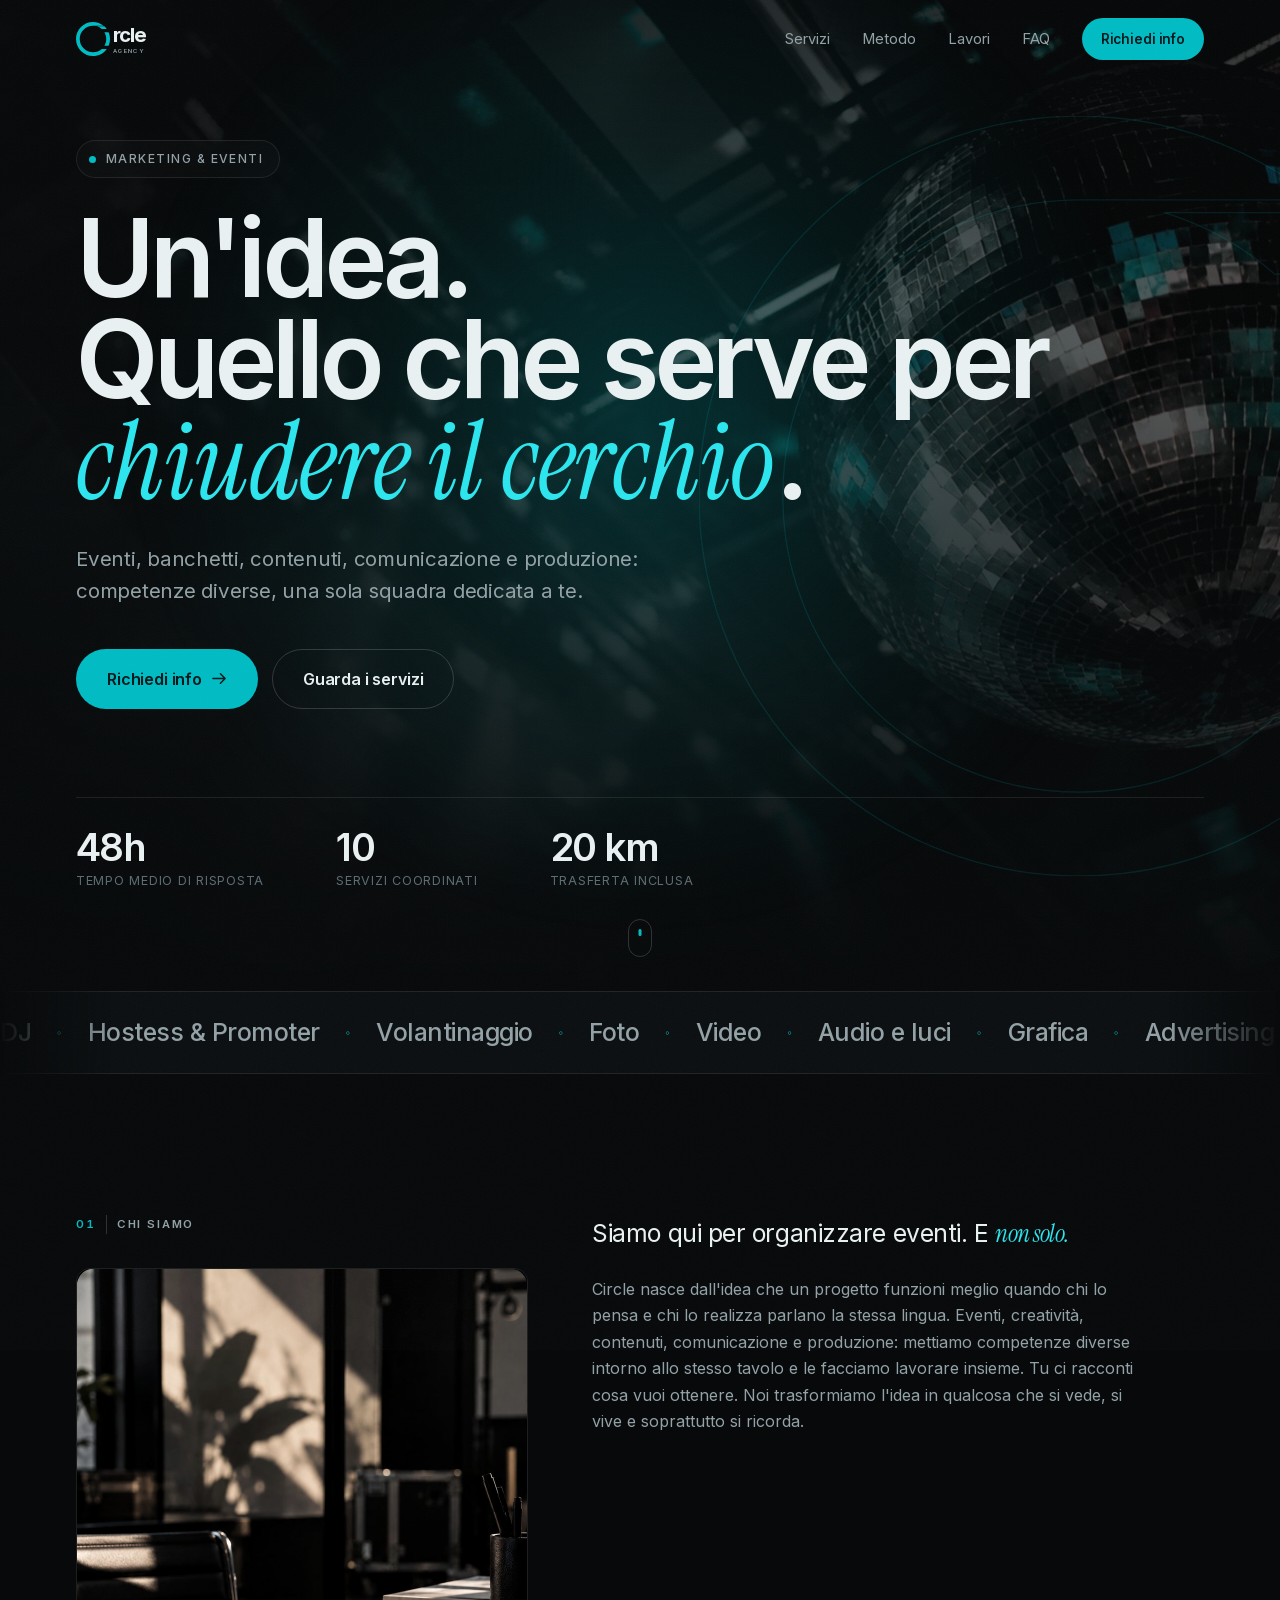
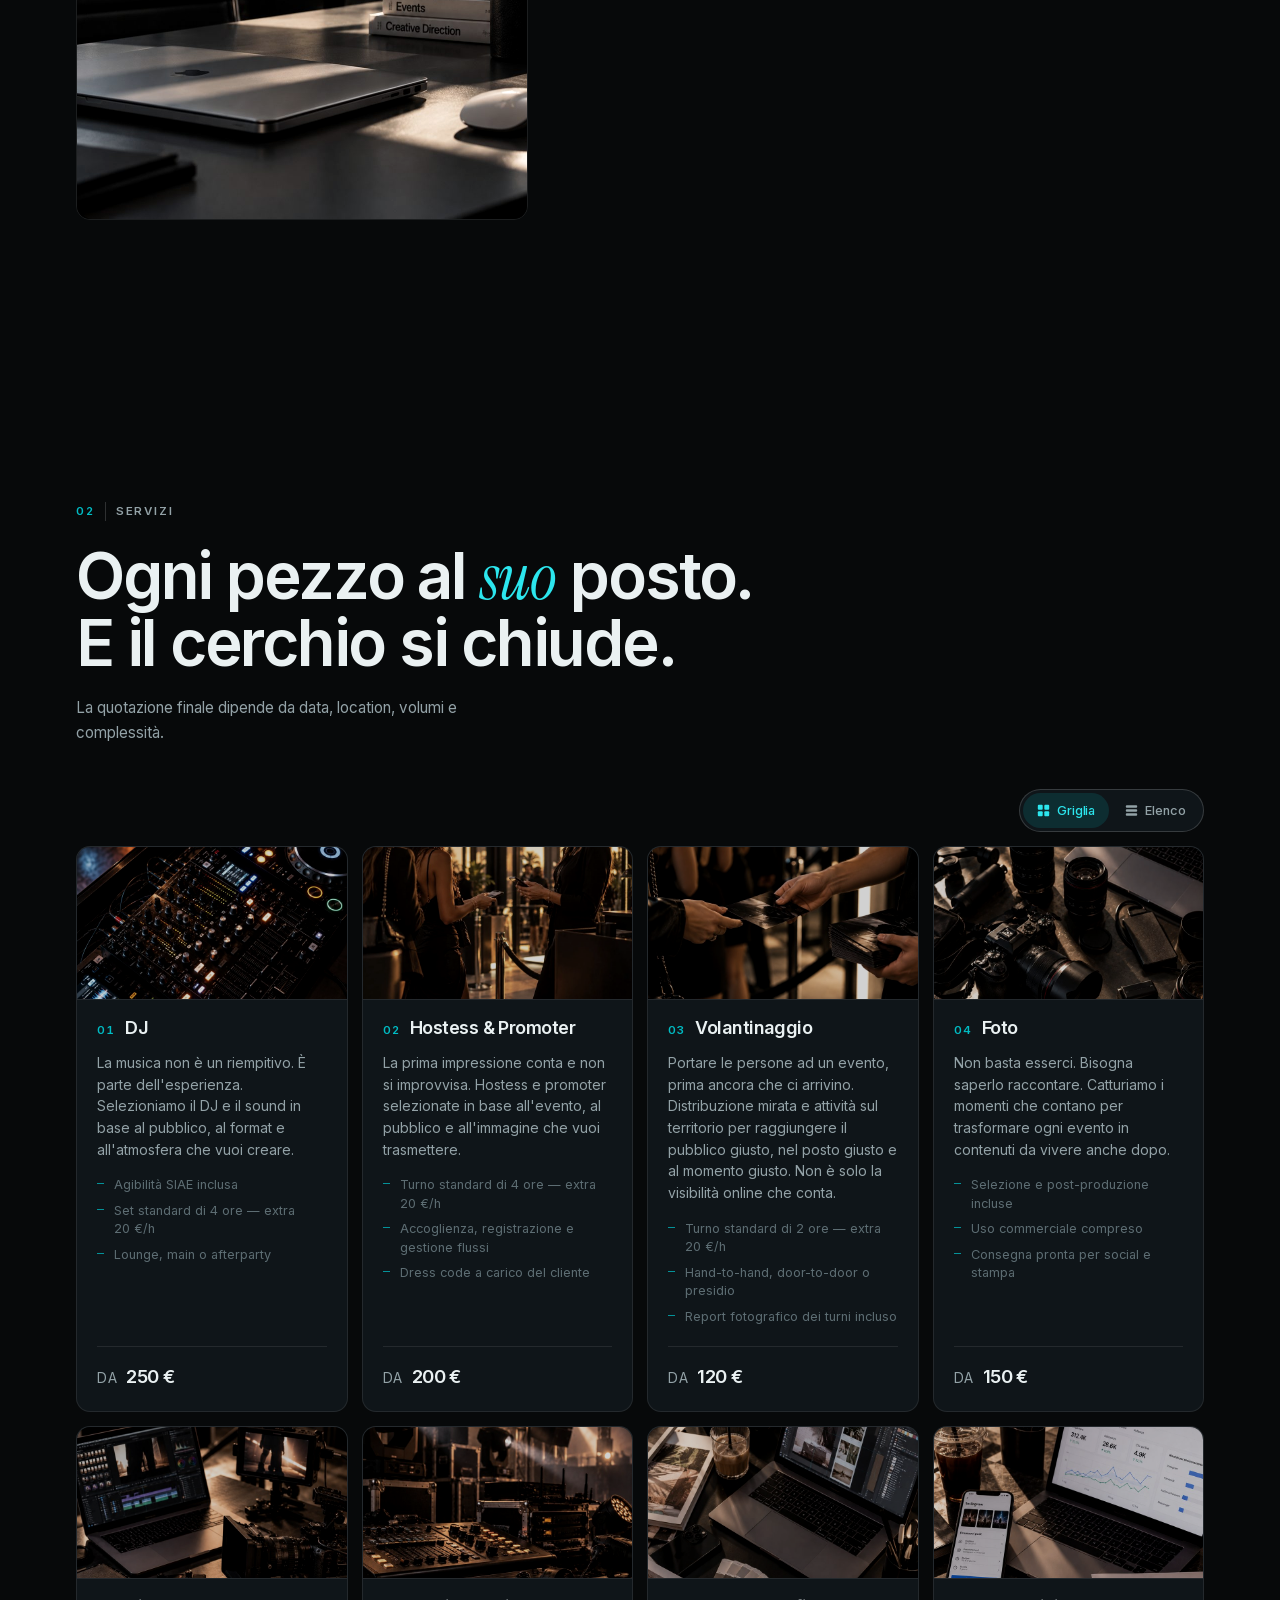
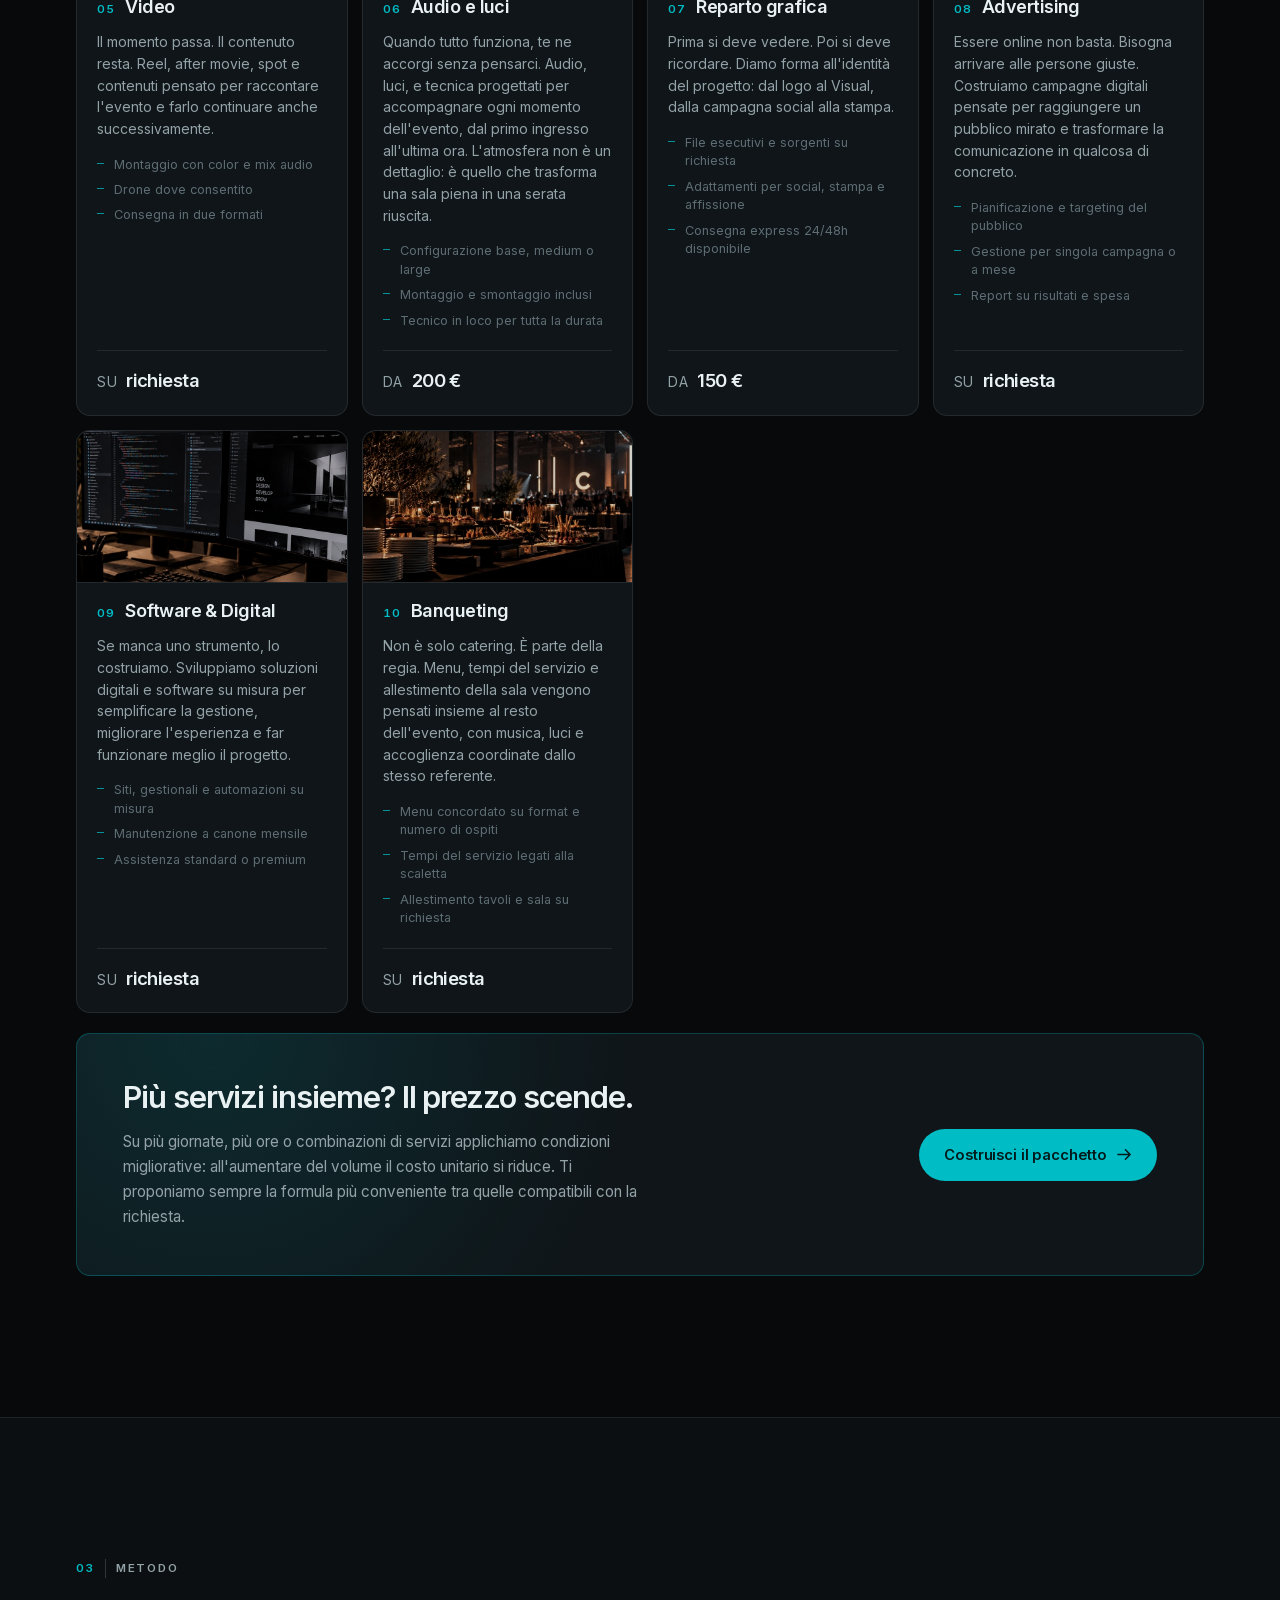
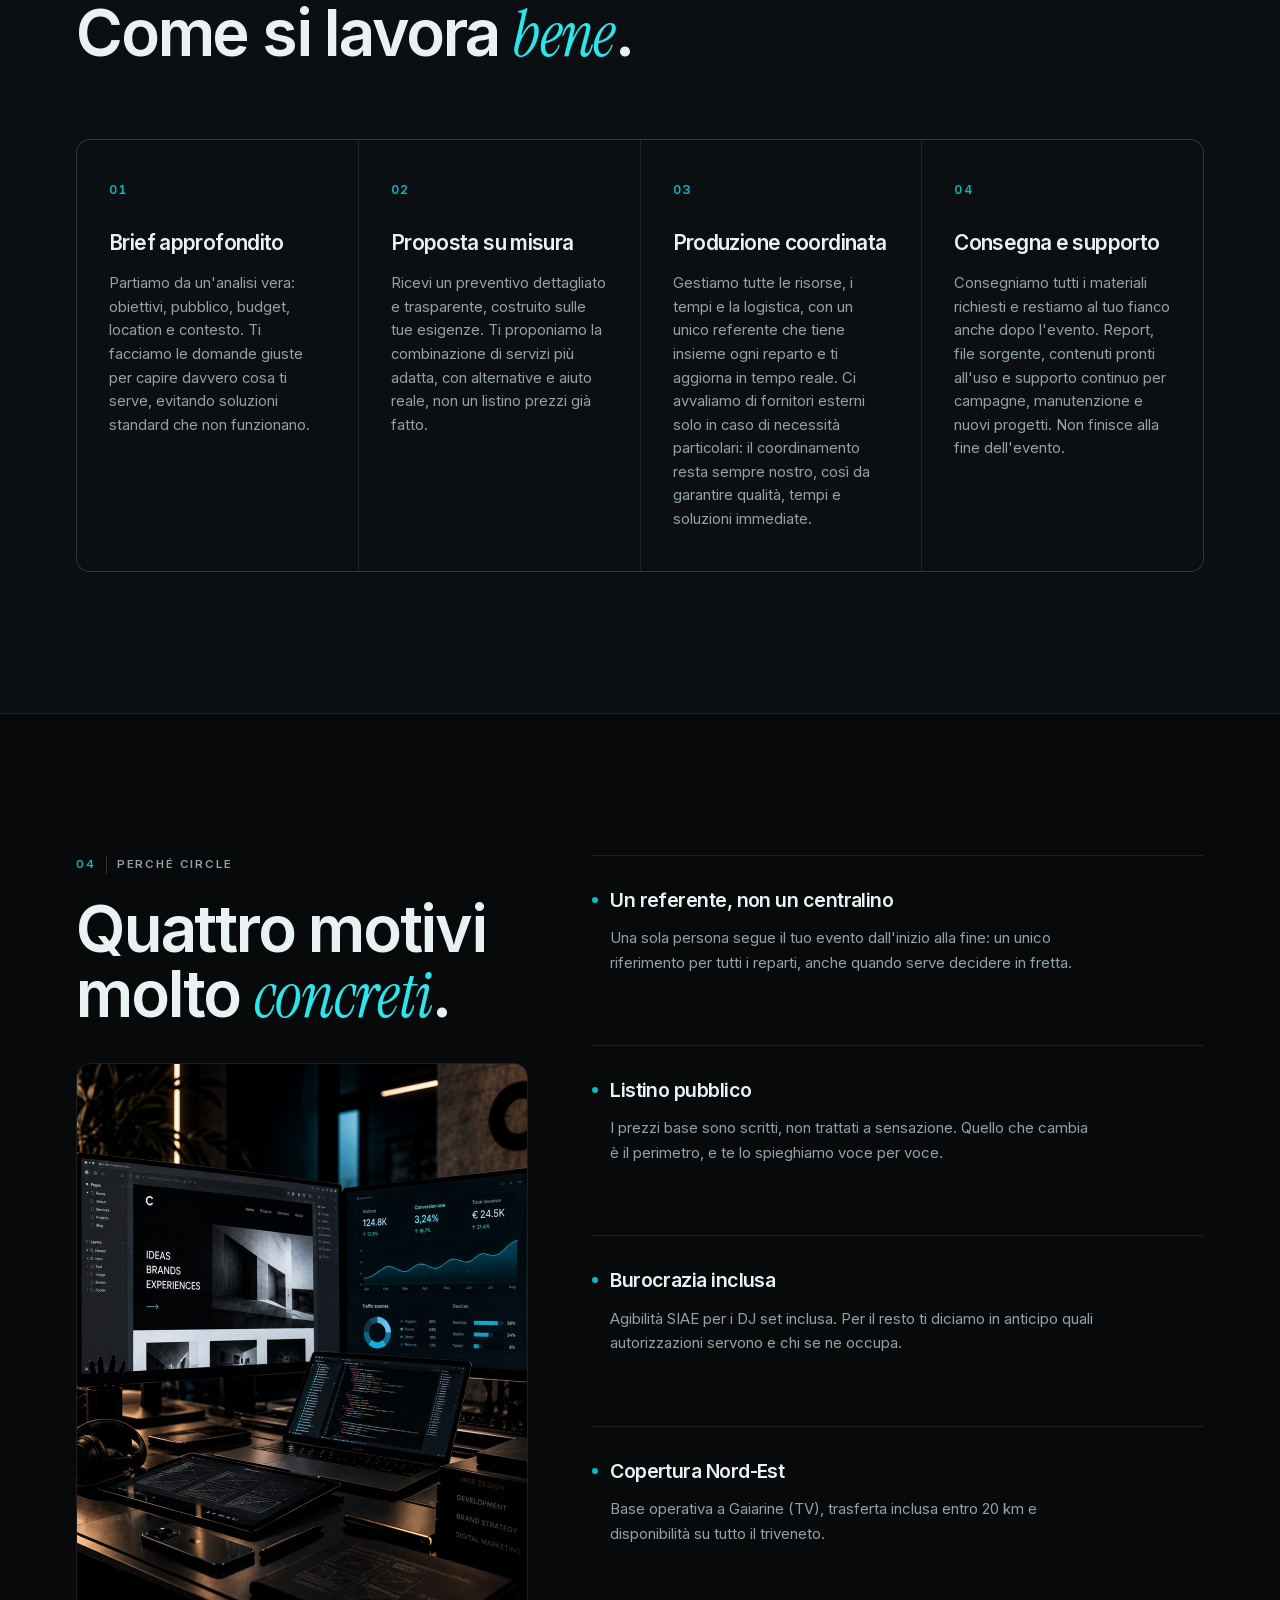
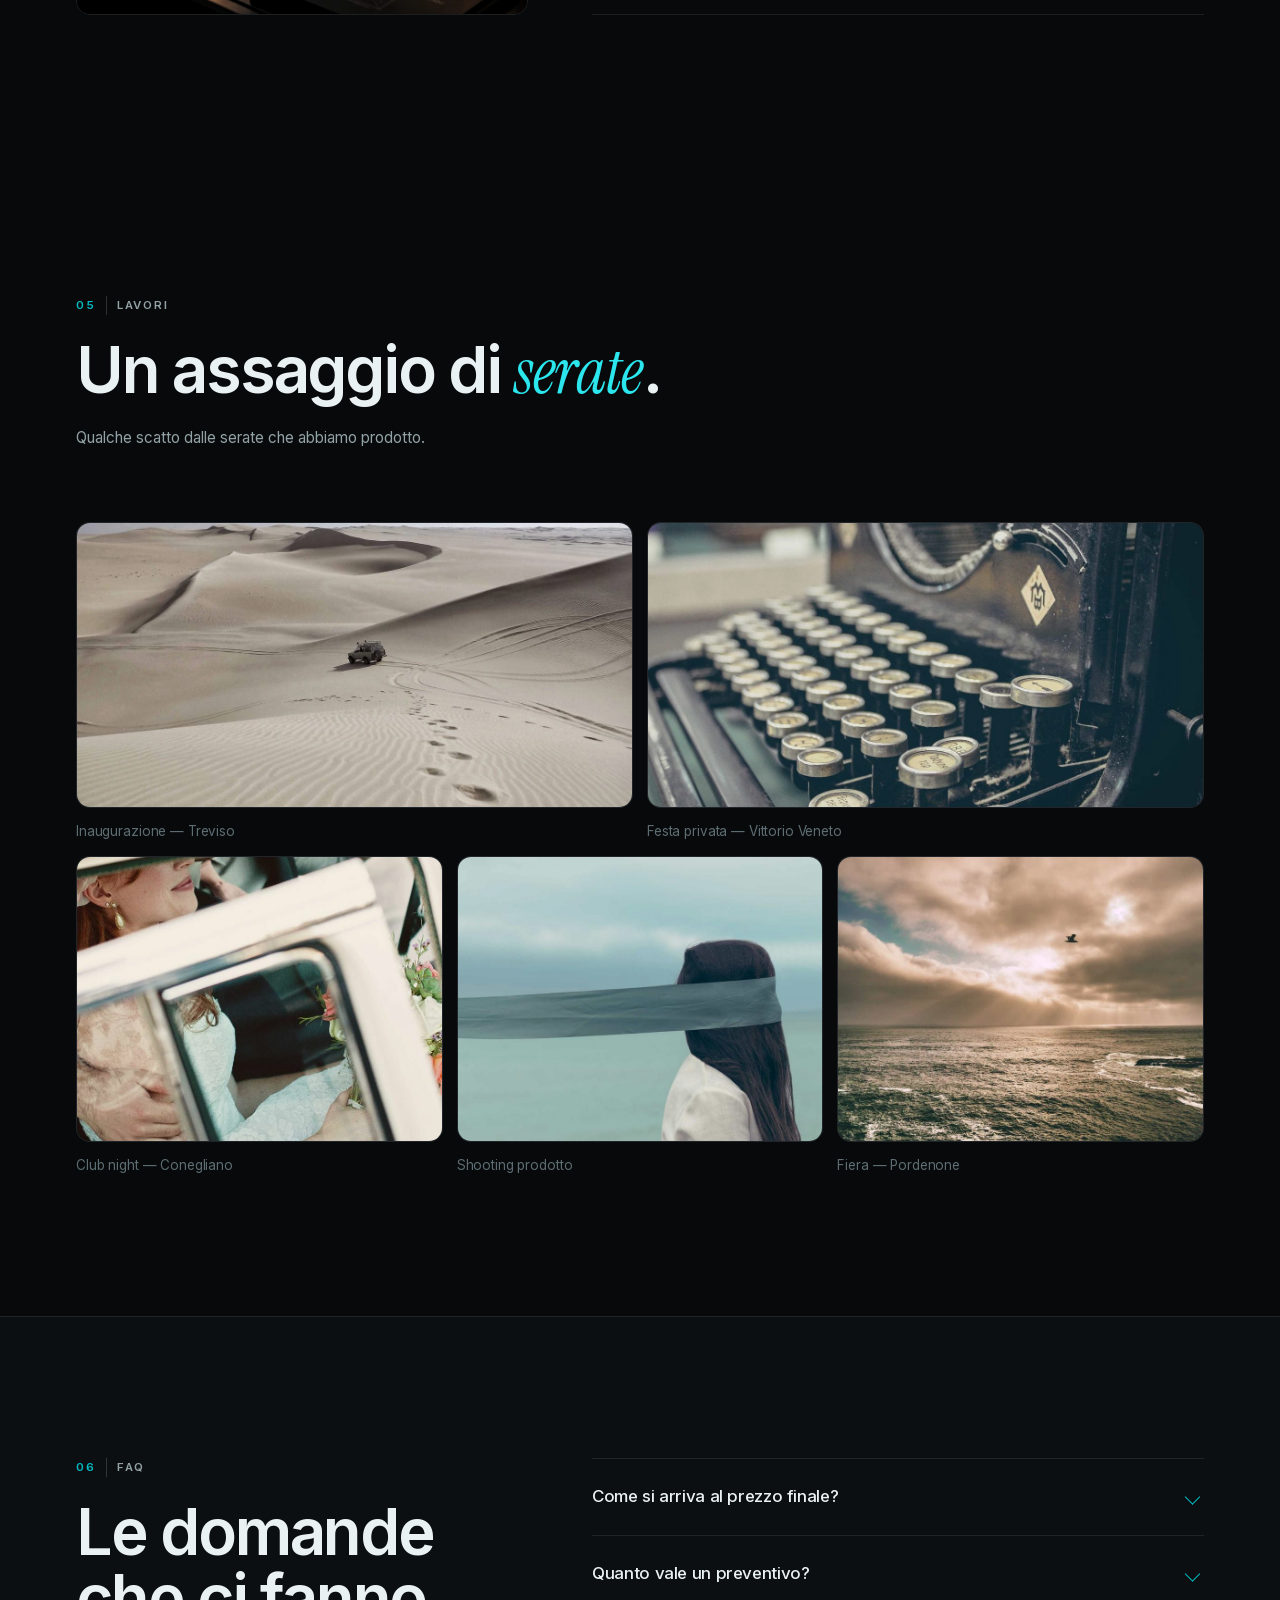
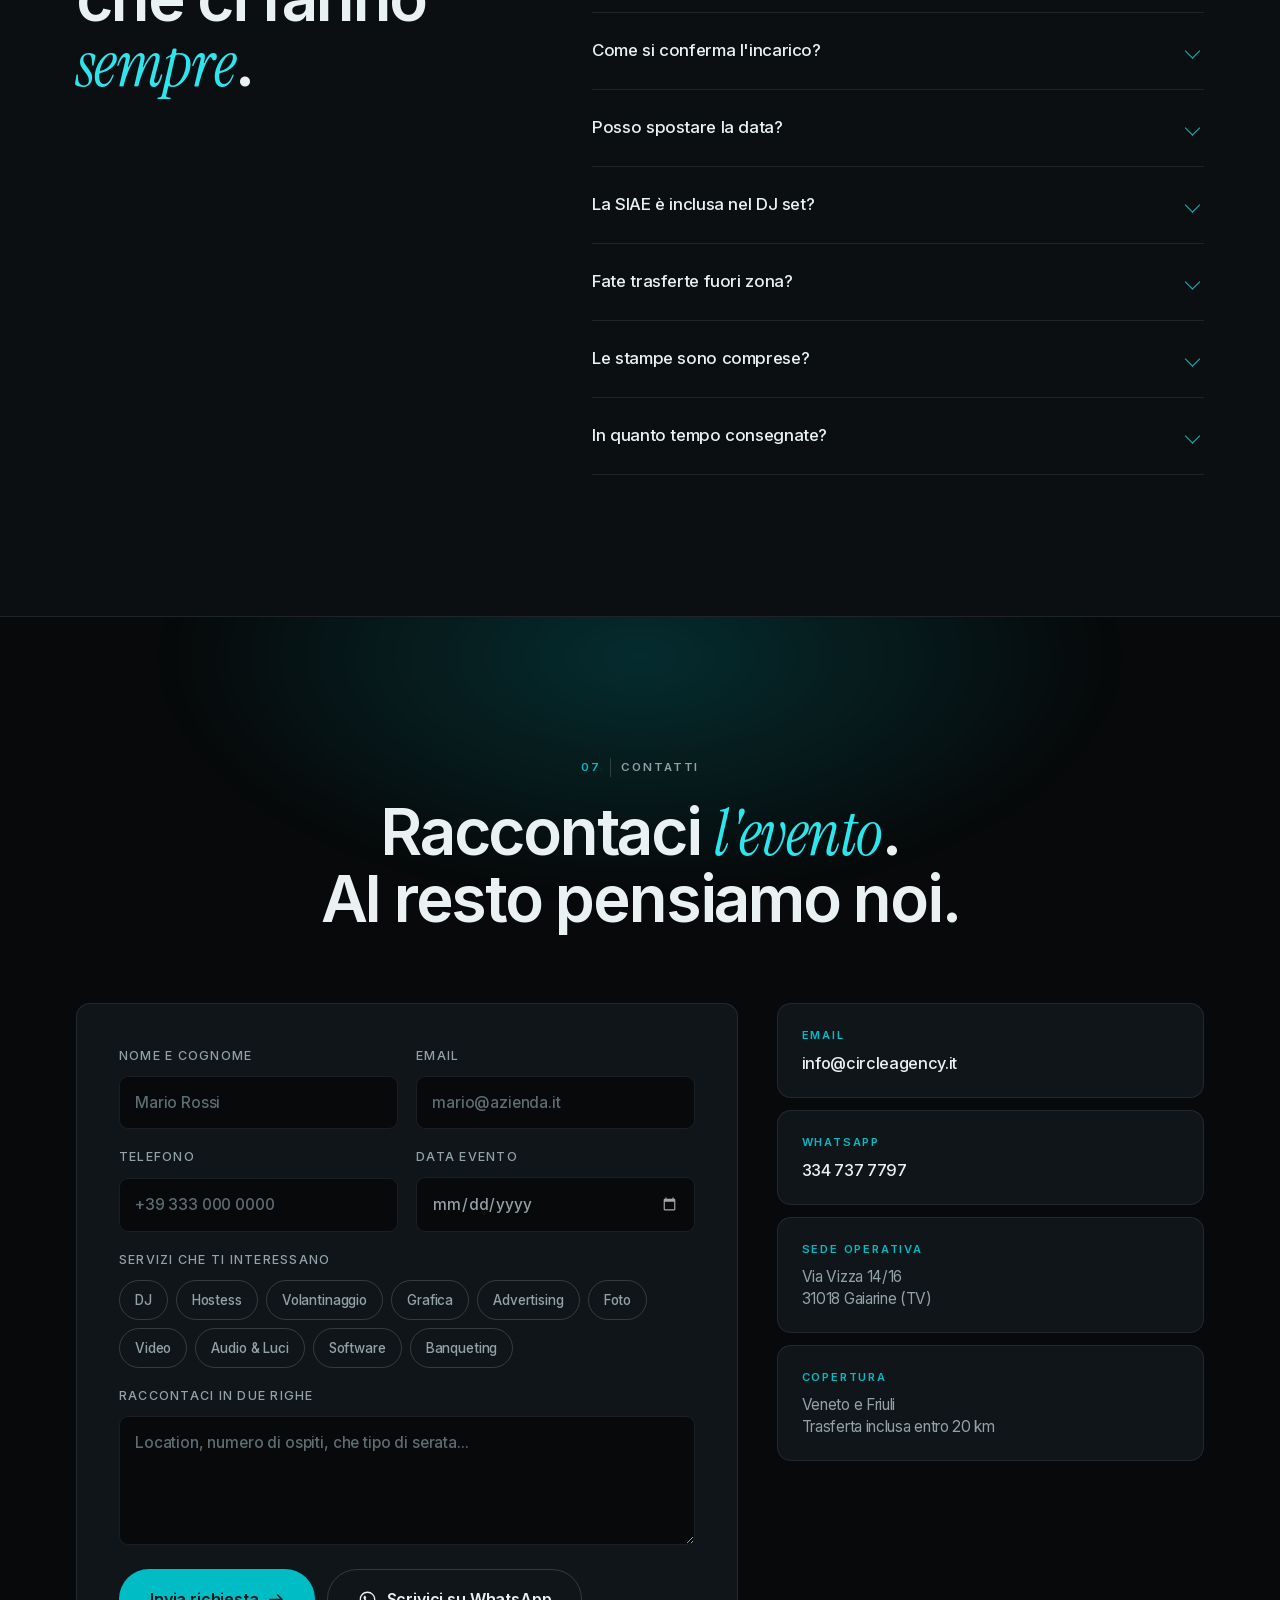
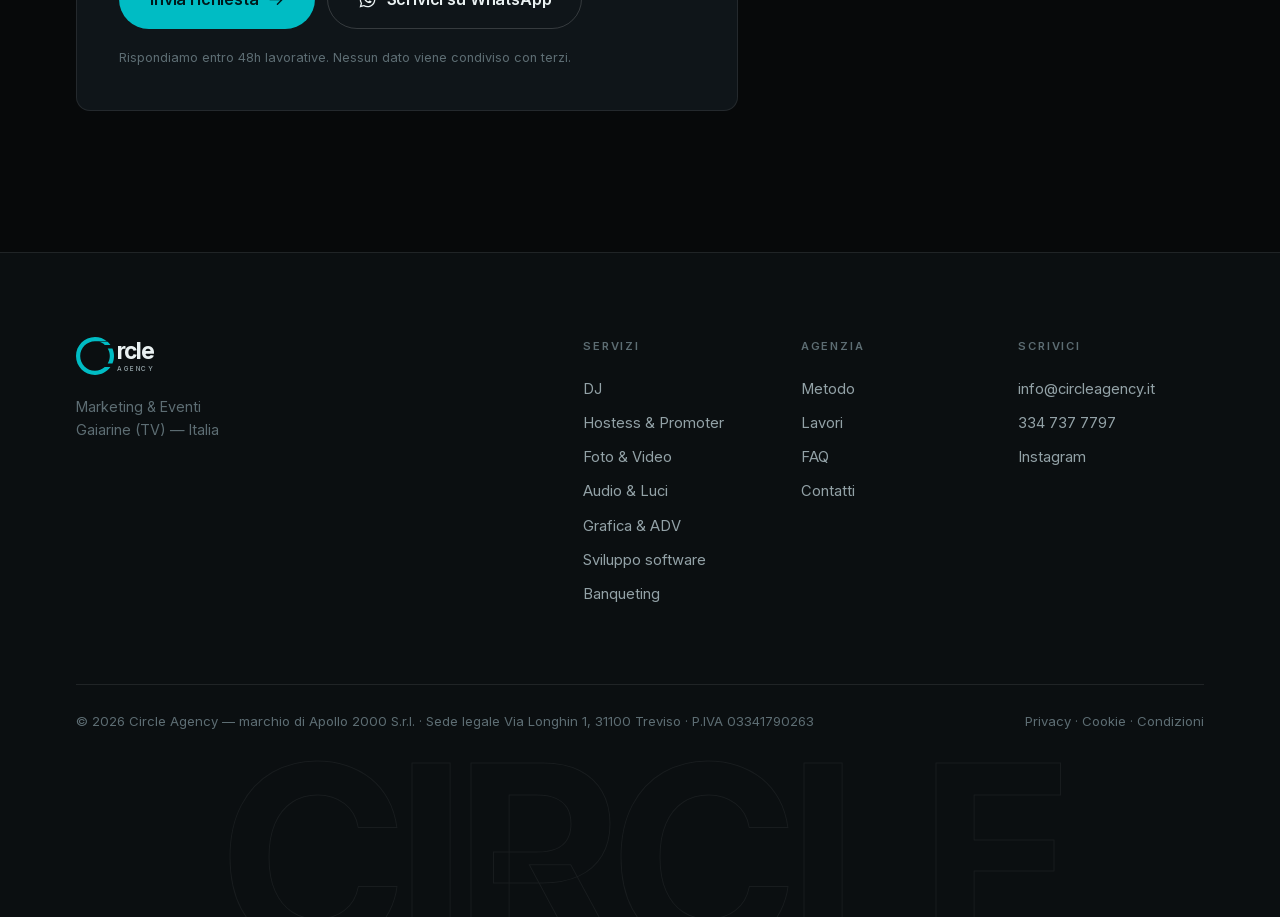
<file: index.html>
<!DOCTYPE html>
<html lang="it"><head>
<meta charset="utf-8">
<meta name="viewport" content="width=device-width, initial-scale=1">
<title>Circle Agency — Marketing &amp; Eventi | Gaiarine (TV)</title>
<meta name="description" content="Eventi e banchetti, DJ, hostess, foto e video, audio e luci, grafica, advertising e software. Dieci servizi, un solo interlocutore. Agenzia marketing ed eventi a Gaiarine (TV).">
<meta name="theme-color" content="#07090a">

<!-- Open Graph -->
<meta property="og:type" content="website">
<meta property="og:title" content="Circle Agency — Marketing &amp; Eventi">
<meta property="og:description" content="Dieci servizi, un solo interlocutore. Dal brief alla consegna.">
<meta property="og:locale" content="it_IT">

<link rel="icon" href="assets/img/favicon.svg?v=8afbf0cc" type="image/svg+xml">
<link rel="icon" href="favicon.ico" sizes="32x32">
<link rel="apple-touch-icon" href="assets/img/apple-touch-icon.png?v=f240e10c">
<link rel="stylesheet" href="assets/css/style.css?v=bd4421fc">
</head>
<body>

<div class="grain" aria-hidden="true"></div>

<!-- ═══════════════════ NAV ═══════════════════ -->
<header class="nav" id="nav">
  <div class="nav__inner">
    <a href="#top" class="logo" aria-label="Circle Agency — home">
      <svg class="logo__mark" viewBox="0 0 1186.29 1186.18" fill="currentColor" aria-hidden="true">
        <path d="M 963.69 130.88 C 862.22 49.18 733.56 0.00 593.09 0.00 C 265.53 0.00 0.00 265.53 0.00 593.09 C 0.00 920.66 265.53 1186.18 593.09 1186.18 C 791.48 1186.18 966.65 1088.42 1074.36 938.86 L 899.04 938.86 C 817.48 1011.09 710.60 1055.33 593.09 1055.33 C 337.81 1055.33 130.88 848.38 130.88 593.12 C 130.88 337.86 337.84 130.91 593.09 130.91 Z"></path>
        <path d="M 726.12 150.71 C 790.60 170.24 849.23 203.33 898.52 246.83 L 1073.95 246.83 C 1048.57 211.68 1019.35 179.55 987.11 150.71 L 726.14 150.71 Z"></path>
        <path d="M 989.75 356.67 C 1031.13 425.91 1055.33 506.59 1055.33 593.09 C 1055.33 679.60 1031.22 759.87 990.03 829.02 L 1137.38 829.02 C 1168.80 756.71 1186.29 676.96 1186.29 593.09 C 1186.29 509.03 1168.66 429.12 1137.11 356.67 Z"></path>
      </svg>
      <!-- la "i" di Circle è il segmento ciano del marchio, come nel logo
           originale: qui va scritto solo "rcle". Il nome completo per gli
           screen reader è nell'aria-label del link. -->
      <span class="logo__type">
        <b>rcle</b>
        <i>Agency</i>
      </span>
    </a>

    <nav class="nav__links" id="navlinks">
      <a href="#servizi">Servizi</a>
      <a href="#metodo">Metodo</a>
      <a href="#lavori">Lavori</a>
      <a href="#faq">FAQ</a>
      <a href="#contatti" class="btn btn--sm">Richiedi info</a>
    </nav>

    <button class="burger" id="burger" aria-label="Apri menu" aria-expanded="false" aria-controls="navlinks">
      <span></span><span></span>
    </button>
  </div>
</header>

<main id="top">

<!-- ═══════════════════ HERO ═══════════════════ -->
<section class="hero">
  <!-- Sfondo hero. Consigliata una foto orizzontale scura e non troppo
       "affollata" al centro: sopra ci va il titolo. -->
  <div class="hero__bg" aria-hidden="true">
    <img src="assets/img/foto/hero.jpg?v=cfb0a75b" alt="" width="1920" height="1080" fetchpriority="high">
  </div>
  <div class="hero__glow" aria-hidden="true"></div>
  <svg class="hero__ring" viewBox="0 0 1186.29 1186.18" aria-hidden="true">
    <path d="M 963.69 130.88 C 862.22 49.18 733.56 0.00 593.09 0.00 C 265.53 0.00 0.00 265.53 0.00 593.09 C 0.00 920.66 265.53 1186.18 593.09 1186.18 C 791.48 1186.18 966.65 1088.42 1074.36 938.86 L 899.04 938.86 C 817.48 1011.09 710.60 1055.33 593.09 1055.33 C 337.81 1055.33 130.88 848.38 130.88 593.12 C 130.88 337.86 337.84 130.91 593.09 130.91 Z"></path>
    <path d="M 726.12 150.71 C 790.60 170.24 849.23 203.33 898.52 246.83 L 1073.95 246.83 C 1048.57 211.68 1019.35 179.55 987.11 150.71 L 726.14 150.71 Z"></path>
    <path d="M 989.75 356.67 C 1031.13 425.91 1055.33 506.59 1055.33 593.09 C 1055.33 679.60 1031.22 759.87 990.03 829.02 L 1137.38 829.02 C 1168.80 756.71 1186.29 676.96 1186.29 593.09 C 1186.29 509.03 1168.66 429.12 1137.11 356.67 Z"></path>
  </svg>

  <div class="wrap hero__inner">
    <p class="eyebrow reveal"><span class="dot"></span> Marketing &amp; Eventi</p>

    <h1 class="hero__h1 reveal" data-delay="1">Un'idea.<br>
Quello che serve
per <em>chiudere il cerchio</em>.</h1>

    <p class="hero__sub reveal" data-delay="2">Eventi, banchetti, contenuti, comunicazione e produzione:
competenze diverse, una sola squadra dedicata a te.</p>

    <div class="hero__cta reveal" data-delay="3">
      <a href="#contatti" class="btn btn--lg">Richiedi info
        <svg viewBox="0 0 16 16" aria-hidden="true"><path d="M1 8h13M9 3l5 5-5 5" fill="none" stroke="currentColor" stroke-width="1.6" stroke-linecap="round" stroke-linejoin="round"></path></svg>
      </a>
      <a href="#servizi" class="btn btn--ghost btn--lg">Guarda i servizi</a>
    </div>

    <ul class="hero__facts reveal" data-delay="4">
      <li><b>48h</b><span>tempo medio di risposta</span></li>
      <li><b>10</b><span>servizi coordinati</span></li>
      <li><b>20&nbsp;km</b><span>trasferta inclusa</span></li>
    </ul>
  </div>

  <a href="#servizi" class="scrollcue" aria-hidden="true"><span></span></a>
</section>

<!-- ═══════════════════ MARQUEE ═══════════════════ -->
<div class="marquee" aria-hidden="true">
  <div class="marquee__track">
    <!-- duplicated once for a seamless loop -->
    <span>DJ</span><i>◦</i><span>Hostess &amp; Promoter</span><i>◦</i><span>Volantinaggio</span><i>◦</i><span>Foto</span><i>◦</i><span>Video</span><i>◦</i><span>Audio e luci</span><i>◦</i><span>Grafica</span><i>◦</i><span>Advertising</span><i>◦</i><span>Software &amp; Digital</span><i>◦</i><span>Banqueting</span><i>◦</i>
    <span>DJ</span><i>◦</i><span>Hostess &amp; Promoter</span><i>◦</i><span>Volantinaggio</span><i>◦</i><span>Foto</span><i>◦</i><span>Video</span><i>◦</i><span>Audio e luci</span><i>◦</i><span>Grafica</span><i>◦</i><span>Advertising</span><i>◦</i><span>Software &amp; Digital</span><i>◦</i><span>Banqueting</span><i>◦</i>
  </div>
</div>

<!-- ═══════════════════ INTRO ═══════════════════ -->
<section class="section intro">
  <div class="wrap grid-2">
    <div>
      <p class="label reveal"><span class="num">01</span> Chi siamo</p>
      <figure class="media reveal" data-delay="1">
        <img src="assets/img/foto/agenzia-01.jpg?v=ff464a91" alt="Il team Circle al lavoro durante un evento" width="900" height="1100" loading="lazy">
      </figure>
    </div>
    <div>
      <p class="lead reveal">Siamo qui per organizzare eventi. E <em>non solo.</em></p>
      <p class="body reveal" data-delay="1">Circle nasce dall'idea che un progetto funzioni meglio quando chi lo pensa e chi lo realizza parlano la stessa lingua.

Eventi, creatività, contenuti, comunicazione e produzione: mettiamo competenze diverse intorno allo stesso tavolo e le facciamo lavorare insieme.

Tu ci racconti cosa vuoi ottenere.
Noi trasformiamo l'idea in qualcosa che si vede, si vive e soprattutto si ricorda.</p>
    </div>
  </div>
</section>

<!-- ═══════════════════ SERVIZI ═══════════════════ -->
<section class="section" id="servizi">
  <div class="wrap">
    <header class="sechead">
      <p class="label reveal"><span class="num">02</span> Servizi</p>
      <h2 class="h2 reveal">Ogni pezzo al <em>suo</em> posto.<br>E il cerchio si chiude.</h2>
      <p class="sechead__note reveal" data-delay="1">
        La quotazione finale dipende da data, location, volumi e complessità.
      </p>
    </header>

    <div class="viewbar" role="group" aria-label="Come mostrare i servizi">
      <button type="button" class="viewbtn" data-view="grid" aria-pressed="true">
        <svg viewBox="0 0 16 16" aria-hidden="true"><rect x="1" y="1" width="6" height="6" rx="1.2"/><rect x="9" y="1" width="6" height="6" rx="1.2"/><rect x="1" y="9" width="6" height="6" rx="1.2"/><rect x="9" y="9" width="6" height="6" rx="1.2"/></svg>
        Griglia
      </button>
      <button type="button" class="viewbtn" data-view="list" aria-pressed="false">
        <svg viewBox="0 0 16 16" aria-hidden="true"><rect x="1" y="1.5" width="14" height="3.2" rx="1.2"/><rect x="1" y="6.4" width="14" height="3.2" rx="1.2"/><rect x="1" y="11.3" width="14" height="3.2" rx="1.2"/></svg>
        Elenco
      </button>
    </div>

    <div class="cards">

      <article class="card reveal" tabindex="0">
        <figure class="card__media">
          <img src="assets/img/foto/servizio-dj.jpg?v=fc2a8923" alt="DJ al mixer durante un evento" width="800" height="500" loading="lazy">
        </figure>
        <div class="card__top"><span class="card__idx">01</span><h3>DJ</h3></div>
        <p>La musica non è un riempitivo.
È parte dell'esperienza.

Selezioniamo il DJ e il sound in base al pubblico, al format e all'atmosfera che vuoi creare.</p>
        <ul class="card__list">
          <li>Agibilità SIAE inclusa</li>
          <li>Set standard di 4 ore — extra 20 €/h</li>
          <li>Lounge, main o afterparty</li>
        </ul>
        <p class="card__price">da <b>250&nbsp;€</b></p>
      </article>

      <article class="card reveal" data-delay="1" tabindex="0">
        <figure class="card__media">
          <img src="assets/img/foto/servizio-hostess.jpg?v=65a18d6c" alt="Hostess che controlla gli accrediti all’ingresso di un evento" width="800" height="500" loading="lazy">
        </figure>
        <div class="card__top"><span class="card__idx">02</span><h3>Hostess &amp; Promoter</h3></div>
        <p>La prima impressione conta e non si improvvisa.

Hostess e promoter selezionate in base all'evento, al pubblico e all'immagine che vuoi trasmettere.</p>
        <ul class="card__list">
          <li>Turno standard di 4 ore — extra 20 €/h</li>
          <li>Accoglienza, registrazione e gestione flussi</li>
          <li>Dress code a carico del cliente</li>
        </ul>
        <p class="card__price">da <b>200&nbsp;€</b></p>
      </article>

      <article class="card reveal" data-delay="2" tabindex="0">
        <figure class="card__media">
          <img src="assets/img/foto/servizio-volantinaggio.jpg?v=66a691e3" alt="Distribuzione volantini in strada" width="800" height="500" loading="lazy">
        </figure>
        <div class="card__top"><span class="card__idx">03</span><h3>Volantinaggio</h3></div>
        <p>Portare le persone ad un evento, prima ancora che ci arrivino.

Distribuzione mirata e attività sul territorio per raggiungere il pubblico giusto, nel posto giusto e al momento giusto. Non è solo la visibilità online che conta.</p>
        <ul class="card__list">
          <li>Turno standard di 2 ore — extra 20 €/h</li>
          <li>Hand-to-hand, door-to-door o presidio</li>
          <li>Report fotografico dei turni incluso</li>
        </ul>
        <p class="card__price">da <b>120&nbsp;€</b></p>
      </article>

      <article class="card reveal" tabindex="0">
        <figure class="card__media">
          <img src="assets/img/foto/servizio-fotografia.jpg?v=5d85b609" alt="Fotografo durante uno shooting" width="800" height="500" loading="lazy">
        </figure>
        <div class="card__top"><span class="card__idx">04</span><h3>Foto</h3></div>
        <p>Non basta esserci. Bisogna saperlo raccontare.
Catturiamo i momenti che contano per trasformare ogni evento in contenuti da vivere anche dopo.</p>
        <ul class="card__list">
          <li>Selezione e post-produzione incluse</li>
          <li>Uso commerciale compreso</li>
          <li>Consegna pronta per social e stampa</li>
        </ul>
        <p class="card__price">da <b>150&nbsp;€</b></p>
      </article>

      <article class="card reveal" data-delay="1" tabindex="0">
        <figure class="card__media">
          <img src="assets/img/foto/servizio-video.jpg?v=7481a067" alt="Videomaker che riprende un evento" width="800" height="500" loading="lazy">
        </figure>
        <div class="card__top"><span class="card__idx">05</span><h3>Video</h3></div>
        <p>Il momento passa. Il contenuto resta.
Reel, after movie, spot e contenuti pensato per raccontare l'evento e farlo continuare anche successivamente.</p>
        <ul class="card__list">
          <li>Montaggio con color e mix audio</li>
          <li>Drone dove consentito</li>
          <li>Consegna in due formati</li>
        </ul>
        <p class="card__price">su <b>richiesta</b></p>
      </article>

      <article class="card reveal" data-delay="2" tabindex="0">
        <figure class="card__media">
          <img src="assets/img/foto/servizio-audio-luci.jpg?v=b265c9bd" alt="Impianto audio e luci su un palco" width="800" height="500" loading="lazy">
        </figure>
        <div class="card__top"><span class="card__idx">06</span><h3>Audio e luci</h3></div>
        <p>Quando tutto funziona, te ne accorgi senza pensarci.
Audio, luci, e tecnica progettati per accompagnare ogni momento dell'evento, dal primo ingresso all'ultima ora. L'atmosfera non è un dettaglio: è quello che trasforma una sala piena in una serata riuscita.</p>
        <ul class="card__list">
          <li>Configurazione base, medium o large</li>
          <li>Montaggio e smontaggio inclusi</li>
          <li>Tecnico in loco per tutta la durata</li>
        </ul>
        <p class="card__price">da <b>200&nbsp;€</b></p>
      </article>

      <article class="card reveal" tabindex="0">
        <figure class="card__media">
          <img src="assets/img/foto/servizio-grafica.jpg?v=c06370bd" alt="Materiali grafici e stampati" width="800" height="500" loading="lazy">
        </figure>
        <div class="card__top"><span class="card__idx">07</span><h3>Reparto grafica</h3></div>
        <p>Prima si deve vedere. Poi si deve ricordare.
Diamo forma all'identità del progetto: dal logo al Visual, dalla campagna social alla stampa.</p>
        <ul class="card__list">
          <li>File esecutivi e sorgenti su richiesta</li>
          <li>Adattamenti per social, stampa e affissione</li>
          <li>Consegna express 24/48h disponibile</li>
        </ul>
        <p class="card__price">da <b>150&nbsp;€</b></p>
      </article>

      <article class="card reveal" data-delay="1" tabindex="0">
        <figure class="card__media">
          <img src="assets/img/foto/servizio-advertising.jpg?v=e93d076b" alt="Campagna pubblicitaria digitale" width="800" height="500" loading="lazy">
        </figure>
        <div class="card__top"><span class="card__idx">08</span><h3>Advertising</h3></div>
        <p>Essere online non basta. Bisogna arrivare alle persone giuste.
Costruiamo campagne digitali pensate per raggiungere un pubblico mirato e trasformare la comunicazione in qualcosa di concreto.</p>
        <ul class="card__list">
          <li>Pianificazione e targeting del pubblico</li>
          <li>Gestione per singola campagna o a mese</li>
          <li>Report su risultati e spesa</li>
        </ul>
        <p class="card__price">su <b>richiesta</b></p>
      </article>

      <article class="card reveal" data-delay="2" tabindex="0">
        <figure class="card__media">
          <img src="assets/img/foto/servizio-software.jpg?v=bced6322" alt="Interfaccia di un sito realizzato da Circle" width="800" height="500" loading="lazy">
        </figure>
        <div class="card__top"><span class="card__idx">09</span><h3>Software &amp; Digital</h3></div>
        <p>Se manca uno strumento, lo costruiamo.
Sviluppiamo soluzioni digitali e software su misura per semplificare la gestione, migliorare l'esperienza e far funzionare meglio il progetto.</p>
        <ul class="card__list">
          <li>Siti, gestionali e automazioni su misura</li>
          <li>Manutenzione a canone mensile</li>
          <li>Assistenza standard o premium</li>
        </ul>
        <p class="card__price">su <b>richiesta</b></p>
      </article>
      <article class="card reveal" tabindex="0">
        <figure class="card__media">
          <img src="assets/img/foto/servizio-banqueting.jpg?v=c2aca06f" alt="Buffet allestito in una sala eventi con il logo Circle" width="800" height="500" loading="lazy">
        </figure>
        <div class="card__top"><span class="card__idx">10</span><h3>Banqueting</h3></div>
        <p>Non è solo catering. È parte della regia.
Menu, tempi del servizio e allestimento della sala vengono pensati insieme al resto dell'evento, con musica, luci e accoglienza coordinate dallo stesso referente.</p>
        <ul class="card__list">
          <li>Menu concordato su format e numero di ospiti</li>
          <li>Tempi del servizio legati alla scaletta</li>
          <li>Allestimento tavoli e sala su richiesta</li>
        </ul>
        <p class="card__price">su <b>richiesta</b></p>
      </article>

    </div>

    <div class="bundle reveal">
      <div>
        <h3>Più servizi insieme? Il prezzo scende.</h3>
        <p>Su più giornate, più ore o combinazioni di servizi applichiamo
           condizioni migliorative: all'aumentare del volume il costo unitario si
           riduce. Ti proponiamo sempre la formula più conveniente tra quelle
           compatibili con la richiesta.</p>
      </div>
      <a href="#contatti" class="btn">Costruisci il pacchetto
        <svg viewBox="0 0 16 16" aria-hidden="true"><path d="M1 8h13M9 3l5 5-5 5" fill="none" stroke="currentColor" stroke-width="1.6" stroke-linecap="round" stroke-linejoin="round"></path></svg>
      </a>
    </div>
  </div>
</section>

<!-- ═══════════════════ METODO ═══════════════════ -->
<section class="section section--alt" id="metodo">
  <div class="wrap">
    <header class="sechead">
      <p class="label reveal"><span class="num">03</span> Metodo</p>
      <h2 class="h2 reveal">Come si lavora <em>bene</em>.</h2>
    </header>

    <ol class="steps">
      <li class="step reveal">
        <span class="step__n">01</span>
        <h3>Brief approfondito</h3>
        <p>Partiamo da un'analisi vera: obiettivi, pubblico, budget, location e contesto. Ti facciamo le domande giuste per capire davvero cosa ti serve, evitando soluzioni standard che non funzionano.</p>
      </li>
      <li class="step reveal" data-delay="1">
        <span class="step__n">02</span>
        <h3>Proposta su misura</h3>
        <p>Ricevi un preventivo dettagliato e trasparente, costruito sulle tue esigenze. Ti proponiamo la combinazione di servizi più adatta, con alternative e aiuto reale, non un listino prezzi già fatto.</p>
      </li>
      <li class="step reveal" data-delay="2">
        <span class="step__n">03</span>
        <h3>Produzione coordinata</h3>
        <p>Gestiamo tutte le risorse, i tempi e la logistica, con un unico referente che tiene insieme ogni reparto e ti aggiorna in tempo reale. Ci avvaliamo di fornitori esterni solo in caso di necessità particolari: il coordinamento resta sempre nostro, così da garantire qualità, tempi e soluzioni immediate.</p>
      </li>
      <li class="step reveal" data-delay="3">
        <span class="step__n">04</span>
        <h3>Consegna e supporto</h3>
        <p>Consegniamo tutti i materiali richiesti e restiamo al tuo fianco anche dopo l'evento. Report, file sorgente, contenuti pronti all'uso e supporto continuo per campagne, manutenzione e nuovi progetti. Non finisce alla fine dell'evento.</p>
      </li>
    </ol>
  </div>
</section>

<!-- ═══════════════════ PERCHÉ ═══════════════════ -->
<section class="section why">
  <div class="wrap grid-2">
    <div>
      <p class="label reveal"><span class="num">04</span> Perché Circle</p>
      <h2 class="h2 reveal">Quattro motivi<br>molto <em>concreti</em>.</h2>
      <figure class="media reveal" data-delay="1">
        <img src="assets/img/foto/agenzia-02.jpg?v=697781a3" alt="Allestimento di un evento curato da Circle" width="900" height="1100" loading="lazy">
      </figure>
    </div>
    <ul class="why__list">
      <li class="reveal">
        <h3>Un referente, non un centralino</h3>
        <p>Una sola persona segue il tuo evento dall'inizio alla fine: un unico
           riferimento per tutti i reparti, anche quando serve decidere in fretta.</p>
      </li>
      <li class="reveal" data-delay="1">
        <h3>Listino pubblico</h3>
        <p>I prezzi base sono scritti, non trattati a sensazione. Quello che
           cambia è il perimetro, e te lo spieghiamo voce per voce.</p>
      </li>
      <li class="reveal" data-delay="2">
        <h3>Burocrazia inclusa</h3>
        <p>Agibilità SIAE per i DJ set inclusa. Per il resto ti diciamo in anticipo
           quali autorizzazioni servono e chi se ne occupa.</p>
      </li>
      <li class="reveal" data-delay="3">
        <h3>Copertura Nord-Est</h3>
        <p>Base operativa a Gaiarine (TV), trasferta inclusa entro 20 km e
           disponibilità su tutto il triveneto.</p>
      </li>
    </ul>
  </div>
</section>

<!-- ═══════════════════ LAVORI ═══════════════════ -->
<section class="section" id="lavori">
  <div class="wrap">
    <header class="sechead">
      <p class="label reveal"><span class="num">05</span> Lavori</p>
      <h2 class="h2 reveal">Un assaggio di <em>serate</em>.</h2>
      <p class="sechead__note reveal" data-delay="1">
        Qualche scatto dalle serate che abbiamo prodotto.
      </p>
    </header>

    <!-- Foto in assets/img/foto/lavoro-*.jpg — sovrascrivi i file mantenendo
         i nomi. Le due larghe sono orizzontali, le tre strette quadrate. -->
    <div class="gallery">
      <figure class="shot shot--wide reveal">
        <img src="assets/img/foto/lavoro-01.jpg?v=7fbc2574" alt="Inaugurazione a Treviso" width="1200" height="800" loading="lazy">
        <figcaption>Inaugurazione — Treviso</figcaption>
      </figure>
      <figure class="shot shot--wide reveal" data-delay="1">
        <img src="assets/img/foto/lavoro-02.jpg?v=6202e1ab" alt="Festa privata a Vittorio Veneto" width="1200" height="800" loading="lazy">
        <figcaption>Festa privata — Vittorio Veneto</figcaption>
      </figure>
      <figure class="shot reveal">
        <img src="assets/img/foto/lavoro-03.jpg?v=45851698" alt="Club night a Conegliano" width="800" height="800" loading="lazy">
        <figcaption>Club night — Conegliano</figcaption>
      </figure>
      <figure class="shot reveal" data-delay="1">
        <img src="assets/img/foto/lavoro-04.jpg?v=79cbf0f6" alt="Shooting prodotto in studio" width="800" height="800" loading="lazy">
        <figcaption>Shooting prodotto</figcaption>
      </figure>
      <figure class="shot reveal" data-delay="2">
        <img src="assets/img/foto/lavoro-05.jpg?v=1c1a272b" alt="Stand fiera a Pordenone" width="800" height="800" loading="lazy">
        <figcaption>Fiera — Pordenone</figcaption>
      </figure>
    </div>
  </div>
</section>

<!-- ═══════════════════ FAQ ═══════════════════ -->
<section class="section section--alt" id="faq">
  <div class="wrap grid-2">
    <div>
      <p class="label reveal"><span class="num">06</span> FAQ</p>
      <h2 class="h2 reveal">Le domande<br>che ci fanno <em>sempre</em>.</h2>
    </div>

    <div class="faq">
      <details class="reveal">
        <summary>Come si arriva al prezzo finale?</summary>
        <p>I prezzi in pagina sono base, IVA esclusa. La quotazione definitiva
           arriva con l'offerta personalizzata e tiene conto di data, location,
           logistica, volumi e richieste specifiche.</p>
      </details>
      <details class="reveal">
        <summary>Quanto vale un preventivo?</summary>
        <p>15 giorni dalla data di emissione. La disponibilità di personale e
           mezzi è comunque soggetta a conferma fino alla formalizzazione
           dell'incarico.</p>
      </details>
      <details class="reveal">
        <summary>Come si conferma l'incarico?</summary>
        <p>Con l'accettazione scritta dell'offerta — va bene anche via email o
           WhatsApp — e il versamento dell'acconto concordato in fase di
           preventivo.</p>
      </details>
      <details class="reveal">
        <summary>Posso spostare la data?</summary>
        <p>Sì, compatibilmente con la disponibilità, con eventuale adeguamento di
           costi e risorse. I costi vivi già sostenuti (permessi, noleggi,
           transfer, fornitori terzi) restano a carico del cliente.</p>
      </details>
      <details class="reveal">
        <summary>La SIAE è inclusa nel DJ set?</summary>
        <p>L'agibilità SIAE è inclusa nel servizio DJ. Per gli altri adempimenti
           legati alla venue ti diciamo in fase di preventivo cosa serve e chi
           lo gestisce.</p>
      </details>
      <details class="reveal">
        <summary>Fate trasferte fuori zona?</summary>
        <p>La trasferta è inclusa entro 20 km dalla sede operativa. Oltre viene
           applicato un extra, sempre indicato in preventivo.</p>
      </details>
      <details class="reveal">
        <summary>Le stampe sono comprese?</summary>
        <p>No: per il volantinaggio la stampa dei materiali è a carico del
           cliente, così come i permessi per le aree vincolate. Su grafica,
           diritti font e stock non sono inclusi salvo diversa indicazione.</p>
      </details>
      <details class="reveal">
        <summary>In quanto tempo consegnate?</summary>
        <p>Le tempistiche partono da brief completo, materiali ricevuti e — dove
           previsto — acconto registrato. Per grafica e video esiste la consegna
           express 24/48h con maggiorazione.</p>
      </details>
    </div>
  </div>
</section>

<!-- ═══════════════════ CONTATTI ═══════════════════ -->
<section class="section cta" id="contatti">
  <div class="cta__glow" aria-hidden="true"></div>
  <div class="wrap">
    <header class="sechead sechead--center">
      <p class="label reveal"><span class="num">07</span> Contatti</p>
      <h2 class="h2 reveal">Raccontaci <em>l'evento</em>.<br>Al resto pensiamo noi.</h2>
    </header>

    <div class="contact">
      <form class="form reveal" id="form" novalidate="">
        <div class="row">
          <label>Nome e cognome
            <input type="text" name="nome" required="" autocomplete="name" placeholder="Mario Rossi">
          </label>
          <label>Email
            <input type="email" name="email" required="" autocomplete="email" placeholder="mario@azienda.it">
          </label>
        </div>
        <div class="row">
          <label>Telefono
            <input type="tel" name="tel" autocomplete="tel" placeholder="+39 333 000 0000">
          </label>
          <label>Data evento
            <input type="date" name="data">
          </label>
        </div>
        <label>Servizi che ti interessano
          <div class="chips" id="chips">
            <button type="button" data-v="DJ">DJ</button>
            <button type="button" data-v="Hostess &amp; Promoter">Hostess</button>
            <button type="button" data-v="Volantinaggio">Volantinaggio</button>
            <button type="button" data-v="Grafica">Grafica</button>
            <button type="button" data-v="Advertising">Advertising</button>
            <button type="button" data-v="Foto">Foto</button>
            <button type="button" data-v="Video">Video</button>
            <button type="button" data-v="Audio &amp; Luci">Audio &amp; Luci</button>
            <button type="button" data-v="Software">Software</button>
            <button type="button" data-v="Banqueting">Banqueting</button>
          </div>
        </label>
        <label>Raccontaci in due righe
          <textarea name="msg" rows="4" placeholder="Location, numero di ospiti, che tipo di serata..."></textarea>
        </label>

        <div class="form__actions">
          <button type="submit" class="btn btn--lg">Invia richiesta
            <svg viewBox="0 0 16 16" aria-hidden="true"><path d="M1 8h13M9 3l5 5-5 5" fill="none" stroke="currentColor" stroke-width="1.6" stroke-linecap="round" stroke-linejoin="round"></path></svg>
          </button>
          <a class="btn btn--wa btn--lg" id="waBtn" href="https://wa.me/393347377797" target="_blank" rel="noopener">
            <svg viewBox="0 0 24 24" aria-hidden="true" fill="currentColor"><path d="M12.04 2C6.58 2 2.13 6.45 2.13 11.91c0 1.75.46 3.45 1.32 4.95L2 22l5.25-1.38a9.9 9.9 0 0 0 4.79 1.22h.01c5.46 0 9.91-4.45 9.91-9.91 0-2.65-1.03-5.14-2.9-7.01A9.82 9.82 0 0 0 12.04 2Zm0 18.15h-.01a8.2 8.2 0 0 1-4.19-1.15l-.3-.18-3.12.82.83-3.04-.2-.31a8.19 8.19 0 0 1-1.26-4.38c0-4.54 3.7-8.23 8.25-8.23a8.2 8.2 0 0 1 8.24 8.24c0 4.54-3.7 8.23-8.24 8.23Zm4.52-6.16c-.25-.12-1.47-.72-1.69-.81-.23-.08-.39-.12-.56.13-.16.24-.64.8-.78.97-.15.16-.29.18-.54.06-.25-.13-1.05-.39-2-1.23-.74-.66-1.24-1.47-1.38-1.72-.15-.25-.02-.38.11-.5.11-.11.25-.29.37-.44.13-.15.17-.25.25-.42.09-.16.04-.31-.02-.43-.06-.12-.56-1.34-.76-1.84-.2-.48-.4-.42-.56-.42l-.47-.01c-.16 0-.43.06-.65.31-.23.25-.86.84-.86 2.05s.88 2.38 1 2.54c.13.17 1.74 2.65 4.2 3.72.59.25 1.05.4 1.4.52.59.18 1.13.16 1.55.1.47-.07 1.47-.6 1.67-1.18.21-.58.21-1.07.15-1.18-.06-.1-.23-.16-.48-.29Z"></path></svg>
            Scrivici su WhatsApp
          </a>
        </div>
        <p class="form__note">Rispondiamo entro 48h lavorative. Nessun dato viene
          condiviso con terzi.</p>
      </form>

      <aside class="contact__side reveal" data-delay="1">
        <a class="ccard" href="mailto:info@circleagency.it">
          <span class="ccard__k">Email</span>
          <span class="ccard__v">info@circleagency.it</span>
        </a>
        <a class="ccard" href="https://wa.me/393347377797" target="_blank" rel="noopener">
          <span class="ccard__k">WhatsApp</span>
          <span class="ccard__v">334 737 7797</span>
        </a>
        <div class="ccard ccard--static">
          <span class="ccard__k">Sede operativa</span>
          <span class="ccard__v">Via Vizza 14/16<br>31018 Gaiarine (TV)</span>
        </div>
        <div class="ccard ccard--static">
          <span class="ccard__k">Copertura</span>
          <span class="ccard__v">Veneto e Friuli<br>Trasferta inclusa entro 20 km</span>
        </div>
      </aside>
    </div>
  </div>
</section>

</main>

<!-- ═══════════════════ FOOTER ═══════════════════ -->
<footer class="foot">
  <div class="wrap">
    <div class="foot__top">
      <div>
        <a href="#top" class="logo logo--foot" aria-label="Circle Agency — torna su">
          <svg class="logo__mark" viewBox="0 0 1186.29 1186.18" fill="currentColor" aria-hidden="true">
            <path d="M 963.69 130.88 C 862.22 49.18 733.56 0.00 593.09 0.00 C 265.53 0.00 0.00 265.53 0.00 593.09 C 0.00 920.66 265.53 1186.18 593.09 1186.18 C 791.48 1186.18 966.65 1088.42 1074.36 938.86 L 899.04 938.86 C 817.48 1011.09 710.60 1055.33 593.09 1055.33 C 337.81 1055.33 130.88 848.38 130.88 593.12 C 130.88 337.86 337.84 130.91 593.09 130.91 Z"></path>
            <path d="M 726.12 150.71 C 790.60 170.24 849.23 203.33 898.52 246.83 L 1073.95 246.83 C 1048.57 211.68 1019.35 179.55 987.11 150.71 L 726.14 150.71 Z"></path>
            <path d="M 989.75 356.67 C 1031.13 425.91 1055.33 506.59 1055.33 593.09 C 1055.33 679.60 1031.22 759.87 990.03 829.02 L 1137.38 829.02 C 1168.80 756.71 1186.29 676.96 1186.29 593.09 C 1186.29 509.03 1168.66 429.12 1137.11 356.67 Z"></path>
          </svg>
          <span class="logo__type"><b>rcle</b><i>Agency</i></span>
        </a>
        <p class="foot__claim">Marketing &amp; Eventi<br>Gaiarine (TV) — Italia</p>
      </div>

      <nav class="foot__nav">
        <div>
          <h4>Servizi</h4>
          <a href="#servizi">DJ</a>
          <a href="#servizi">Hostess &amp; Promoter</a>
          <a href="#servizi">Foto &amp; Video</a>
          <a href="#servizi">Audio &amp; Luci</a>
          <a href="#servizi">Grafica &amp; ADV</a>
          <a href="#servizi">Sviluppo software</a>
          <a href="#servizi">Banqueting</a>
        </div>
        <div>
          <h4>Agenzia</h4>
          <a href="#metodo">Metodo</a>
          <a href="#lavori">Lavori</a>
          <a href="#faq">FAQ</a>
          <a href="#contatti">Contatti</a>
        </div>
        <div>
          <h4>Scrivici</h4>
          <a href="mailto:info@circleagency.it">info@circleagency.it</a>
          <a href="https://wa.me/393347377797" target="_blank" rel="noopener">334 737 7797</a>
          <a href="#">Instagram</a>
        </div>
      </nav>
    </div>

    <div class="foot__bar">
      <p>© <span id="year">2026</span> Circle Agency — marchio di Apollo 2000 S.r.l. · Sede legale Via Longhin&nbsp;1, 31100&nbsp;Treviso · P.IVA&nbsp;03341790263</p>
      <p><a href="privacy.html">Privacy</a> · <a href="privacy.html#cookie">Cookie</a> · <a href="condizioni.html">Condizioni</a></p>
    </div>
  </div>
  <div class="foot__word" aria-hidden="true">CIRCLE</div>
</footer>

<script src="assets/js/main.js?v=dc4258db"></script></body></html>
</file>
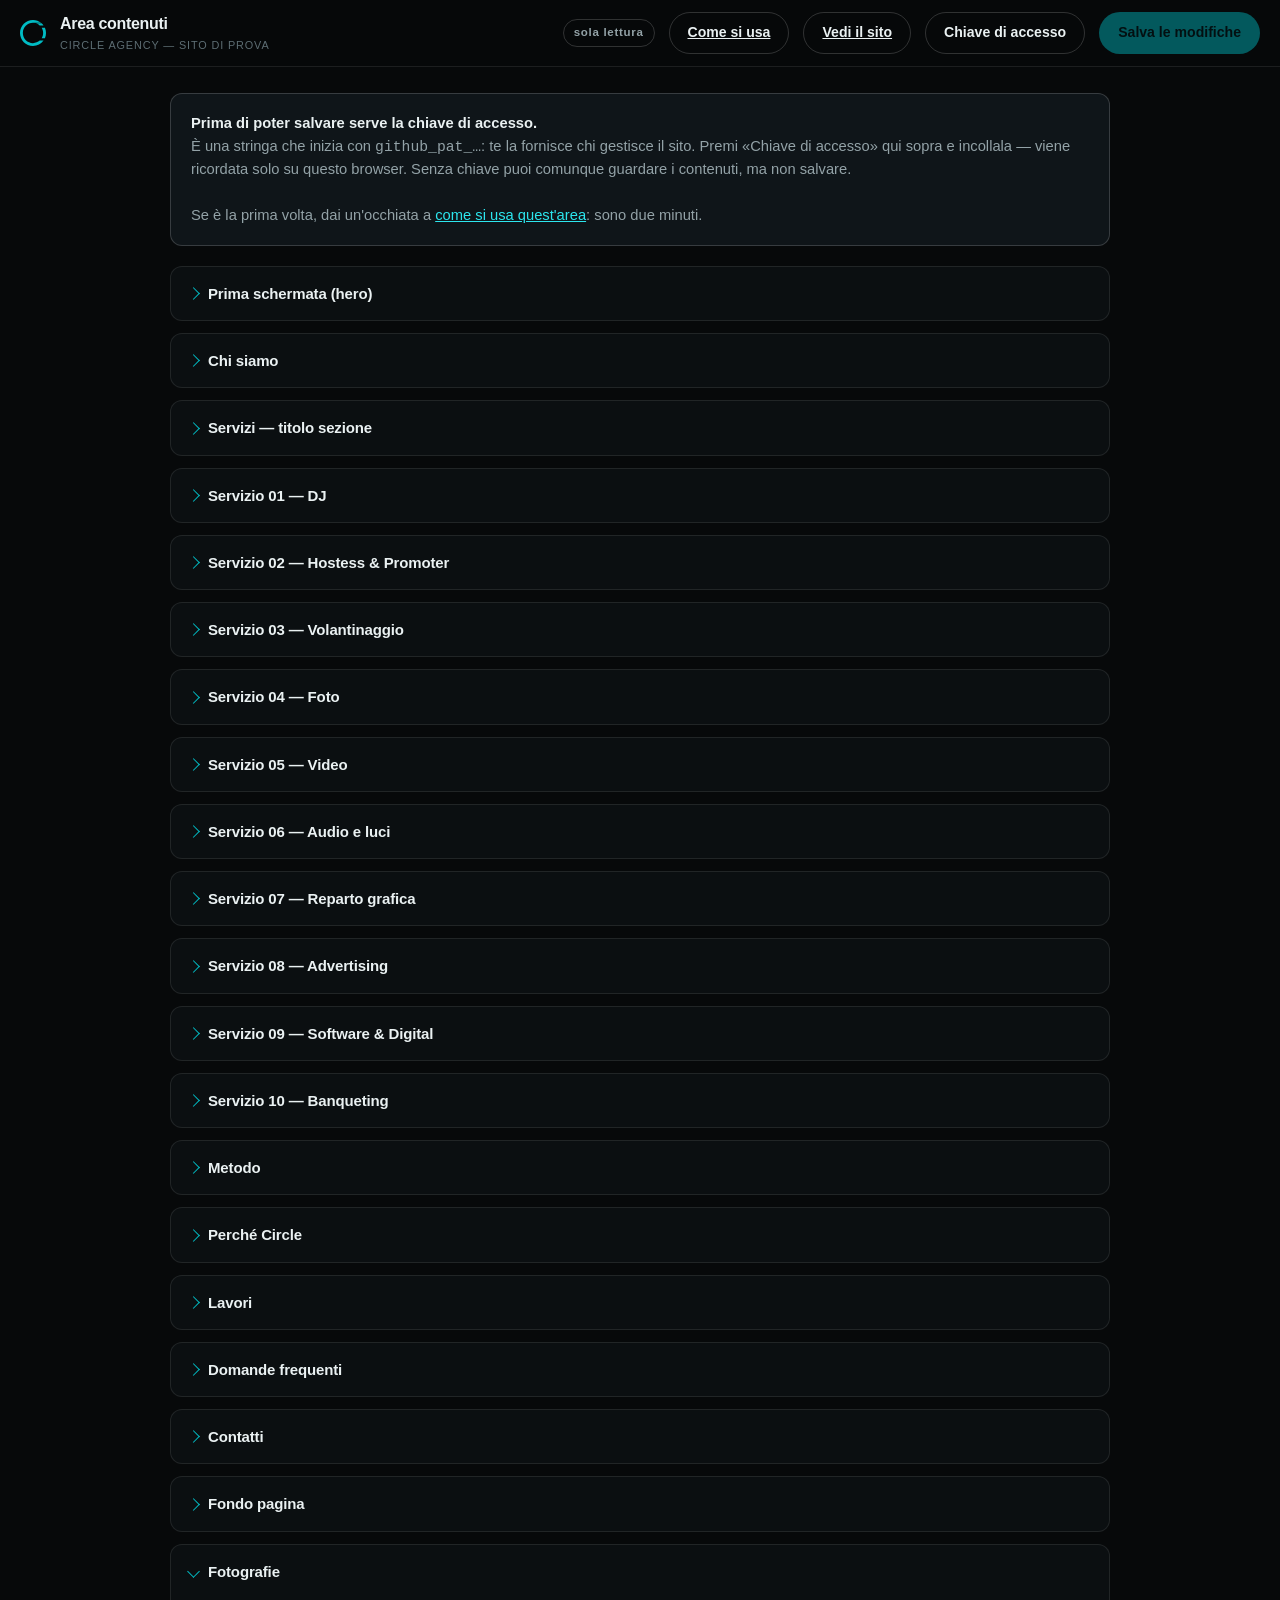
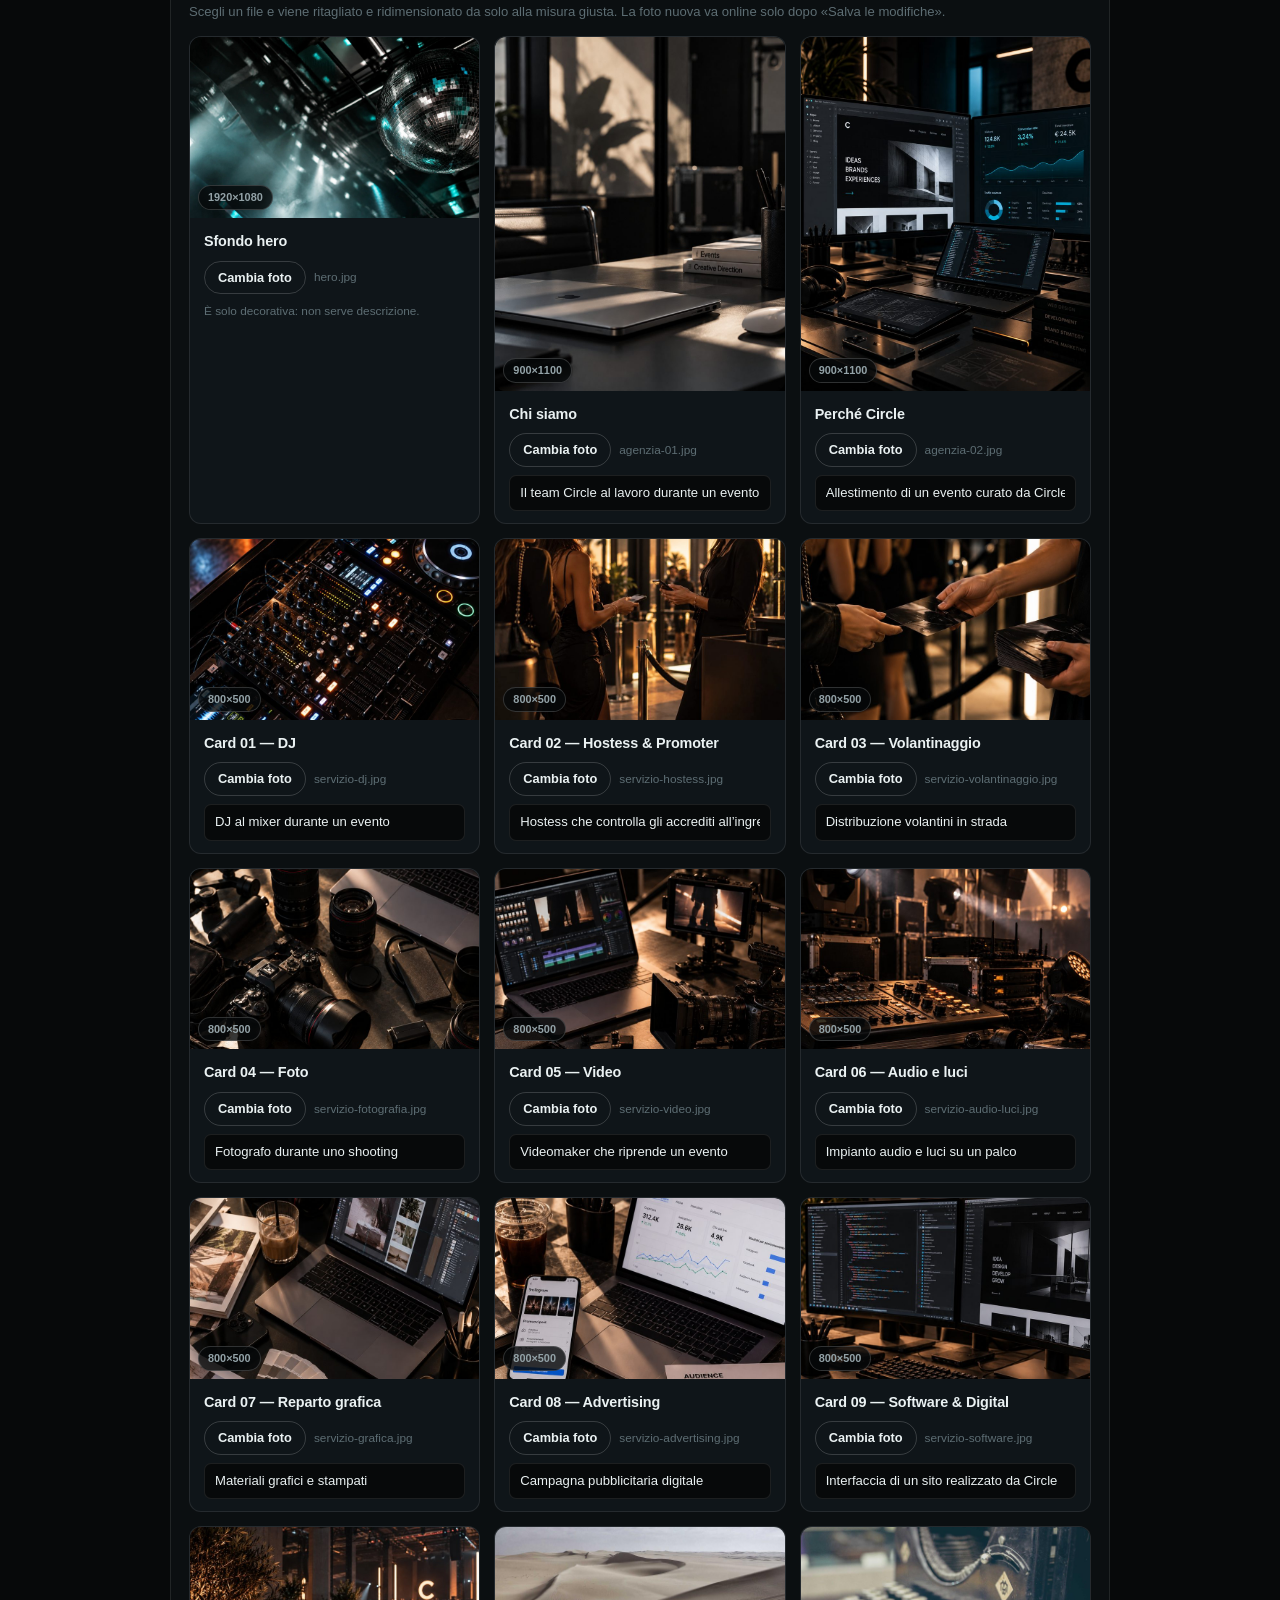
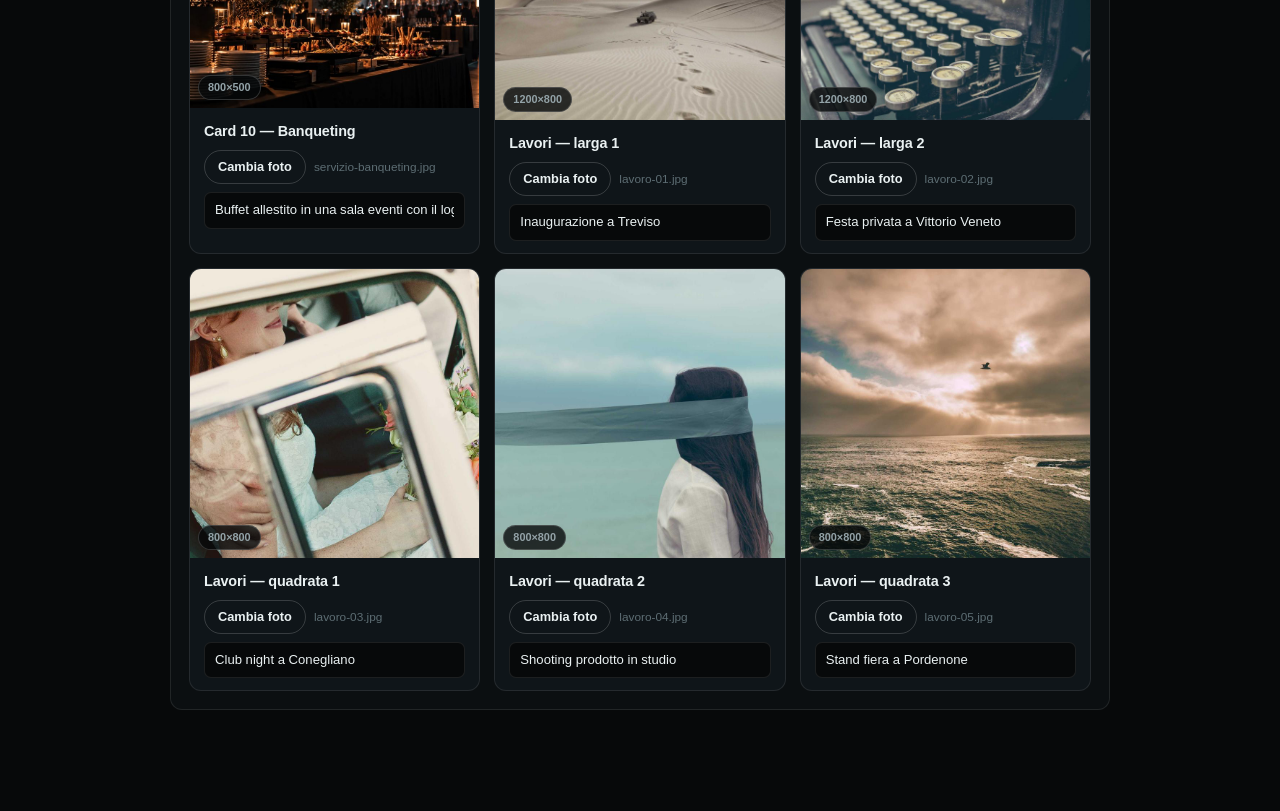
<file: admin.html>
<!DOCTYPE html>
<html lang="it">
<head>
<meta charset="utf-8">
<meta name="viewport" content="width=device-width, initial-scale=1">
<title>Area contenuti — Circle Agency</title>
<meta name="robots" content="noindex, nofollow">
<style>
/* ── stessa palette del sito ─────────────────────────── */
:root{
  --bg:#07090a; --bg2:#0b0f11; --surf:#0f1519; --surf2:#131b20;
  --line:rgba(255,255,255,.09); --line2:rgba(255,255,255,.17);
  --txt:#eaf1f2; --txt2:#93a2a7; --txt3:#5d6d73;
  --cy:#00bcc4; --cy2:#2ce6ee; --cydim:rgba(0,188,196,.14);
  --ok:#3ecf8e; --warn:#e0a83c; --err:#e0635a;
}
*{box-sizing:border-box;margin:0;padding:0}
body{
  background:var(--bg); color:var(--txt);
  font:15px/1.55 -apple-system,BlinkMacSystemFont,'Inter','Segoe UI',sans-serif;
  -webkit-font-smoothing:antialiased;
}
button,input,textarea{font:inherit;color:inherit}
a{color:var(--cy2)}

/* ── header fisso ────────────────────────────────────── */
header{
  position:sticky;top:0;z-index:50;
  display:flex;align-items:center;gap:14px;
  padding:12px 20px;
  background:rgba(7,9,10,.92);backdrop-filter:blur(12px);
  border-bottom:1px solid var(--line);
}
header svg{width:26px;height:26px;color:var(--cy);flex:none}
header h1{font-size:1rem;font-weight:600;letter-spacing:-.02em}
header h1 small{display:block;font-size:.68rem;font-weight:500;color:var(--txt3);letter-spacing:.08em;text-transform:uppercase}
.spacer{flex:1}
.chip{
  font-size:.72rem;font-weight:600;letter-spacing:.06em;
  padding:4px 10px;border-radius:100px;
  border:1px solid var(--line2);color:var(--txt2);white-space:nowrap;
}
.chip.dirty{border-color:var(--warn);color:var(--warn)}
.btn{
  display:inline-flex;align-items:center;gap:8px;
  padding:9px 18px;border-radius:100px;border:1px solid transparent;
  background:var(--cy);color:#00191b;font-weight:600;font-size:.88rem;
  cursor:pointer;transition:.2s;white-space:nowrap;
}
.btn:hover{background:var(--cy2)}
.btn:disabled{opacity:.45;cursor:not-allowed}
.btn.ghost{background:transparent;color:var(--txt);border-color:var(--line2)}
.btn.ghost:hover{border-color:var(--cy);background:rgba(255,255,255,.04)}

main{max-width:980px;margin:0 auto;padding:26px 20px 90px}

/* ── banner primo accesso / avvisi ───────────────────── */
.banner{
  padding:18px 20px;border-radius:12px;margin-bottom:20px;
  border:1px solid var(--line2);background:var(--surf);
  font-size:.92rem;color:var(--txt2);
}
.banner b{color:var(--txt)}
.banner.err{border-color:var(--err)}
.banner ol{margin:10px 0 0 20px;display:grid;gap:6px}

/* ── gruppi ──────────────────────────────────────────── */
details.group{
  border:1px solid var(--line);border-radius:12px;
  background:var(--bg2);margin-bottom:12px;overflow:hidden;
}
details.group summary{
  list-style:none;cursor:pointer;user-select:none;
  display:flex;align-items:center;gap:10px;
  padding:15px 18px;font-weight:600;letter-spacing:-.01em;
}
details.group summary::-webkit-details-marker{display:none}
details.group summary::before{
  content:'';width:8px;height:8px;flex:none;
  border-right:1.5px solid var(--cy);border-bottom:1.5px solid var(--cy);
  transform:rotate(-45deg);transition:.25s;
}
details.group[open] summary::before{transform:rotate(45deg)}
.gcount{margin-left:auto;font-size:.72rem;color:var(--txt3);font-weight:500}
.gcount.on{color:var(--warn)}
.gbody{padding:4px 18px 18px;display:grid;gap:14px}

/* ── campi ───────────────────────────────────────────── */
.field label{
  display:block;font-size:.72rem;font-weight:600;
  letter-spacing:.09em;text-transform:uppercase;color:var(--txt2);
  margin-bottom:6px;
}
.field label .mod{color:var(--warn)}
.field textarea,.field input[type=text]{
  width:100%;padding:10px 12px;border-radius:8px;
  background:var(--surf);border:1px solid var(--line);
  font-size:.95rem;resize:vertical;min-height:0;
}
.field textarea:focus,.field input:focus{outline:none;border-color:var(--cy);box-shadow:0 0 0 3px var(--cydim)}
.field .hint{font-size:.76rem;color:var(--txt3);margin-top:4px}
.field .hint code{background:var(--surf2);padding:1px 5px;border-radius:4px;font-size:.72rem}

/* ── immagini ────────────────────────────────────────── */
.imgs{display:grid;grid-template-columns:repeat(auto-fill,minmax(280px,1fr));gap:14px}
.slot{
  border:1px solid var(--line);border-radius:12px;overflow:hidden;
  background:var(--surf);display:flex;flex-direction:column;
}
.slot.changed{border-color:var(--warn)}
.slot .th{position:relative;aspect-ratio:8/5;background:var(--surf2)}
.slot .th img{width:100%;height:100%;object-fit:cover;display:block}
.slot .th .tag{
  position:absolute;left:8px;bottom:8px;
  font-size:.68rem;font-weight:600;padding:3px 9px;border-radius:100px;
  background:rgba(7,9,10,.8);border:1px solid var(--line2);color:var(--txt2);
}
.slot .sb{padding:12px 14px;display:grid;gap:8px}
.slot .sb b{font-size:.9rem;letter-spacing:-.01em}
.slot .sb .meta{font-size:.74rem;color:var(--txt3)}
.slot .sb input[type=text]{
  width:100%;padding:7px 10px;border-radius:7px;font-size:.82rem;
  background:var(--bg);border:1px solid var(--line);
}
.slot .sb .row{display:flex;gap:8px;align-items:center}
.slot .btn{padding:6px 13px;font-size:.8rem}

/* ── modale salvataggio ──────────────────────────────── */
dialog{
  border:1px solid var(--line2);border-radius:14px;
  background:var(--bg2);color:var(--txt);padding:26px;
  max-width:430px;width:92vw;
}
dialog::backdrop{background:rgba(0,0,0,.6);backdrop-filter:blur(3px)}
dialog h2{font-size:1.05rem;margin-bottom:14px;letter-spacing:-.02em}
dialog .steps{display:grid;gap:8px;font-size:.9rem;color:var(--txt2)}
dialog .steps li{list-style:none;display:flex;gap:9px;align-items:center}
dialog .steps li::before{content:'○';color:var(--txt3)}
dialog .steps li.doing::before{content:'◐';color:var(--cy)}
dialog .steps li.done::before{content:'●';color:var(--ok)}
dialog .steps li.fail::before{content:'✕';color:var(--err)}
dialog .out{margin-top:16px;font-size:.86rem}
dialog .out a{font-weight:600}
dialog .close{margin-top:18px}

.toast{
  position:fixed;left:50%;bottom:24px;transform:translateX(-50%);
  background:var(--surf2);border:1px solid var(--line2);
  padding:10px 20px;border-radius:100px;font-size:.88rem;
  opacity:0;pointer-events:none;transition:.3s;z-index:99;
}
.toast.show{opacity:1}
</style>
</head>
<body>

<header>
  <svg viewBox="0 0 1186.29 1186.18" fill="currentColor" aria-hidden="true">
    <path d="M 963.69 130.88 C 862.22 49.18 733.56 0 593.09 0 C 265.53 0 0 265.53 0 593.09 C 0 920.66 265.53 1186.18 593.09 1186.18 C 791.48 1186.18 966.65 1088.42 1074.36 938.86 L 899.04 938.86 C 817.48 1011.09 710.6 1055.33 593.09 1055.33 C 337.81 1055.33 130.88 848.38 130.88 593.12 C 130.88 337.86 337.84 130.91 593.09 130.91 Z"/>
    <path d="M 726.12 150.71 C 790.6 170.24 849.23 203.33 898.52 246.83 L 1073.95 246.83 C 1048.57 211.68 1019.35 179.55 987.11 150.71 L 726.14 150.71 Z"/>
    <path d="M 989.75 356.67 C 1031.13 425.91 1055.33 506.59 1055.33 593.09 C 1055.33 679.6 1031.22 759.87 990.03 829.02 L 1137.38 829.02 C 1168.8 756.71 1186.29 676.96 1186.29 593.09 C 1186.29 509.03 1168.66 429.12 1137.11 356.67 Z"/>
  </svg>
  <h1>Area contenuti<small>Circle Agency — sito di prova</small></h1>
  <div class="spacer"></div>
  <span class="chip" id="chip">caricamento…</span>
  <a class="btn ghost" href="guida.html">Come si usa</a>
  <a class="btn ghost" href="./" target="_blank" rel="noopener">Vedi il sito</a>
  <button class="btn ghost" id="tokenBtn">Chiave di accesso</button>
  <button class="btn" id="saveBtn" disabled>Salva le modifiche</button>
</header>

<main>
  <div id="tokenBanner" class="banner" hidden>
    <b>Prima di poter salvare serve la chiave di accesso.</b><br>
    È una stringa che inizia con <code>github_pat_…</code>: te la fornisce chi
    gestisce il sito. Premi «Chiave di accesso» qui sopra e incollala — viene
    ricordata solo su questo browser. Senza chiave puoi comunque guardare i
    contenuti, ma non salvare.
    <br><br>Se è la prima volta, dai un'occhiata a
    <a href="guida.html">come si usa quest'area</a>: sono due minuti.
  </div>
  <div id="loadErr" class="banner err" hidden></div>

  <div id="groups"></div>

  <details class="group" id="imgGroup" open>
    <summary>Fotografie <span class="gcount" id="imgCount"></span></summary>
    <div class="gbody">
      <p style="font-size:.82rem;color:var(--txt3)">
        Scegli un file e viene ritagliato e ridimensionato da solo alla misura
        giusta. La foto nuova va online solo dopo «Salva le modifiche».
      </p>
      <div class="imgs" id="imgs"></div>
    </div>
  </details>
</main>

<dialog id="saveDlg">
  <h2>Salvataggio in corso</h2>
  <ol class="steps">
    <li id="st1">Preparo i file</li>
    <li id="st2">Carico sul sito</li>
    <li id="st3">Registro la modifica</li>
  </ol>
  <div class="out" id="saveOut"></div>
  <button class="btn close" id="dlgClose" hidden>Chiudi</button>
</dialog>

<div class="toast" id="toast"></div>

<script>
'use strict';
/* ═══════════════════════════════════════════════════════
   Area contenuti Circle Agency.
   Carica index.html, mostra i testi come campi modificabili
   e le foto come riquadri sostituibili; al salvataggio fa un
   commit sul branch `test` del repo privato via API GitHub.
   Il deploy sul sito di prova parte da solo (~1 minuto).
   ═══════════════════════════════════════════════════════ */
const REPO   = 'mf927/circle-agency';
const BRANCH = 'test';
const API    = 'https://api.github.com/repos/' + REPO;
const SITE   = './';

const $ = s => document.querySelector(s);
const toast = m => { const t=$('#toast'); t.textContent=m; t.classList.add('show');
                     clearTimeout(t._h); t._h=setTimeout(()=>t.classList.remove('show'),3500); };

let token = localStorage.getItem('circle-admin-token') || '';
let doc = null;            // documento index.html parsato
let loadedFromApi = false; // true se caricato dal branch (col token)
let loadedSha = null;      // sha del commit di partenza (per rilevare conflitti)
let fields = [];           // campi testo {el, input, initial, type, chipEl}
let imgChanges = {};       // file -> {blob, previewUrl}
let altFields = [];        // alt delle immagini

const gh = (path, opt={}) => fetch(API+path, { ...opt, headers:{
  'Authorization':'Bearer '+token,
  'Accept':'application/vnd.github+json',
  'X-GitHub-Api-Version':'2022-11-28',
  ...(opt.headers||{}) }});

/* ── caricamento sorgente ────────────────────────────── */
async function loadSource(){
  if (token){
    try{
      const r = await gh('/git/ref/heads/'+BRANCH);
      if (r.status===401 || r.status===403) throw new Error('chiave non valida o scaduta');
      if (!r.ok) throw new Error('errore '+r.status);
      loadedSha = (await r.json()).object.sha;
      const f = await gh('/contents/index.html?ref='+BRANCH,
                         {headers:{'Accept':'application/vnd.github.raw+json'}});
      if (!f.ok) throw new Error('impossibile leggere index.html ('+f.status+')');
      loadedFromApi = true;
      return await f.text();
    }catch(e){
      toast('Chiave non funzionante: '+e.message);
    }
  }
  // senza chiave: versione pubblicata (stessa cartella)
  const r = await fetch('index.html?nocache='+Date.now());
  if (!r.ok) throw new Error('index.html non trovato ('+r.status+')');
  return await r.text();
}

/* ── definizione dei campi ───────────────────────────────
   type 'plain' = solo testo   type 'rich' = può contenere
   <em> corsivo, <br> a capo, <b> grassetto                */
const RICH_HINT = '<code>&lt;em&gt;corsivo&lt;/em&gt;</code> · <code>&lt;br&gt;</code> a capo';

function buildManifest(d){
  const groups = [];
  const f = (el, label, type='plain', hint='') => el ? {el, label, type, hint} : null;
  const q = s => d.querySelector(s);
  const qa = s => [...d.querySelectorAll(s)];
  const add = (title, items) => { items = items.filter(Boolean); if(items.length) groups.push({title, items}); };

  add('Prima schermata (hero)', [
    f(q('.hero__h1'), 'Titolo grande', 'rich', RICH_HINT),
    f(q('.hero__sub'), 'Sottotitolo'),
    ...qa('.hero__facts li').flatMap((li,i)=>[
      f(li.querySelector('b'),   'Dato '+(i+1)+' — numero'),
      f(li.querySelector('span'),'Dato '+(i+1)+' — etichetta') ]),
  ]);

  add('Chi siamo', [
    f(q('.intro .lead'), 'Testo principale', 'rich', RICH_HINT),
    f(q('.intro .body'), 'Testo secondario'),
  ]);

  add('Servizi — titolo sezione', [
    f(q('#servizi .h2'), 'Titolo', 'rich', RICH_HINT),
    f(q('#servizi .sechead__note'), 'Nota sotto il titolo'),
    f(q('.bundle h3'), 'Riquadro pacchetti — titolo'),
    f(q('.bundle > div > p'), 'Riquadro pacchetti — testo'),
  ]);

  qa('.cards .card').forEach((card,i)=>{
    const name = card.querySelector('h3')?.textContent.trim() || 'Servizio '+(i+1);
    add('Servizio '+String(i+1).padStart(2,'0')+' — '+name, [
      f(card.querySelector('h3'), 'Nome'),
      f(card.querySelector(':scope > p'), 'Descrizione'),
      ...[...card.querySelectorAll('.card__list li')].map((li,j)=>
        f(li, 'Punto '+(j+1))),
      f(card.querySelector('.card__price'), 'Prezzo', 'rich',
        'es. <code>da &lt;b&gt;250 €&lt;/b&gt;</code>'),
    ]);
  });

  add('Metodo', [
    f(q('#metodo .h2'), 'Titolo sezione', 'rich', RICH_HINT),
    ...qa('.steps .step').flatMap((s,i)=>[
      f(s.querySelector('h3'), 'Fase '+(i+1)+' — titolo'),
      f(s.querySelector('p'),  'Fase '+(i+1)+' — testo') ]),
  ]);

  add('Perché Circle', [
    f(q('.why .h2'), 'Titolo sezione', 'rich', RICH_HINT),
    ...qa('.why__list > li').flatMap((li,i)=>[
      f(li.querySelector('h3'), 'Motivo '+(i+1)+' — titolo'),
      f(li.querySelector('p'),  'Motivo '+(i+1)+' — testo') ]),
  ]);

  add('Lavori', [
    f(q('#lavori .h2'), 'Titolo sezione', 'rich', RICH_HINT),
    f(q('#lavori .sechead__note'), 'Nota sotto il titolo'),
    ...qa('.gallery .shot figcaption').map((c,i)=>
      f(c, 'Didascalia foto '+(i+1))),
  ]);

  add('Domande frequenti', [
    f(q('#faq .h2'), 'Titolo sezione', 'rich', RICH_HINT),
    ...qa('.faq details').flatMap((dt,i)=>[
      f(dt.querySelector('summary'), 'Domanda '+(i+1)),
      f(dt.querySelector('p'),       'Risposta '+(i+1)) ]),
  ]);

  add('Contatti', [
    f(q('#contatti .h2'), 'Titolo sezione', 'rich', RICH_HINT),
    f(q('.form__note'), 'Nota sotto il modulo'),
    ...qa('.ccard').flatMap((c,i)=>[
      f(c.querySelector('.ccard__k'), 'Riquadro '+(i+1)+' — etichetta'),
      f(c.querySelector('.ccard__v'), 'Riquadro '+(i+1)+' — contenuto', 'rich',
        'Se cambi email o telefono, segnalalo anche a chi sviluppa: i link dei pulsanti vanno aggiornati a parte.') ]),
  ]);

  add('Fondo pagina', [
    f(q('.foot__claim'), 'Sotto il logo', 'rich', RICH_HINT),
    f(q('.foot__bar p'), 'Riga copyright / P.IVA', 'rich', ''),
  ]);

  return groups;
}

/* le 17 foto: nome file → dove appare e misura giusta */
const SLOTS = [
  {file:'hero.jpg',                  label:'Sfondo hero',            w:1920,h:1080, alt:false},
  {file:'agenzia-01.jpg',            label:'Chi siamo',              w:900, h:1100},
  {file:'agenzia-02.jpg',            label:'Perché Circle',          w:900, h:1100},
  {file:'servizio-dj.jpg',           label:'Card 01 — DJ',                 w:800, h:500},
  {file:'servizio-hostess.jpg',      label:'Card 02 — Hostess & Promoter', w:800, h:500},
  {file:'servizio-volantinaggio.jpg',label:'Card 03 — Volantinaggio',      w:800, h:500},
  {file:'servizio-fotografia.jpg',   label:'Card 04 — Foto',               w:800, h:500},
  {file:'servizio-video.jpg',        label:'Card 05 — Video',              w:800, h:500},
  {file:'servizio-audio-luci.jpg',   label:'Card 06 — Audio e luci',       w:800, h:500},
  {file:'servizio-grafica.jpg',      label:'Card 07 — Reparto grafica',    w:800, h:500},
  {file:'servizio-advertising.jpg',  label:'Card 08 — Advertising',        w:800, h:500},
  {file:'servizio-software.jpg',     label:'Card 09 — Software & Digital', w:800, h:500},
  {file:'servizio-banqueting.jpg',   label:'Card 10 — Banqueting',         w:800, h:500},
  {file:'lavoro-01.jpg',             label:'Lavori — larga 1',       w:1200,h:800},
  {file:'lavoro-02.jpg',             label:'Lavori — larga 2',       w:1200,h:800},
  {file:'lavoro-03.jpg',             label:'Lavori — quadrata 1',    w:800, h:800},
  {file:'lavoro-04.jpg',             label:'Lavori — quadrata 2',    w:800, h:800},
  {file:'lavoro-05.jpg',             label:'Lavori — quadrata 3',    w:800, h:800},
];

/* ── costruzione interfaccia ─────────────────────────── */
const getVal = fd => fd.type==='rich'
  ? fd.el.innerHTML.trim().replace(/&nbsp;/g,' ')
  : fd.el.textContent.replace(/\s+/g,' ').trim();

function render(){
  const box = $('#groups'); box.innerHTML='';
  fields = [];
  for (const g of buildManifest(doc)){
    const det = document.createElement('details'); det.className='group';
    const cnt = document.createElement('span'); cnt.className='gcount';
    det.innerHTML = '<summary></summary>';
    det.querySelector('summary').append(g.title, cnt);
    const body = document.createElement('div'); body.className='gbody';
    for (const it of g.items){
      const wrap = document.createElement('div'); wrap.className='field';
      const lab = document.createElement('label');
      const mod = document.createElement('span'); mod.className='mod';
      lab.append(it.label+' ', mod);
      const inp = document.createElement('textarea');
      inp.rows = 1; inp.value = getVal(it);
      inp.addEventListener('input', ()=>{ autosize(inp); refreshDirty(); });
      const fd = {...it, input:inp, initial:inp.value, chipEl:mod, groupCnt:cnt};
      fields.push(fd);
      wrap.append(lab, inp);
      if (it.hint){ const h=document.createElement('div'); h.className='hint'; h.innerHTML=it.hint; wrap.append(h); }
      body.append(wrap);
    }
    det.append(body); box.append(det);
    body.querySelectorAll('textarea').forEach(autosize);
  }
  renderImgs();
  refreshDirty();
}
function autosize(t){ t.style.height='auto'; t.style.height=(t.scrollHeight+2)+'px'; }

function renderImgs(){
  const box = $('#imgs'); box.innerHTML=''; altFields=[];
  for (const s of SLOTS){
    const el = document.createElement('div'); el.className='slot'; el.dataset.file=s.file;
    const img = doc.querySelector('img[src$="foto/'+s.file+'"]');
    el.innerHTML =
      '<div class="th"><img src="assets/img/foto/'+s.file+'?v='+Date.now()+'" alt="">'+
      '<span class="tag">'+s.w+'×'+s.h+'</span></div>'+
      '<div class="sb"><b>'+s.label+'</b>'+
      '<div class="row"><button class="btn ghost pick">Cambia foto</button>'+
      '<span class="meta">'+s.file+'</span></div></div>';
    const sb = el.querySelector('.sb');
    if (s.alt!==false && img){
      const ai = document.createElement('input');
      ai.type='text'; ai.placeholder='Descrizione per chi non vede la foto';
      ai.value = img.getAttribute('alt')||'';
      ai.addEventListener('input', refreshDirty);
      altFields.push({el:img, input:ai, initial:ai.value});
      sb.append(ai);
    } else {
      const n=document.createElement('span'); n.className='meta';
      n.textContent='È solo decorativa: non serve descrizione.';
      sb.append(n);
    }
    el.querySelector('.pick').addEventListener('click', ()=>pickImage(s, el));
    box.append(el);
  }
}

function pickImage(slot, card){
  const inp = document.createElement('input');
  inp.type='file'; inp.accept='image/*';
  inp.onchange = async ()=>{
    const file = inp.files[0]; if(!file) return;
    const cv = document.createElement('canvas'); cv.width=slot.w; cv.height=slot.h;
    const ctx = cv.getContext('2d', {willReadFrequently:true});
    let srcW = 0;

    // ritaglio "cover" centrato; restituisce false se non esce niente
    const draw = (src)=>{
      const w = src.width || src.naturalWidth || 0;
      const h = src.height || src.naturalHeight || 0;
      if (!w || !h) return false;
      const sc = Math.max(slot.w/w, slot.h/h), cw = slot.w/sc, ch = slot.h/sc;
      ctx.clearRect(0,0,slot.w,slot.h);
      ctx.drawImage(src,(w-cw)/2,(h-ch)/2,cw,ch,0,0,slot.w,slot.h);
      srcW = w;
      return !isFlat(ctx, slot.w, slot.h);
    };

    // Primo tentativo veloce. Alcuni browser (Safari in particolare)
    // restituiscono a volte un'immagine vuota senza dare errore: in quel
    // caso si riprova con il metodo classico, piu' lento ma affidabile.
    let ok = false;
    try { ok = draw(await createImageBitmap(file, {imageOrientation:'from-image'})); } catch(_){}
    if (!ok){ try { ok = draw(await fileToImage(file)); } catch(_){} }
    if (!ok){
      toast('Non riesco a leggere questa foto. Se arriva da iPhone (HEIC), esportala prima in JPEG.');
      return;
    }
    if (srcW < slot.w*0.75)
      toast('Foto un po\u2019 piccola: meglio almeno '+slot.w+'px di larghezza');

    const blob = await new Promise(r=>cv.toBlob(r,'image/jpeg',.82));
    if (!blob){ toast('Errore nel preparare la foto, riprova.'); return; }
    const url = URL.createObjectURL(blob);
    imgChanges[slot.file] = {blob, previewUrl:url};
    card.querySelector('.th img').src = url;
    card.classList.add('changed');
    refreshDirty();
    toast('Foto pronta \u2014 ricordati di salvare');
  };
  inp.click();
}

// campiona una griglia 7x7 di punti: se sono tutti uguali l'immagine e' piatta
function isFlat(ctx, w, h){
  let first = null;
  for (let y=1; y<8; y++) for (let x=1; x<8; x++){
    const d = ctx.getImageData(Math.floor(x*w/8), Math.floor(y*h/8), 1, 1).data;
    const k = d[0]+','+d[1]+','+d[2];
    if (first===null) first = k; else if (k!==first) return false;
  }
  return true;
}
const fileToImage = f => new Promise((res,rej)=>{
  const i=new Image(); i.onload=()=>res(i); i.onerror=rej; i.src=URL.createObjectURL(f); });

/* ── stato modifiche ─────────────────────────────────── */
function dirtyCount(){
  let n=0;
  for (const f of fields)    if (f.input.value.trim()!==f.initial) n++;
  for (const a of altFields) if (a.input.value.trim()!==a.initial) n++;
  n += Object.keys(imgChanges).length;
  return n;
}
function refreshDirty(){
  const per = new Map();
  for (const f of fields){
    const d = f.input.value.trim()!==f.initial;
    f.chipEl.textContent = d?'· modificato':'';
    per.set(f.groupCnt,(per.get(f.groupCnt)||0)+(d?1:0));
  }
  for (const [cnt,n] of per){ cnt.textContent = n?n+' da salvare':''; cnt.classList.toggle('on',!!n); }
  const ni = Object.keys(imgChanges).length +
             altFields.filter(a=>a.input.value.trim()!==a.initial).length;
  $('#imgCount').textContent = ni? ni+' da salvare':''; $('#imgCount').classList.toggle('on',!!ni);
  const n = dirtyCount();
  $('#saveBtn').disabled = !n;
  $('#saveBtn').textContent = n?'Salva le modifiche ('+n+')':'Salva le modifiche';
  const chip = $('#chip');
  chip.textContent = n?'modifiche non salvate':(loadedFromApi?'aggiornato ✓':'sola lettura');
  chip.classList.toggle('dirty',!!n);
}
window.addEventListener('beforeunload', e=>{ if(dirtyCount()){ e.preventDefault(); e.returnValue=''; }});

/* ── salvataggio: un commit sul branch test ──────────── */
const b64 = async blob => {
  const r = new FileReader();
  return new Promise(res=>{ r.onload=()=>res(r.result.split(',')[1]); r.readAsDataURL(blob); });
};
const step = (id,cls)=>{ const li=$('#'+id); li.className=cls; };

async function save(){
  if (!token){ askToken(); return; }
  const dlg = $('#saveDlg');
  ['st1','st2','st3'].forEach(i=>step(i,''));
  $('#saveOut').innerHTML=''; $('#dlgClose').hidden=true;
  dlg.showModal();
  try{
    step('st1','doing');
    // applica i campi al documento
    let textChanged=false;
    for (const f of fields){
      const v=f.input.value.trim();
      if (v===f.initial) continue;
      if (f.type==='rich') f.el.innerHTML=v; else f.el.textContent=v;
      textChanged=true;
    }
    for (const a of altFields){
      const v=a.input.value.trim();
      if (v===a.initial) continue;
      a.el.setAttribute('alt',v); textChanged=true;
    }
    const files=[];
    if (textChanged){
      // il parser sposta dentro <body> i whitespace che seguono </html>:
      // senza questa pulizia ogni salvataggio accumulerebbe una riga vuota
      while (doc.body.lastChild && doc.body.lastChild.nodeType===3 &&
             !doc.body.lastChild.textContent.trim())
        doc.body.removeChild(doc.body.lastChild);
      const html='<!DOCTYPE html>\n'+doc.documentElement.outerHTML+'\n';
      files.push({path:'index.html', content:await b64(new Blob([html],{type:'text/html'}))});
    }
    for (const [name,c] of Object.entries(imgChanges))
      files.push({path:'assets/img/foto/'+name, content:await b64(c.blob)});
    if (!files.length) throw new Error('niente da salvare');
    step('st1','done'); step('st2','doing');

    // punto di partenza + avviso conflitti
    const ref = await gh('/git/ref/heads/'+BRANCH);
    if (ref.status===401||ref.status===403) throw new Error('chiave non valida o scaduta');
    if (!ref.ok) throw new Error('errore di rete ('+ref.status+')');
    const head = (await ref.json()).object.sha;
    if (loadedFromApi && loadedSha && head!==loadedSha &&
        !confirm('Qualcun altro ha salvato dopo che hai aperto questa pagina.\nSalvando ora, le sue modifiche ai testi potrebbero essere sovrascritte.\nContinuare?'))
      throw new Error('salvataggio annullato');

    const base = (await (await gh('/git/commits/'+head)).json()).tree.sha;
    const tree = [];
    for (const f of files){
      const b = await gh('/git/blobs',{method:'POST',
        body:JSON.stringify({content:f.content, encoding:'base64'})});
      if (!b.ok) throw new Error('caricamento fallito ('+b.status+')');
      tree.push({path:f.path, mode:'100644', type:'blob', sha:(await b.json()).sha});
    }
    const t = await gh('/git/trees',{method:'POST',
      body:JSON.stringify({base_tree:base, tree})});
    if (!t.ok) throw new Error('errore struttura ('+t.status+')');
    step('st2','done'); step('st3','doing');

    const msg = 'Contenuti aggiornati dall’area admin ('+
      files.map(f=>f.path.split('/').pop()).join(', ')+')';
    const c = await gh('/git/commits',{method:'POST',
      body:JSON.stringify({message:msg, tree:(await t.json()).sha, parents:[head]})});
    if (!c.ok) throw new Error('errore commit ('+c.status+')');
    const newSha = (await c.json()).sha;
    const u = await gh('/git/refs/heads/'+BRANCH,{method:'PATCH',
      body:JSON.stringify({sha:newSha})});
    if (!u.ok) throw new Error('errore aggiornamento ('+u.status+')');
    step('st3','done');

    // consolida lo stato locale
    loadedSha = newSha; loadedFromApi = true;
    for (const f of fields)    f.initial = f.input.value.trim();
    for (const a of altFields) a.initial = a.input.value.trim();
    imgChanges = {};
    document.querySelectorAll('.slot.changed').forEach(s=>s.classList.remove('changed'));
    refreshDirty();
    $('#saveOut').innerHTML =
      'Salvato ✓ — il sito di prova si aggiorna da solo in un minuto circa:<br>'+
      '<a href="./" target="_blank" rel="noopener">apri il sito di prova</a> '+
      '<span id="deployState" style="color:var(--txt3)"></span>';
    pollDeploy(newSha);
  }catch(e){
    ['st1','st2','st3'].forEach(i=>{ if($('#'+i).className==='doing') step(i,'fail'); });
    $('#saveOut').innerHTML = '<span style="color:var(--err)">'+e.message+'</span>'+
      (String(e.message).includes('chiave')?'<br>Premi «Chiave di accesso» e verifica di averla incollata giusta.':'');
  }
  $('#dlgClose').hidden=false;
}

async function pollDeploy(sha){
  const el = ()=>$('#deployState'); let tries=0;
  const tick = async ()=>{
    if (!el()) return;
    try{
      const r = await gh('/actions/runs?branch='+BRANCH+'&per_page=1');
      if (!r.ok){ el().textContent=''; return; }   // il token può non vedere le Actions: pazienza
      const run = (await r.json()).workflow_runs?.[0];
      if (run && run.head_sha===sha){
        if (run.status==='completed'){
          el().textContent = run.conclusion==='success' ? '— online ✓'
                                                        : '— problema nel deploy';
          return;
        }
        el().textContent='— pubblicazione in corso…';
      }
    }catch(_){}
    if (++tries<30) setTimeout(tick,6000);
  };
  setTimeout(tick,5000);
}

/* ── token ───────────────────────────────────────────── */
function askToken(){
  const t = prompt('Incolla la chiave di accesso (inizia con github_pat_…).\n'+
                   'Lasciare vuoto per rimuoverla da questo browser.', token);
  if (t===null) return;
  token = t.trim();
  if (token) localStorage.setItem('circle-admin-token', token);
  else localStorage.removeItem('circle-admin-token');
  boot();
}

/* ── avvio ───────────────────────────────────────────── */
async function boot(){
  $('#tokenBanner').hidden = !!token;
  $('#loadErr').hidden = true;
  try{
    const html = await loadSource();
    doc = new DOMParser().parseFromString(html,'text/html');
    // il sito pubblicato ha l'impronta ?v=... sui file (la aggiunge il
    // deploy): nel sorgente non deve finire, quindi la tolgo subito
    doc.querySelectorAll('[src^="assets/"],[href^="assets/"]').forEach(el=>{
      const at = el.hasAttribute('src') ? 'src' : 'href';
      el.setAttribute(at, el.getAttribute(at).replace(/\?v=[0-9a-f]+$/,''));
    });
    render();
  }catch(e){
    $('#loadErr').textContent = 'Non riesco a caricare i contenuti: '+e.message;
    $('#loadErr').hidden = false;
  }
}
$('#tokenBtn').addEventListener('click', askToken);
$('#saveBtn').addEventListener('click', save);
$('#dlgClose').addEventListener('click', ()=>$('#saveDlg').close());
boot();
</script>
</body>
</html>
</file>
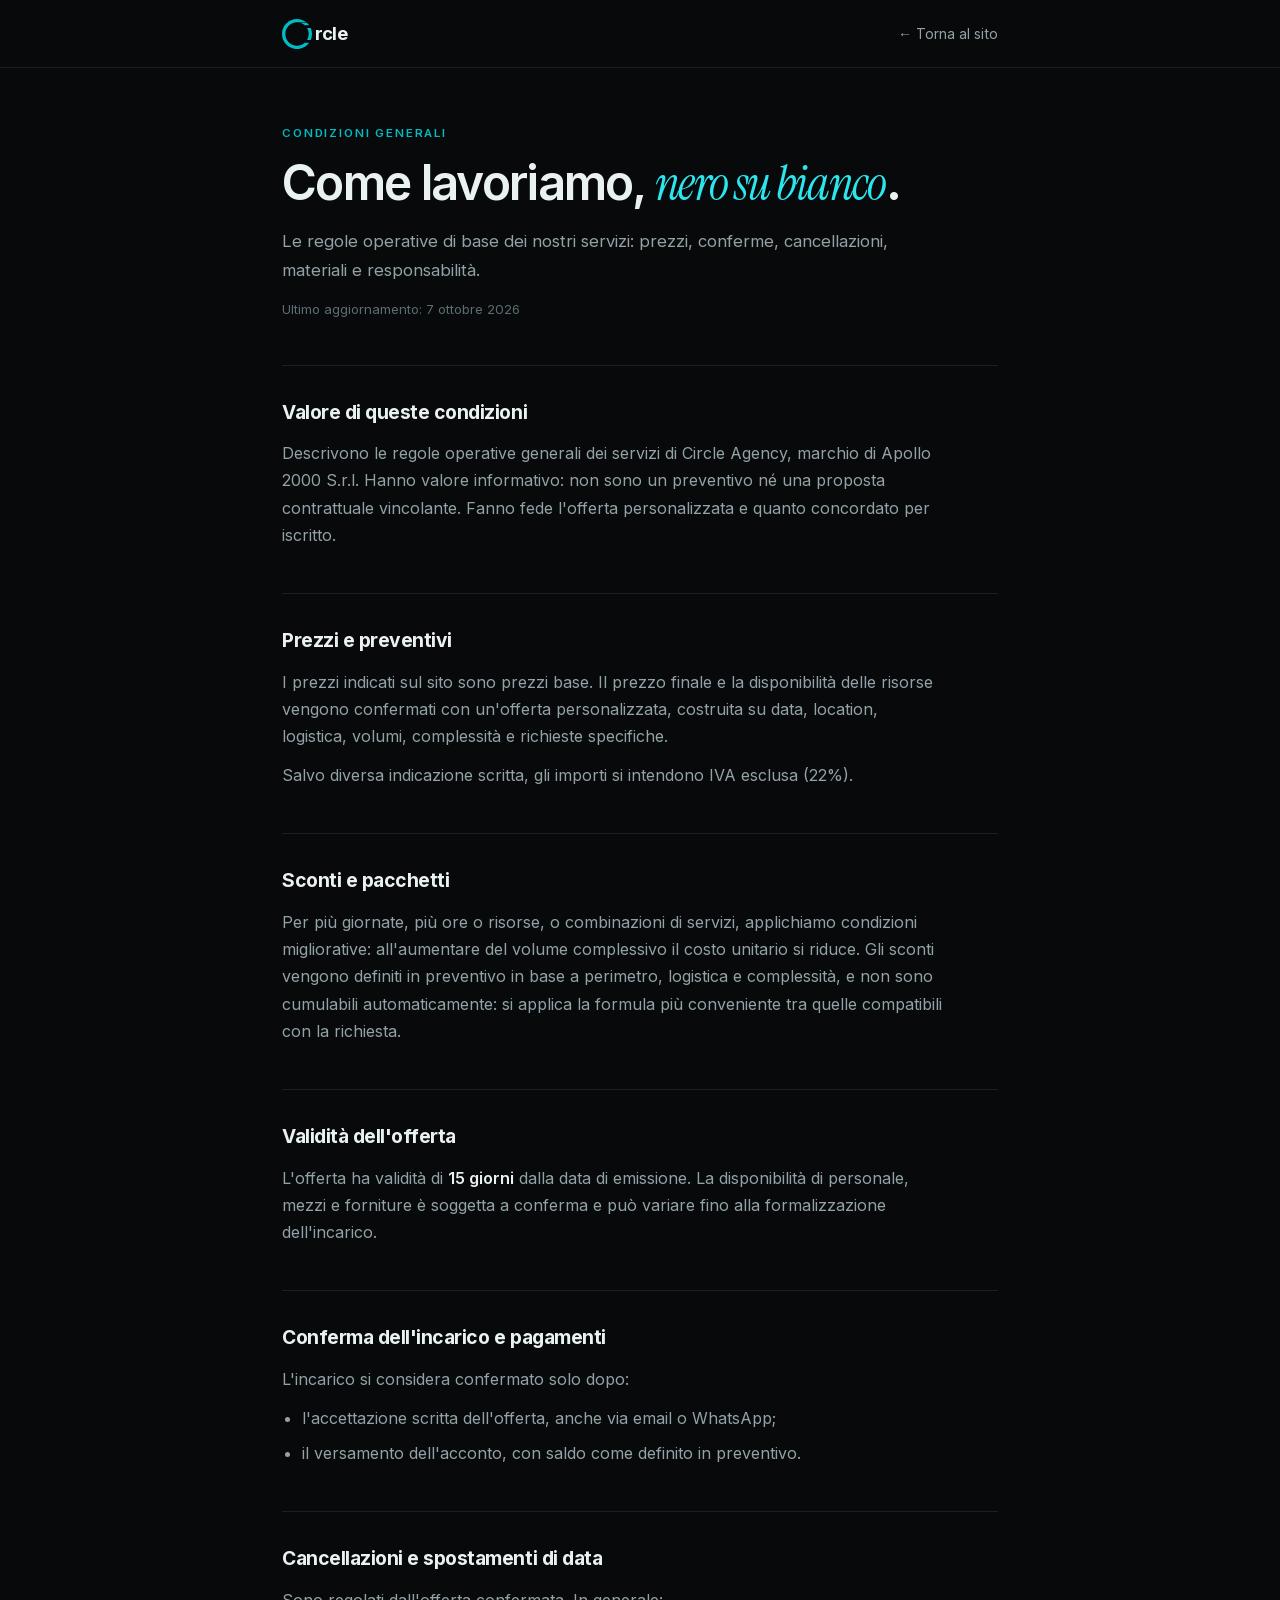
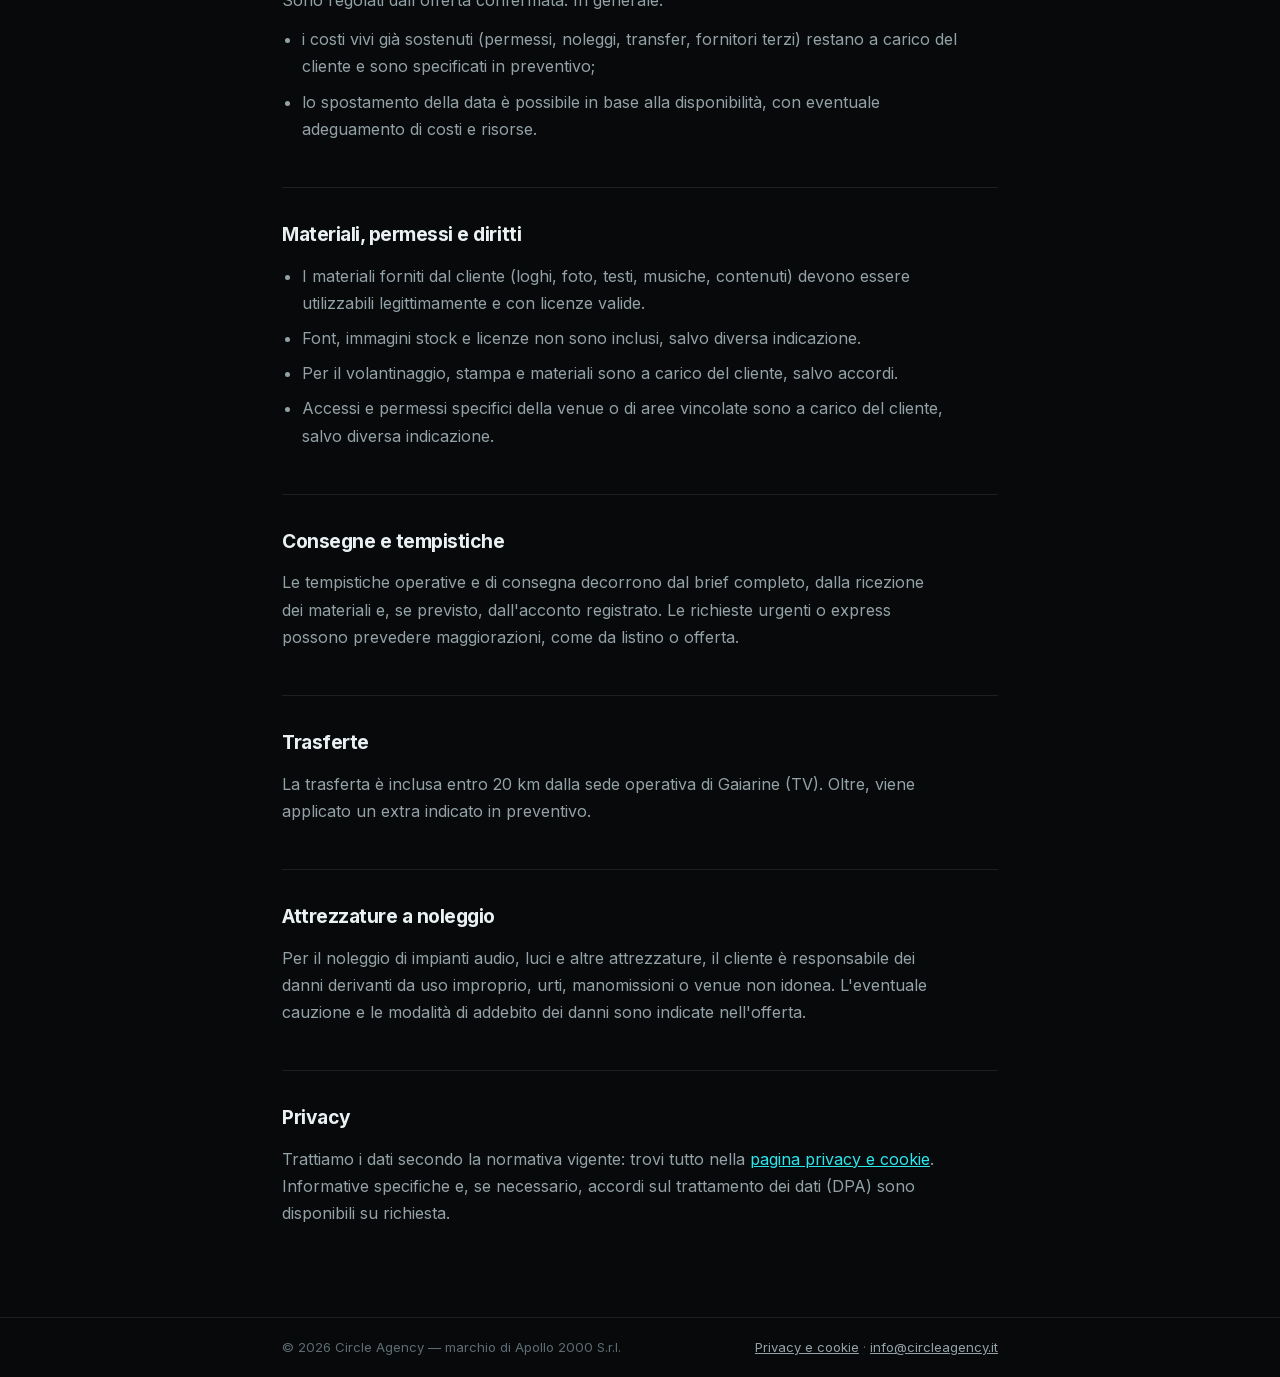
<file: condizioni.html>
<!DOCTYPE html>
<html lang="it">
<head>
<meta charset="utf-8">
<meta name="viewport" content="width=device-width, initial-scale=1">
<title>Condizioni generali — Circle Agency</title>
<meta name="theme-color" content="#07090a">
<link rel="icon" href="assets/img/favicon.svg?v=8afbf0cc" type="image/svg+xml">
<link rel="icon" href="favicon.ico" sizes="32x32">
<style>
@font-face{font-family:'Inter';font-style:normal;font-weight:300 800;font-display:swap;src:url('assets/fonts/Inter-normal-latin.woff2') format('woff2')}
@font-face{font-family:'Instrument Serif';font-style:italic;font-weight:400;font-display:swap;src:url('assets/fonts/InstrumentSerif-italic-latin.woff2') format('woff2')}
:root{--bg:#07090a;--surf:#0f1519;--line:rgba(255,255,255,.09);--txt:#eaf1f2;--txt2:#93a2a7;--txt3:#5d6d73;--cy:#00bcc4;--cy2:#2ce6ee}
*{box-sizing:border-box;margin:0;padding:0}
body{background:var(--bg);color:var(--txt);font:16px/1.7 'Inter',-apple-system,BlinkMacSystemFont,'Segoe UI',sans-serif;-webkit-font-smoothing:antialiased}
a{color:var(--cy2)}
a:focus-visible{outline:2px solid var(--cy2);outline-offset:3px;border-radius:3px}
header{border-bottom:1px solid var(--line)}
.bar{max-width:760px;margin:0 auto;padding:18px 22px;display:flex;align-items:center;justify-content:space-between;gap:16px}
.logo{display:flex;align-items:center;gap:3px;color:var(--txt);text-decoration:none}
.logo svg{width:30px;height:30px;color:var(--cy)}
.logo b{font-size:1.15rem;font-weight:700;letter-spacing:-.045em}
.back{font-size:.88rem;color:var(--txt2);text-decoration:none}
.back:hover{color:var(--txt)}
main{max-width:760px;margin:0 auto;padding:56px 22px 90px}
.eyebrow{font-size:.72rem;font-weight:600;letter-spacing:.16em;text-transform:uppercase;color:var(--cy)}
h1{font-size:clamp(2rem,6vw,3rem);line-height:1.05;letter-spacing:-.035em;font-weight:600;margin:14px 0 18px;text-wrap:balance}
h1 em{font-family:'Instrument Serif',Georgia,serif;font-style:italic;font-weight:400;color:var(--cy2)}
.lead{color:var(--txt2);font-size:1.05rem;max-width:62ch}
.upd{margin-top:14px;font-size:.82rem;color:var(--txt3)}
section{margin-top:44px;padding-top:30px;border-top:1px solid var(--line)}
h2{font-size:1.2rem;letter-spacing:-.025em;margin-bottom:12px;text-wrap:balance}
p,li{color:var(--txt2);max-width:66ch}
p+p,ul+p{margin-top:12px}
ul{margin:12px 0 0 20px;display:grid;gap:8px}
strong{color:var(--txt);font-weight:600}
.card{background:var(--surf);border:1px solid var(--line);border-radius:12px;padding:18px 20px;margin-top:12px}
footer{border-top:1px solid var(--line)}
footer .bar{font-size:.82rem;color:var(--txt3);flex-wrap:wrap}
footer a{color:var(--txt2)}
</style>
</head>
<body>
<header><div class="bar">
  <a class="logo" href="index.html" aria-label="Circle Agency — home"><svg viewBox="0 0 1186.29 1186.18" fill="currentColor" aria-hidden="true"><path d="M 963.69 130.88 C 862.22 49.18 733.56 0 593.09 0 C 265.53 0 0 265.53 0 593.09 C 0 920.66 265.53 1186.18 593.09 1186.18 C 791.48 1186.18 966.65 1088.42 1074.36 938.86 L 899.04 938.86 C 817.48 1011.09 710.6 1055.33 593.09 1055.33 C 337.81 1055.33 130.88 848.38 130.88 593.12 C 130.88 337.86 337.84 130.91 593.09 130.91 Z"/><path d="M 726.12 150.71 C 790.6 170.24 849.23 203.33 898.52 246.83 L 1073.95 246.83 C 1048.57 211.68 1019.35 179.55 987.11 150.71 L 726.14 150.71 Z"/><path d="M 989.75 356.67 C 1031.13 425.91 1055.33 506.59 1055.33 593.09 C 1055.33 679.6 1031.22 759.87 990.03 829.02 L 1137.38 829.02 C 1168.8 756.71 1186.29 676.96 1186.29 593.09 C 1186.29 509.03 1168.66 429.12 1137.11 356.67 Z"/></svg><b>rcle</b></a>
  <a class="back" href="index.html">← Torna al sito</a>
</div></header>
<main>
  <p class="eyebrow">Condizioni generali</p>
  <h1>Come lavoriamo, <em>nero su bianco</em>.</h1>
  <p class="lead">Le regole operative di base dei nostri servizi: prezzi, conferme, cancellazioni, materiali e responsabilità.</p>
  <p class="upd">Ultimo aggiornamento: 7 ottobre 2026</p>

  <section>
    <h2>Valore di queste condizioni</h2>
    <p>Descrivono le regole operative generali dei servizi di Circle Agency, marchio di
    Apollo 2000 S.r.l. Hanno valore informativo: non sono un preventivo né una proposta
    contrattuale vincolante. Fanno fede l'offerta personalizzata e quanto concordato per iscritto.</p>
  </section>

  <section>
    <h2>Prezzi e preventivi</h2>
    <p>I prezzi indicati sul sito sono prezzi base. Il prezzo finale e la disponibilità delle
    risorse vengono confermati con un'offerta personalizzata, costruita su data, location,
    logistica, volumi, complessità e richieste specifiche.</p>
    <p>Salvo diversa indicazione scritta, gli importi si intendono IVA esclusa (22%).</p>
  </section>

  <section>
    <h2>Sconti e pacchetti</h2>
    <p>Per più giornate, più ore o risorse, o combinazioni di servizi, applichiamo condizioni
    migliorative: all'aumentare del volume complessivo il costo unitario si riduce. Gli sconti
    vengono definiti in preventivo in base a perimetro, logistica e complessità, e non sono
    cumulabili automaticamente: si applica la formula più conveniente tra quelle compatibili
    con la richiesta.</p>
  </section>

  <section>
    <h2>Validità dell'offerta</h2>
    <p>L'offerta ha validità di <strong>15 giorni</strong> dalla data di emissione. La disponibilità
    di personale, mezzi e forniture è soggetta a conferma e può variare fino alla
    formalizzazione dell'incarico.</p>
  </section>

  <section>
    <h2>Conferma dell'incarico e pagamenti</h2>
    <p>L'incarico si considera confermato solo dopo:</p>
    <ul>
      <li>l'accettazione scritta dell'offerta, anche via email o WhatsApp;</li>
      <li>il versamento dell'acconto, con saldo come definito in preventivo.</li>
    </ul>
  </section>

  <section>
    <h2>Cancellazioni e spostamenti di data</h2>
    <p>Sono regolati dall'offerta confermata. In generale:</p>
    <ul>
      <li>i costi vivi già sostenuti (permessi, noleggi, transfer, fornitori terzi) restano a
          carico del cliente e sono specificati in preventivo;</li>
      <li>lo spostamento della data è possibile in base alla disponibilità, con eventuale
          adeguamento di costi e risorse.</li>
    </ul>
  </section>

  <section>
    <h2>Materiali, permessi e diritti</h2>
    <ul>
      <li>I materiali forniti dal cliente (loghi, foto, testi, musiche, contenuti) devono essere
          utilizzabili legittimamente e con licenze valide.</li>
      <li>Font, immagini stock e licenze non sono inclusi, salvo diversa indicazione.</li>
      <li>Per il volantinaggio, stampa e materiali sono a carico del cliente, salvo accordi.</li>
      <li>Accessi e permessi specifici della venue o di aree vincolate sono a carico del cliente,
          salvo diversa indicazione.</li>
    </ul>
  </section>

  <section>
    <h2>Consegne e tempistiche</h2>
    <p>Le tempistiche operative e di consegna decorrono dal brief completo, dalla ricezione dei
    materiali e, se previsto, dall'acconto registrato. Le richieste urgenti o express possono
    prevedere maggiorazioni, come da listino o offerta.</p>
  </section>

  <section>
    <h2>Trasferte</h2>
    <p>La trasferta è inclusa entro 20 km dalla sede operativa di Gaiarine (TV). Oltre, viene
    applicato un extra indicato in preventivo.</p>
  </section>

  <section>
    <h2>Attrezzature a noleggio</h2>
    <p>Per il noleggio di impianti audio, luci e altre attrezzature, il cliente è responsabile
    dei danni derivanti da uso improprio, urti, manomissioni o venue non idonea. L'eventuale
    cauzione e le modalità di addebito dei danni sono indicate nell'offerta.</p>
  </section>

  <section>
    <h2>Privacy</h2>
    <p>Trattiamo i dati secondo la normativa vigente: trovi tutto nella
    <a href="privacy.html">pagina privacy e cookie</a>. Informative specifiche e, se necessario,
    accordi sul trattamento dei dati (DPA) sono disponibili su richiesta.</p>
  </section>

</main>
<footer><div class="bar">
  <span>© 2026 Circle Agency — marchio di Apollo 2000 S.r.l.</span>
  <span><a href="privacy.html">Privacy e cookie</a> · <a href="mailto:info@circleagency.it">info@circleagency.it</a></span>
</div></footer>
</body>
</html>
</file>
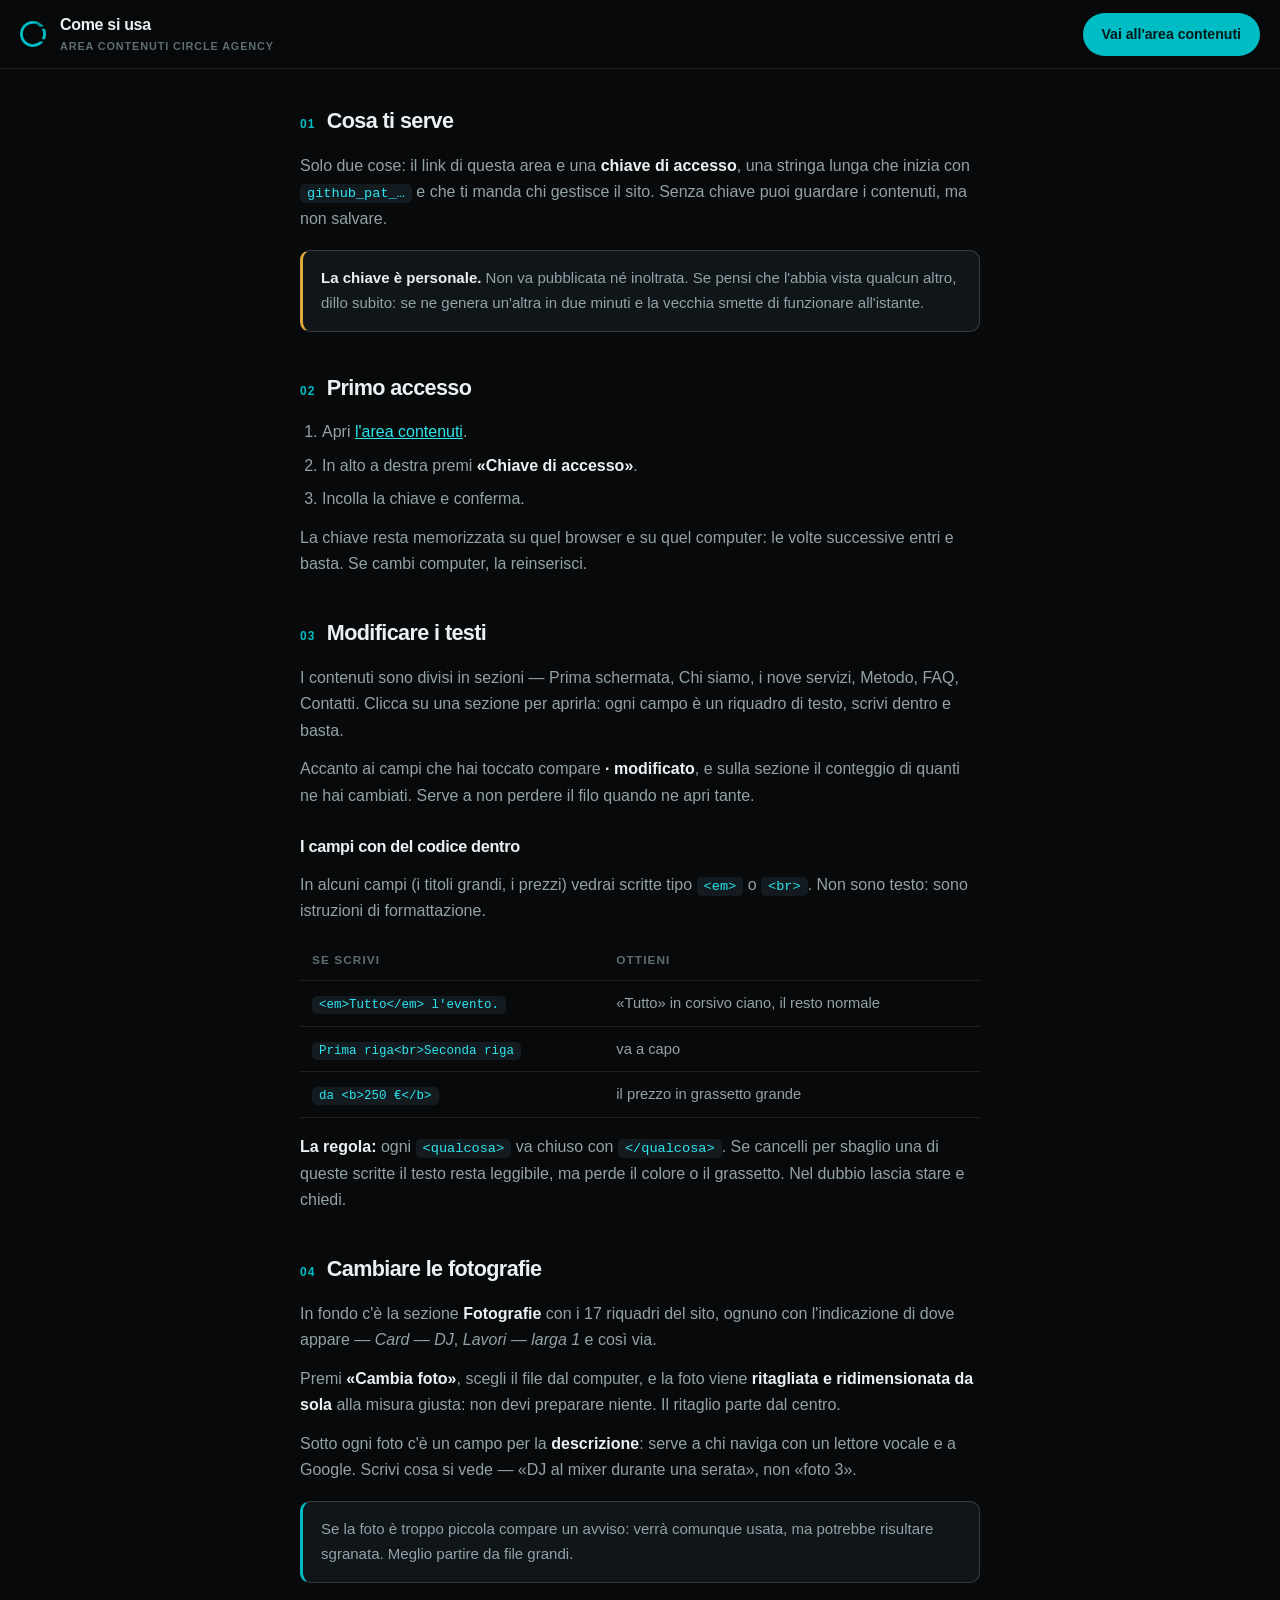
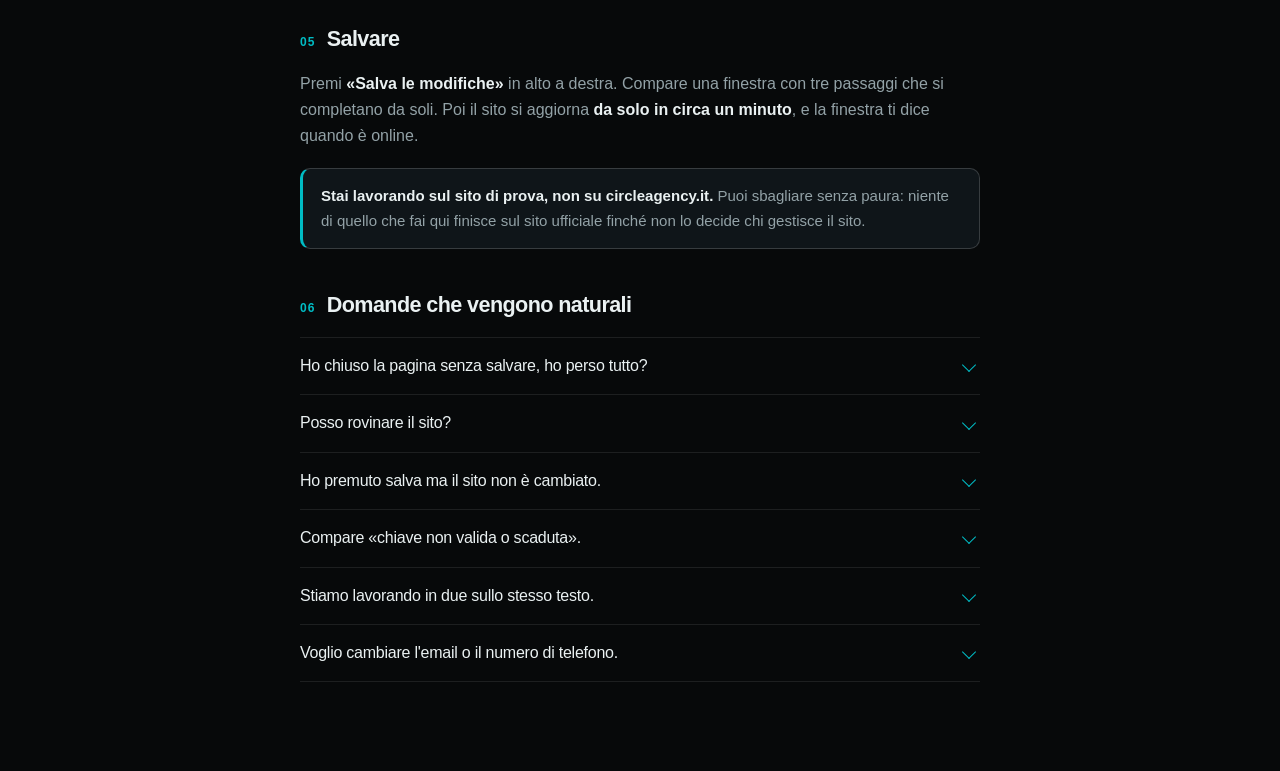
<file: guida.html>
<!DOCTYPE html>
<html lang="it">
<head>
<meta charset="utf-8">
<meta name="viewport" content="width=device-width, initial-scale=1">
<title>Come si usa l'area contenuti — Circle Agency</title>
<meta name="robots" content="noindex, nofollow">
<style>
:root{
  --bg:#07090a; --bg2:#0b0f11; --surf:#0f1519; --surf2:#131b20;
  --line:rgba(255,255,255,.09); --line2:rgba(255,255,255,.17);
  --txt:#eaf1f2; --txt2:#93a2a7; --txt3:#5d6d73;
  --cy:#00bcc4; --cy2:#2ce6ee; --warn:#e0a83c;
}
*{box-sizing:border-box;margin:0;padding:0}
body{
  background:var(--bg);color:var(--txt);
  font:16px/1.65 -apple-system,BlinkMacSystemFont,'Inter','Segoe UI',sans-serif;
  -webkit-font-smoothing:antialiased;
}
a{color:var(--cy2)}
header{
  position:sticky;top:0;z-index:9;
  display:flex;align-items:center;gap:14px;padding:12px 20px;
  background:rgba(7,9,10,.93);backdrop-filter:blur(12px);
  border-bottom:1px solid var(--line);
}
header svg{width:26px;height:26px;color:var(--cy);flex:none}
header h1{font-size:1rem;font-weight:600;letter-spacing:-.02em}
header h1 small{display:block;font-size:.68rem;color:var(--txt3);letter-spacing:.08em;text-transform:uppercase}
.spacer{flex:1}
.btn{
  display:inline-flex;align-items:center;gap:8px;padding:9px 18px;
  border-radius:100px;border:1px solid transparent;background:var(--cy);
  color:#00191b;font-weight:600;font-size:.88rem;text-decoration:none;white-space:nowrap;
}
.btn:hover{background:var(--cy2)}
main{max-width:720px;margin:0 auto;padding:34px 20px 90px}
h2{
  font-size:1.35rem;letter-spacing:-.028em;margin:38px 0 14px;
  display:flex;align-items:baseline;gap:11px;
}
h2:first-of-type{margin-top:0}
h2 span{font-size:.75rem;color:var(--cy);font-weight:600;letter-spacing:.1em}
h3{font-size:1.02rem;margin:24px 0 8px;letter-spacing:-.02em}
p{margin:12px 0;color:var(--txt2)}
p strong,li strong{color:var(--txt)}
ul,ol{margin:12px 0 12px 22px;color:var(--txt2)}
li{margin:7px 0}
code{background:var(--surf2);padding:2px 7px;border-radius:5px;font-size:.85em;color:var(--cy2)}
table{width:100%;border-collapse:collapse;margin:16px 0;font-size:.92rem}
th,td{text-align:left;padding:10px 12px;border-bottom:1px solid var(--line);vertical-align:top}
th{color:var(--txt3);font-size:.74rem;letter-spacing:.09em;text-transform:uppercase;font-weight:600}
td{color:var(--txt2)}
.note{
  border:1px solid var(--line2);border-left:3px solid var(--cy);
  background:var(--surf);border-radius:10px;padding:15px 18px;margin:18px 0;
  font-size:.94rem;color:var(--txt2);
}
.note.warn{border-left-color:var(--warn)}
.note b{color:var(--txt)}
.faq{border-top:1px solid var(--line);margin-top:8px}
.faq details{border-bottom:1px solid var(--line)}
.faq summary{
  cursor:pointer;padding:15px 30px 15px 0;position:relative;
  font-weight:500;letter-spacing:-.015em;list-style:none;
}
.faq summary::-webkit-details-marker{display:none}
.faq summary::after{
  content:'';position:absolute;right:6px;top:50%;width:9px;height:9px;
  translate:0 -60%;rotate:45deg;
  border-right:1.5px solid var(--cy);border-bottom:1.5px solid var(--cy);
  transition:.3s;
}
.faq details[open] summary::after{rotate:225deg;translate:0 -30%}
.faq details[open] summary{color:var(--cy2)}
.faq p{margin:0 0 16px;font-size:.94rem}
</style>
</head>
<body>

<header>
  <svg viewBox="0 0 1186.29 1186.18" fill="currentColor" aria-hidden="true">
    <path d="M 963.69 130.88 C 862.22 49.18 733.56 0 593.09 0 C 265.53 0 0 265.53 0 593.09 C 0 920.66 265.53 1186.18 593.09 1186.18 C 791.48 1186.18 966.65 1088.42 1074.36 938.86 L 899.04 938.86 C 817.48 1011.09 710.6 1055.33 593.09 1055.33 C 337.81 1055.33 130.88 848.38 130.88 593.12 C 130.88 337.86 337.84 130.91 593.09 130.91 Z"/>
    <path d="M 726.12 150.71 C 790.6 170.24 849.23 203.33 898.52 246.83 L 1073.95 246.83 C 1048.57 211.68 1019.35 179.55 987.11 150.71 L 726.14 150.71 Z"/>
    <path d="M 989.75 356.67 C 1031.13 425.91 1055.33 506.59 1055.33 593.09 C 1055.33 679.6 1031.22 759.87 990.03 829.02 L 1137.38 829.02 C 1168.8 756.71 1186.29 676.96 1186.29 593.09 C 1186.29 509.03 1168.66 429.12 1137.11 356.67 Z"/>
  </svg>
  <h1>Come si usa<small>Area contenuti Circle Agency</small></h1>
  <div class="spacer"></div>
  <a class="btn" href="admin.html">Vai all'area contenuti</a>
</header>

<main>

<h2><span>01</span> Cosa ti serve</h2>
<p>
  Solo due cose: il link di questa area e una <strong>chiave di
  accesso</strong>, una stringa lunga che inizia con <code>github_pat_…</code>
  e che ti manda chi gestisce il sito. Senza chiave puoi guardare i
  contenuti, ma non salvare.
</p>
<div class="note warn">
  <b>La chiave è personale.</b> Non va pubblicata né inoltrata. Se pensi che
  l'abbia vista qualcun altro, dillo subito: se ne genera un'altra in due
  minuti e la vecchia smette di funzionare all'istante.
</div>

<h2><span>02</span> Primo accesso</h2>
<ol>
  <li>Apri <a href="admin.html">l'area contenuti</a>.</li>
  <li>In alto a destra premi <strong>«Chiave di accesso»</strong>.</li>
  <li>Incolla la chiave e conferma.</li>
</ol>
<p>
  La chiave resta memorizzata su quel browser e su quel computer: le volte
  successive entri e basta. Se cambi computer, la reinserisci.
</p>

<h2><span>03</span> Modificare i testi</h2>
<p>
  I contenuti sono divisi in sezioni — Prima schermata, Chi siamo, i nove
  servizi, Metodo, FAQ, Contatti. Clicca su una sezione per aprirla: ogni
  campo è un riquadro di testo, scrivi dentro e basta.
</p>
<p>
  Accanto ai campi che hai toccato compare <strong>· modificato</strong>, e
  sulla sezione il conteggio di quanti ne hai cambiati. Serve a non perdere
  il filo quando ne apri tante.
</p>

<h3>I campi con del codice dentro</h3>
<p>
  In alcuni campi (i titoli grandi, i prezzi) vedrai scritte tipo
  <code>&lt;em&gt;</code> o <code>&lt;br&gt;</code>. Non sono testo: sono
  istruzioni di formattazione.
</p>
<table>
  <tr><th>Se scrivi</th><th>Ottieni</th></tr>
  <tr><td><code>&lt;em&gt;Tutto&lt;/em&gt; l'evento.</code></td><td>«Tutto» in corsivo ciano, il resto normale</td></tr>
  <tr><td><code>Prima riga&lt;br&gt;Seconda riga</code></td><td>va a capo</td></tr>
  <tr><td><code>da &lt;b&gt;250 €&lt;/b&gt;</code></td><td>il prezzo in grassetto grande</td></tr>
</table>
<p>
  <strong>La regola:</strong> ogni <code>&lt;qualcosa&gt;</code> va chiuso
  con <code>&lt;/qualcosa&gt;</code>. Se cancelli per sbaglio una di queste
  scritte il testo resta leggibile, ma perde il colore o il grassetto. Nel
  dubbio lascia stare e chiedi.
</p>

<h2><span>04</span> Cambiare le fotografie</h2>
<p>
  In fondo c'è la sezione <strong>Fotografie</strong> con i 17 riquadri del
  sito, ognuno con l'indicazione di dove appare — <em>Card — DJ</em>,
  <em>Lavori — larga 1</em> e così via.
</p>
<p>
  Premi <strong>«Cambia foto»</strong>, scegli il file dal computer, e la
  foto viene <strong>ritagliata e ridimensionata da sola</strong> alla
  misura giusta: non devi preparare niente. Il ritaglio parte dal centro.
</p>
<p>
  Sotto ogni foto c'è un campo per la <strong>descrizione</strong>: serve a
  chi naviga con un lettore vocale e a Google. Scrivi cosa si vede — «DJ al
  mixer durante una serata», non «foto 3».
</p>
<div class="note">
  Se la foto è troppo piccola compare un avviso: verrà comunque usata, ma
  potrebbe risultare sgranata. Meglio partire da file grandi.
</div>

<h2><span>05</span> Salvare</h2>
<p>
  Premi <strong>«Salva le modifiche»</strong> in alto a destra. Compare una
  finestra con tre passaggi che si completano da soli. Poi il sito si
  aggiorna <strong>da solo in circa un minuto</strong>, e la finestra ti
  dice quando è online.
</p>
<div class="note">
  <b>Stai lavorando sul sito di prova, non su circleagency.it.</b>
  Puoi sbagliare senza paura: niente di quello che fai qui finisce sul sito
  ufficiale finché non lo decide chi gestisce il sito.
</div>

<h2><span>06</span> Domande che vengono naturali</h2>
<div class="faq">
  <details>
    <summary>Ho chiuso la pagina senza salvare, ho perso tutto?</summary>
    <p>Sì, le modifiche non salvate si perdono. Il browser però ti avvisa
       prima di chiudere se c'è qualcosa in sospeso.</p>
  </details>
  <details>
    <summary>Posso rovinare il sito?</summary>
    <p>Non in modo permanente. Ogni salvataggio viene registrato e si può
       tornare a una versione precedente. Al massimo si perde qualche minuto.</p>
  </details>
  <details>
    <summary>Ho premuto salva ma il sito non è cambiato.</summary>
    <p>Aspetta un minuto e ricarica tenendo premuto <code>Shift</code>
       (su Mac <code>Cmd+Shift+R</code>): a volte il browser mostra la
       versione vecchia che ha in memoria.</p>
  </details>
  <details>
    <summary>Compare «chiave non valida o scaduta».</summary>
    <p>La chiave ha una data di scadenza. Chiedi che te ne generino una
       nuova e reinseriscila con «Chiave di accesso».</p>
  </details>
  <details>
    <summary>Stiamo lavorando in due sullo stesso testo.</summary>
    <p>Se qualcun altro salva mentre tu hai la pagina aperta, al salvataggio
       compare un avviso e puoi fermarti. Meglio comunque accordarsi prima
       su chi tocca cosa.</p>
  </details>
  <details>
    <summary>Voglio cambiare l'email o il numero di telefono.</summary>
    <p>Puoi cambiare il testo che si legge, ma i <strong>link</strong> dei
       pulsanti (cosa succede quando ci clicchi) sono un'altra cosa e vanno
       aggiornati a parte. Segnalalo a chi gestisce il sito.</p>
  </details>
</div>

</main>
</body>
</html>
</file>
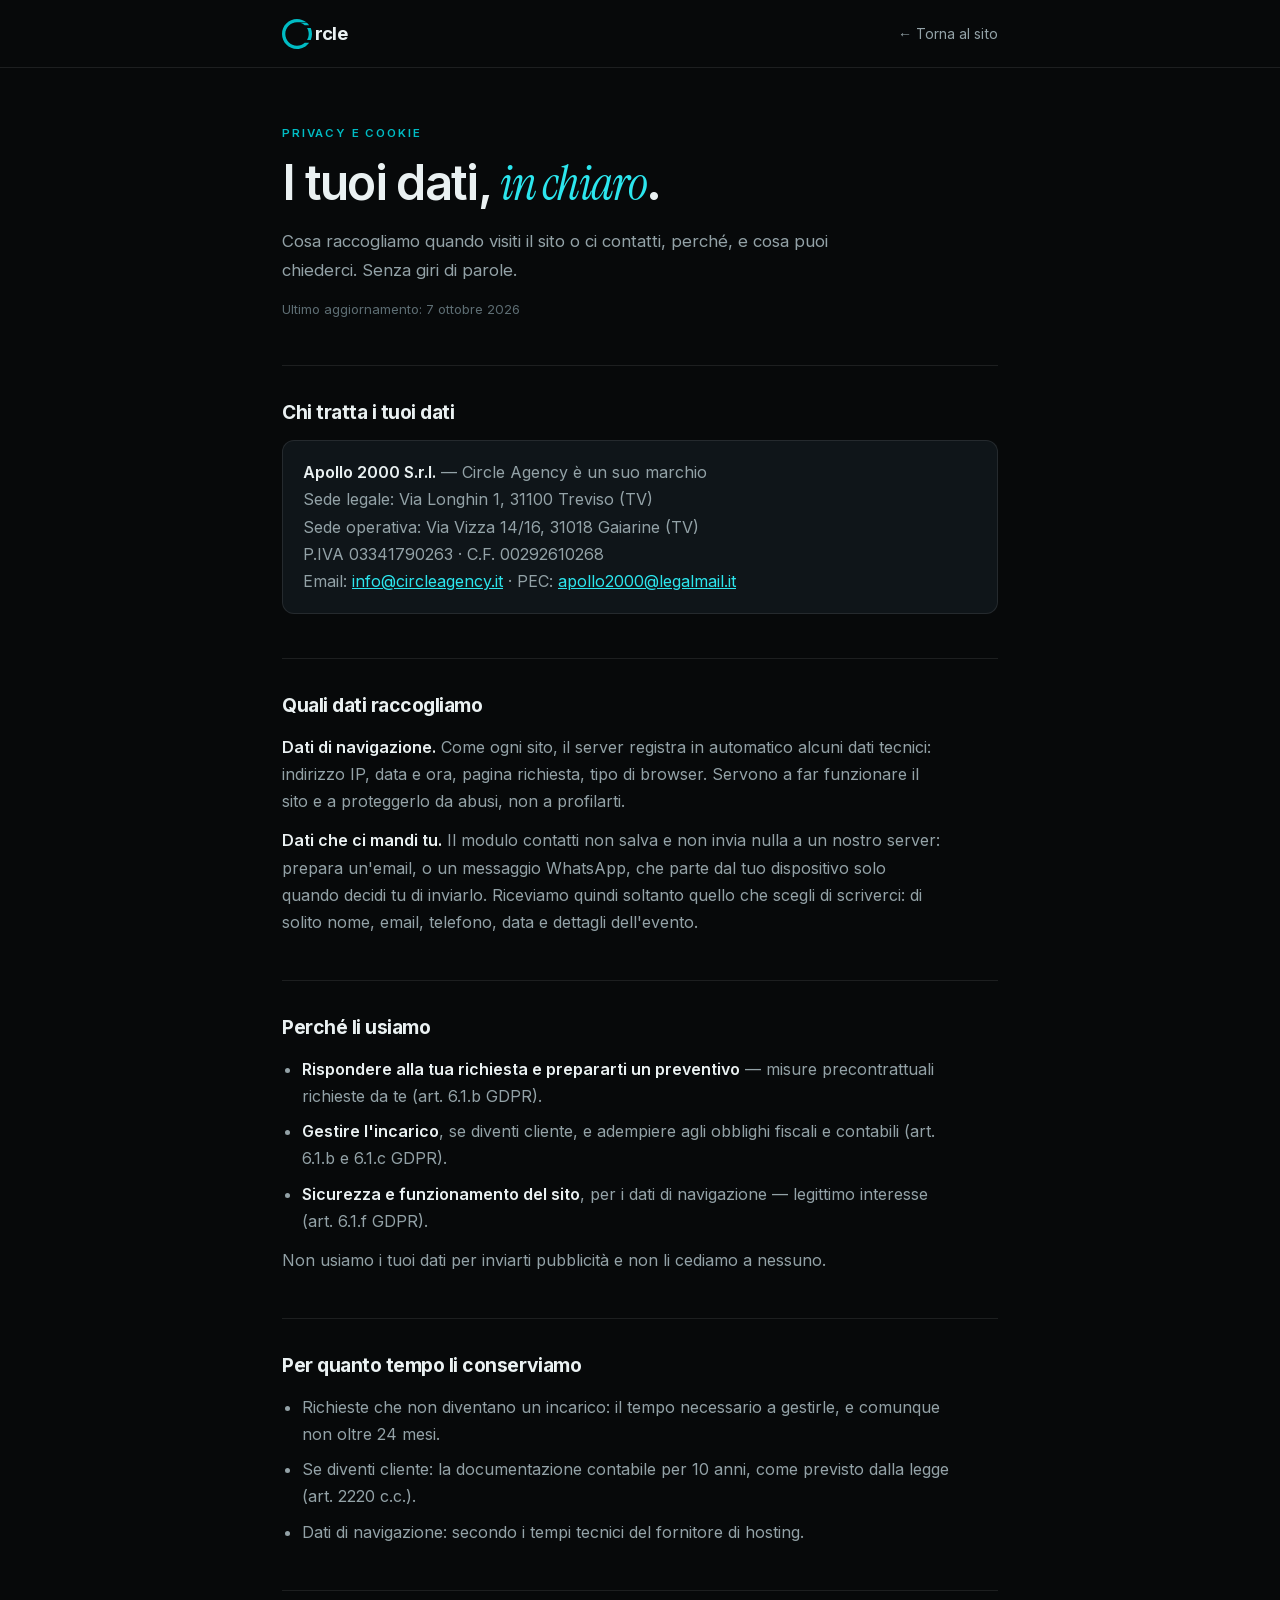
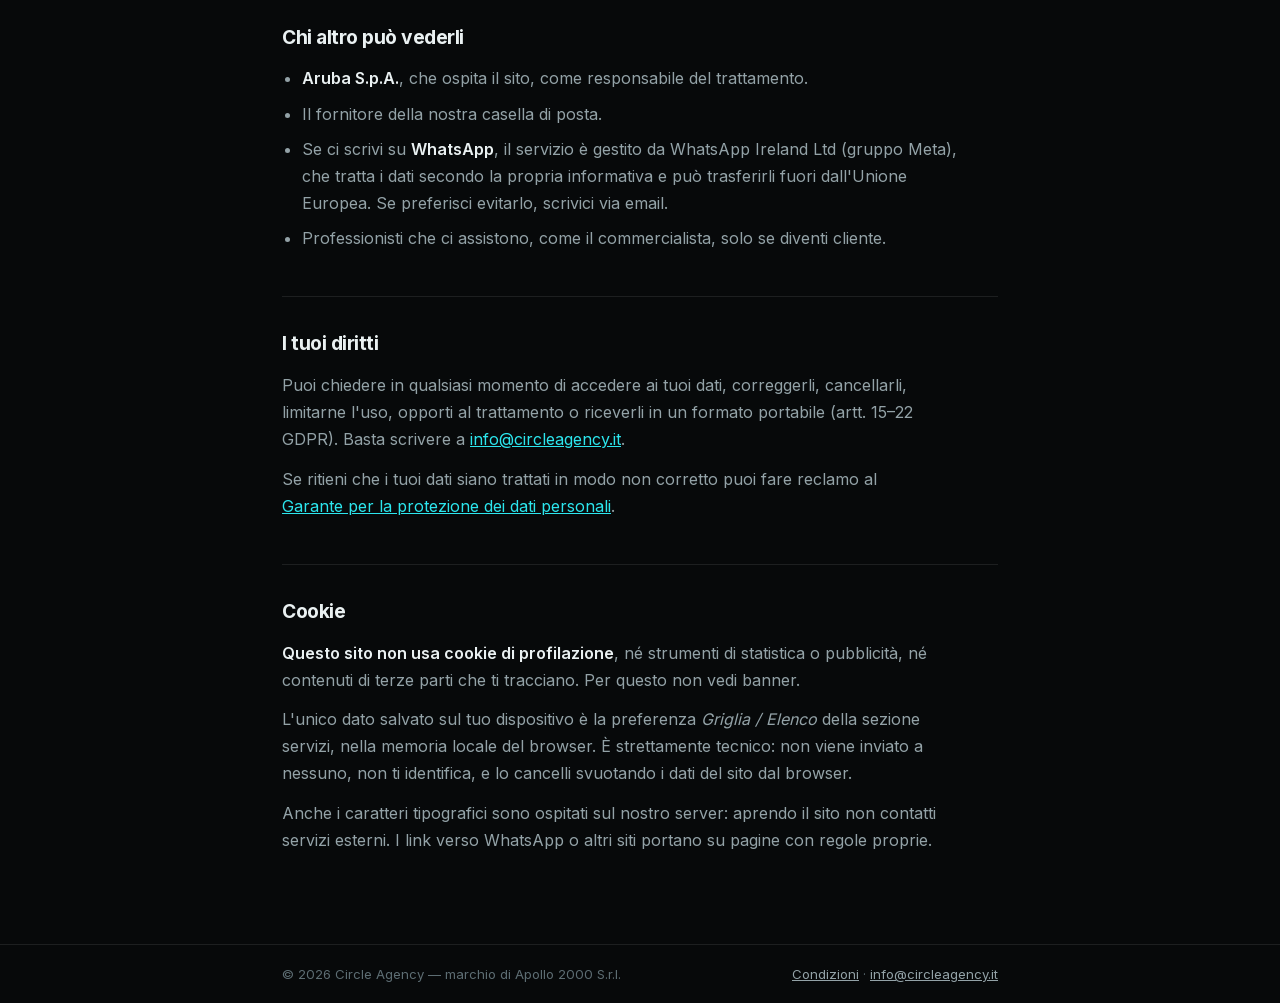
<file: privacy.html>
<!DOCTYPE html>
<html lang="it">
<head>
<meta charset="utf-8">
<meta name="viewport" content="width=device-width, initial-scale=1">
<title>Privacy e cookie — Circle Agency</title>
<meta name="theme-color" content="#07090a">
<link rel="icon" href="assets/img/favicon.svg?v=8afbf0cc" type="image/svg+xml">
<link rel="icon" href="favicon.ico" sizes="32x32">
<style>
@font-face{font-family:'Inter';font-style:normal;font-weight:300 800;font-display:swap;src:url('assets/fonts/Inter-normal-latin.woff2') format('woff2')}
@font-face{font-family:'Instrument Serif';font-style:italic;font-weight:400;font-display:swap;src:url('assets/fonts/InstrumentSerif-italic-latin.woff2') format('woff2')}
:root{--bg:#07090a;--surf:#0f1519;--line:rgba(255,255,255,.09);--txt:#eaf1f2;--txt2:#93a2a7;--txt3:#5d6d73;--cy:#00bcc4;--cy2:#2ce6ee}
*{box-sizing:border-box;margin:0;padding:0}
body{background:var(--bg);color:var(--txt);font:16px/1.7 'Inter',-apple-system,BlinkMacSystemFont,'Segoe UI',sans-serif;-webkit-font-smoothing:antialiased}
a{color:var(--cy2)}
a:focus-visible{outline:2px solid var(--cy2);outline-offset:3px;border-radius:3px}
header{border-bottom:1px solid var(--line)}
.bar{max-width:760px;margin:0 auto;padding:18px 22px;display:flex;align-items:center;justify-content:space-between;gap:16px}
.logo{display:flex;align-items:center;gap:3px;color:var(--txt);text-decoration:none}
.logo svg{width:30px;height:30px;color:var(--cy)}
.logo b{font-size:1.15rem;font-weight:700;letter-spacing:-.045em}
.back{font-size:.88rem;color:var(--txt2);text-decoration:none}
.back:hover{color:var(--txt)}
main{max-width:760px;margin:0 auto;padding:56px 22px 90px}
.eyebrow{font-size:.72rem;font-weight:600;letter-spacing:.16em;text-transform:uppercase;color:var(--cy)}
h1{font-size:clamp(2rem,6vw,3rem);line-height:1.05;letter-spacing:-.035em;font-weight:600;margin:14px 0 18px;text-wrap:balance}
h1 em{font-family:'Instrument Serif',Georgia,serif;font-style:italic;font-weight:400;color:var(--cy2)}
.lead{color:var(--txt2);font-size:1.05rem;max-width:62ch}
.upd{margin-top:14px;font-size:.82rem;color:var(--txt3)}
section{margin-top:44px;padding-top:30px;border-top:1px solid var(--line)}
h2{font-size:1.2rem;letter-spacing:-.025em;margin-bottom:12px;text-wrap:balance}
p,li{color:var(--txt2);max-width:66ch}
p+p,ul+p{margin-top:12px}
ul{margin:12px 0 0 20px;display:grid;gap:8px}
strong{color:var(--txt);font-weight:600}
.card{background:var(--surf);border:1px solid var(--line);border-radius:12px;padding:18px 20px;margin-top:12px}
footer{border-top:1px solid var(--line)}
footer .bar{font-size:.82rem;color:var(--txt3);flex-wrap:wrap}
footer a{color:var(--txt2)}
</style>
</head>
<body>
<header><div class="bar">
  <a class="logo" href="index.html" aria-label="Circle Agency — home"><svg viewBox="0 0 1186.29 1186.18" fill="currentColor" aria-hidden="true"><path d="M 963.69 130.88 C 862.22 49.18 733.56 0 593.09 0 C 265.53 0 0 265.53 0 593.09 C 0 920.66 265.53 1186.18 593.09 1186.18 C 791.48 1186.18 966.65 1088.42 1074.36 938.86 L 899.04 938.86 C 817.48 1011.09 710.6 1055.33 593.09 1055.33 C 337.81 1055.33 130.88 848.38 130.88 593.12 C 130.88 337.86 337.84 130.91 593.09 130.91 Z"/><path d="M 726.12 150.71 C 790.6 170.24 849.23 203.33 898.52 246.83 L 1073.95 246.83 C 1048.57 211.68 1019.35 179.55 987.11 150.71 L 726.14 150.71 Z"/><path d="M 989.75 356.67 C 1031.13 425.91 1055.33 506.59 1055.33 593.09 C 1055.33 679.6 1031.22 759.87 990.03 829.02 L 1137.38 829.02 C 1168.8 756.71 1186.29 676.96 1186.29 593.09 C 1186.29 509.03 1168.66 429.12 1137.11 356.67 Z"/></svg><b>rcle</b></a>
  <a class="back" href="index.html">← Torna al sito</a>
</div></header>
<main>
  <p class="eyebrow">Privacy e cookie</p>
  <h1>I tuoi dati, <em>in chiaro</em>.</h1>
  <p class="lead">Cosa raccogliamo quando visiti il sito o ci contatti, perché, e cosa puoi chiederci. Senza giri di parole.</p>
  <p class="upd">Ultimo aggiornamento: 7 ottobre 2026</p>

  <!-- BOZZA redatta sulla base del funzionamento reale del sito.
       Da far verificare a chi segue l'azienda per il GDPR prima della
       pubblicazione definitiva. -->
  <section>
    <h2>Chi tratta i tuoi dati</h2>
    <div class="card">
      <p><strong>Apollo 2000 S.r.l.</strong> — Circle Agency è un suo marchio<br>
      Sede legale: Via Longhin 1, 31100 Treviso (TV)<br>
      Sede operativa: Via Vizza 14/16, 31018 Gaiarine (TV)<br>
      P.IVA 03341790263 · C.F. 00292610268<br>
      Email: <a href="mailto:info@circleagency.it">info@circleagency.it</a> ·
      PEC: <a href="mailto:apollo2000@legalmail.it">apollo2000@legalmail.it</a></p>
    </div>
  </section>

  <section>
    <h2>Quali dati raccogliamo</h2>
    <p><strong>Dati di navigazione.</strong> Come ogni sito, il server registra in automatico
    alcuni dati tecnici: indirizzo IP, data e ora, pagina richiesta, tipo di browser.
    Servono a far funzionare il sito e a proteggerlo da abusi, non a profilarti.</p>
    <p><strong>Dati che ci mandi tu.</strong> Il modulo contatti non salva e non invia nulla
    a un nostro server: prepara un'email, o un messaggio WhatsApp, che parte dal tuo
    dispositivo solo quando decidi tu di inviarlo. Riceviamo quindi soltanto quello che
    scegli di scriverci: di solito nome, email, telefono, data e dettagli dell'evento.</p>
  </section>

  <section>
    <h2>Perché li usiamo</h2>
    <ul>
      <li><strong>Rispondere alla tua richiesta e prepararti un preventivo</strong> —
          misure precontrattuali richieste da te (art. 6.1.b GDPR).</li>
      <li><strong>Gestire l'incarico</strong>, se diventi cliente, e adempiere agli obblighi
          fiscali e contabili (art. 6.1.b e 6.1.c GDPR).</li>
      <li><strong>Sicurezza e funzionamento del sito</strong>, per i dati di navigazione —
          legittimo interesse (art. 6.1.f GDPR).</li>
    </ul>
    <p>Non usiamo i tuoi dati per inviarti pubblicità e non li cediamo a nessuno.</p>
  </section>

  <section>
    <h2>Per quanto tempo li conserviamo</h2>
    <ul>
      <li>Richieste che non diventano un incarico: il tempo necessario a gestirle,
          e comunque non oltre 24 mesi.</li>
      <li>Se diventi cliente: la documentazione contabile per 10 anni, come previsto
          dalla legge (art. 2220 c.c.).</li>
      <li>Dati di navigazione: secondo i tempi tecnici del fornitore di hosting.</li>
    </ul>
  </section>

  <section>
    <h2>Chi altro può vederli</h2>
    <ul>
      <li><strong>Aruba S.p.A.</strong>, che ospita il sito, come responsabile del trattamento.</li>
      <li>Il fornitore della nostra casella di posta.</li>
      <li>Se ci scrivi su <strong>WhatsApp</strong>, il servizio è gestito da WhatsApp Ireland Ltd
          (gruppo Meta), che tratta i dati secondo la propria informativa e può trasferirli
          fuori dall'Unione Europea. Se preferisci evitarlo, scrivici via email.</li>
      <li>Professionisti che ci assistono, come il commercialista, solo se diventi cliente.</li>
    </ul>
  </section>

  <section>
    <h2>I tuoi diritti</h2>
    <p>Puoi chiedere in qualsiasi momento di accedere ai tuoi dati, correggerli, cancellarli,
    limitarne l'uso, opporti al trattamento o riceverli in un formato portabile
    (artt. 15–22 GDPR). Basta scrivere a
    <a href="mailto:info@circleagency.it">info@circleagency.it</a>.</p>
    <p>Se ritieni che i tuoi dati siano trattati in modo non corretto puoi fare reclamo al
    <a href="https://www.garanteprivacy.it" rel="noopener">Garante per la protezione dei dati personali</a>.</p>
  </section>

  <section id="cookie">
    <h2>Cookie</h2>
    <p><strong>Questo sito non usa cookie di profilazione</strong>, né strumenti di statistica
    o pubblicità, né contenuti di terze parti che ti tracciano. Per questo non vedi banner.</p>
    <p>L'unico dato salvato sul tuo dispositivo è la preferenza <em>Griglia / Elenco</em> della
    sezione servizi, nella memoria locale del browser. È strettamente tecnico: non viene inviato
    a nessuno, non ti identifica, e lo cancelli svuotando i dati del sito dal browser.</p>
    <p>Anche i caratteri tipografici sono ospitati sul nostro server: aprendo il sito non
    contatti servizi esterni. I link verso WhatsApp o altri siti portano su pagine con regole proprie.</p>
  </section>

</main>
<footer><div class="bar">
  <span>© 2026 Circle Agency — marchio di Apollo 2000 S.r.l.</span>
  <span><a href="condizioni.html">Condizioni</a> · <a href="mailto:info@circleagency.it">info@circleagency.it</a></span>
</div></footer>
</body>
</html>
</file>
<file: assets/css/style.css>
/* ═══════════════════════════════════════════════════════════════
   CIRCLE AGENCY — Design System
   Brand: #00BCC4 (estratto dal logo originale)
   ═══════════════════════════════════════════════════════════════ */

/* ─── caratteri ospitati sul sito ───────────────────────
   Niente richieste a Google Fonts: piu' veloce e nessun IP
   dei visitatori inviato a terzi. latin-ext si scarica solo
   se in pagina compare un carattere che ne ha bisogno. */
@font-face{font-family:'Instrument Serif';font-style:italic;font-weight:400;font-display:swap;
  src:url('../fonts/InstrumentSerif-italic-latin-ext.woff2') format('woff2');
  unicode-range:U+0100-02BA, U+02BD-02C5, U+02C7-02CC, U+02CE-02D7, U+02DD-02FF, U+0304, U+0308, U+0329, U+1D00-1DBF, U+1E00-1E9F, U+1EF2-1EFF, U+2020, U+20A0-20AB, U+20AD-20C4, U+2113, U+2C60-2C7F, U+A720-A7FF;}
@font-face{font-family:'Instrument Serif';font-style:italic;font-weight:400;font-display:swap;
  src:url('../fonts/InstrumentSerif-italic-latin.woff2') format('woff2');
  unicode-range:U+0000-00FF, U+0131, U+0152-0153, U+02BB-02BC, U+02C6, U+02DA, U+02DC, U+0304, U+0308, U+0329, U+2000-206F, U+20AC, U+2122, U+2191, U+2193, U+2212, U+2215, U+FEFF, U+FFFD;}
@font-face{font-family:'Inter';font-style:normal;font-weight:300 800;font-display:swap;
  src:url('../fonts/Inter-normal-latin-ext.woff2') format('woff2');
  unicode-range:U+0100-02BA, U+02BD-02C5, U+02C7-02CC, U+02CE-02D7, U+02DD-02FF, U+0304, U+0308, U+0329, U+1D00-1DBF, U+1E00-1E9F, U+1EF2-1EFF, U+2020, U+20A0-20AB, U+20AD-20C4, U+2113, U+2C60-2C7F, U+A720-A7FF;}
@font-face{font-family:'Inter';font-style:normal;font-weight:300 800;font-display:swap;
  src:url('../fonts/Inter-normal-latin.woff2') format('woff2');
  unicode-range:U+0000-00FF, U+0131, U+0152-0153, U+02BB-02BC, U+02C6, U+02DA, U+02DC, U+0304, U+0308, U+0329, U+2000-206F, U+20AC, U+2122, U+2191, U+2193, U+2212, U+2215, U+FEFF, U+FFFD;}

:root{
  /* colore */
  --bg:        #07090a;
  --bg-2:      #0b0f11;
  --surf:      #0f1519;
  --surf-2:    #131b20;
  --line:      rgba(255,255,255,.085);
  --line-2:    rgba(255,255,255,.16);

  --txt:       #eaf1f2;
  --txt-2:     #93a2a7;
  --txt-3:     #5d6d73;

  --cy:        #00bcc4;
  --cy-2:      #2ce6ee;
  --cy-dim:    rgba(0,188,196,.14);

  /* tipografia */
  --sans: 'Inter', -apple-system, BlinkMacSystemFont, 'Segoe UI', sans-serif;
  --serif:'Instrument Serif', Georgia, serif;

  /* layout */
  --wrap: 1240px;
  --pad:  clamp(20px, 5vw, 56px);
  --r:    14px;

  /* motion */
  --ease: cubic-bezier(.22,.68,.28,1);
  --dur:  .55s;
}

/* ─── reset ─────────────────────────────────────────────── */
*,*::before,*::after{ box-sizing:border-box; margin:0; padding:0 }
html{ scroll-behavior:smooth; -webkit-text-size-adjust:100% }
body{
  background:var(--bg);
  color:var(--txt);
  font-family:var(--sans);
  font-size:16px;
  line-height:1.65;
  font-weight:400;
  -webkit-font-smoothing:antialiased;
  -moz-osx-font-smoothing:grayscale;
  overflow-x:hidden;
}
img,svg{ display:block; max-width:100% }
a{ color:inherit; text-decoration:none }
button,input,textarea{ font:inherit; color:inherit }
ul,ol{ list-style:none }
::selection{ background:var(--cy); color:#00191b }

/* scrollbar */
::-webkit-scrollbar{ width:10px }
::-webkit-scrollbar-track{ background:var(--bg) }
::-webkit-scrollbar-thumb{ background:#1d262b; border-radius:10px; border:3px solid var(--bg) }
::-webkit-scrollbar-thumb:hover{ background:#2b383e }

/* ─── grana ─────────────────────────────────────────────── */
.grain{
  position:fixed; inset:-50%;
  pointer-events:none; z-index:9999;
  opacity:.032;
  background-image:url("data:image/svg+xml,%3Csvg xmlns='http://www.w3.org/2000/svg' width='260' height='260'%3E%3Cfilter id='n'%3E%3CfeTurbulence type='fractalNoise' baseFrequency='.85' numOctaves='3'/%3E%3C/filter%3E%3Crect width='100%25' height='100%25' filter='url(%23n)'/%3E%3C/svg%3E");
}

/* ─── utility ───────────────────────────────────────────── */
.wrap{ width:100%; max-width:var(--wrap); margin-inline:auto; padding-inline:var(--pad) }
.section{ padding-block:clamp(80px,11vw,150px); position:relative }
.section--alt{ background:var(--bg-2); border-block:1px solid var(--line) }

.grid-2{
  display:grid; gap:clamp(32px,5vw,80px);
  grid-template-columns:minmax(0,.85fr) minmax(0,1.15fr);
}
@media (max-width:860px){ .grid-2{ grid-template-columns:1fr } }

/* ─── tipografia ────────────────────────────────────────── */
em{ font-family:var(--serif); font-style:italic; font-weight:400; color:var(--cy-2) }

.h2{
  font-size:clamp(2rem,5.2vw,4rem);
  line-height:1.02;
  letter-spacing:-.035em;
  font-weight:600;
}
.h2 em{ letter-spacing:-.01em }

.label{
  display:flex; align-items:center; gap:10px;
  font-size:.72rem; font-weight:600;
  letter-spacing:.16em; text-transform:uppercase;
  color:var(--txt-2);
  margin-bottom:22px;
}
.label .num{
  color:var(--cy); font-variant-numeric:tabular-nums;
  padding-right:10px; border-right:1px solid var(--line-2);
}

.eyebrow{
  display:inline-flex; align-items:center; gap:10px;
  font-size:.76rem; font-weight:500;
  letter-spacing:.12em; text-transform:uppercase;
  color:var(--txt-2);
  padding:8px 16px 8px 12px;
  border:1px solid var(--line);
  border-radius:100px;
  background:rgba(255,255,255,.02);
  backdrop-filter:blur(8px);
}
.dot{
  width:7px; height:7px; border-radius:50%;
  background:var(--cy);
  box-shadow:0 0 0 0 rgba(0,188,196,.6);
  animation:pulse 2.4s var(--ease) infinite;
}
@keyframes pulse{
  0%   { box-shadow:0 0 0 0 rgba(0,188,196,.55) }
  70%  { box-shadow:0 0 0 9px rgba(0,188,196,0) }
  100% { box-shadow:0 0 0 0 rgba(0,188,196,0) }
}

.lead{
  font-size:clamp(1.15rem,2.1vw,1.55rem);
  line-height:1.5; letter-spacing:-.018em;
  color:var(--txt); font-weight:400;
}
.body{ color:var(--txt-2); margin-top:24px; max-width:56ch }

/* ─── immagini ──────────────────────────────────────────
   Trattamento comune: leggera desaturazione + bordo sottile,
   così foto di provenienze diverse restano coerenti fra loro. */
.media{
  margin-top:34px;
  border-radius:var(--r);
  overflow:hidden;
  border:1px solid var(--line);
}
.media img{
  width:100%; height:100%;
  aspect-ratio:9/11; object-fit:cover;
  filter:saturate(.88) contrast(1.04);
  transition:transform .7s var(--ease), filter .5s var(--ease);
}
.media:hover img{ transform:scale(1.03); filter:saturate(1) contrast(1.04) }
@media (max-width:860px){
  .media{ margin-top:26px }
  .media img{ aspect-ratio:16/10 }
}

.sechead{ margin-bottom:clamp(44px,6vw,72px); max-width:720px }
.sechead--center{ margin-inline:auto; text-align:center }
.sechead--center .label{ justify-content:center }
.sechead__note{ margin-top:20px; color:var(--txt-2); font-size:.95rem; max-width:52ch }
.sechead--center .sechead__note{ margin-inline:auto }

/* ─── bottoni ───────────────────────────────────────────── */
.btn{
  --bg-btn:var(--cy);
  display:inline-flex; align-items:center; gap:10px;
  padding:13px 24px;
  background:var(--bg-btn);
  color:#00191b;
  font-size:.92rem; font-weight:600; letter-spacing:-.01em;
  border:1px solid transparent; border-radius:100px;
  cursor:pointer;
  transition:transform .25s var(--ease), box-shadow .3s var(--ease), background .25s;
  box-shadow:0 0 0 0 rgba(0,188,196,0);
}
.btn svg{ width:15px; height:15px; transition:transform .3s var(--ease) }
.btn:hover{
  transform:translateY(-2px);
  box-shadow:0 10px 34px -8px rgba(0,188,196,.55);
  background:var(--cy-2);
}
.btn:hover svg{ transform:translateX(4px) }
.btn:active{ transform:translateY(0) }
.btn--sm{ padding:9px 18px; font-size:.85rem }
.btn--lg{ padding:16px 30px; font-size:1rem }
.btn--ghost{
  background:transparent; color:var(--txt);
  border-color:var(--line-2);
}
.btn--ghost:hover{ background:rgba(255,255,255,.05); border-color:var(--cy); box-shadow:none; color:var(--txt) }
.btn--wa{ background:transparent; color:var(--txt); border-color:var(--line-2) }
.btn--wa svg{ width:19px; height:19px }
.btn--wa:hover{ background:#25d366; color:#04240f; border-color:#25d366; box-shadow:0 10px 34px -8px rgba(37,211,102,.5) }

:focus-visible{ outline:2px solid var(--cy-2); outline-offset:3px; border-radius:4px }

/* ═══════════════════ NAV ═══════════════════ */
.nav{
  position:fixed; inset:0 0 auto; z-index:100;
  transition:background .4s var(--ease), border-color .4s, backdrop-filter .4s;
  border-bottom:1px solid transparent;
}
.nav.is-stuck{
  background:rgba(7,9,10,.72);
  backdrop-filter:blur(18px) saturate(140%);
  border-bottom-color:var(--line);
}
.nav__inner{
  max-width:var(--wrap); margin-inline:auto;
  padding:18px var(--pad);
  display:flex; align-items:center; justify-content:space-between; gap:24px;
  transition:padding .4s var(--ease);
}
.nav.is-stuck .nav__inner{ padding-block:13px }

/* Lockup: rapporti misurati sul logo originale (logo mail.ai).
   Gap = 8,2% della larghezza del marchio, testo = 60% dell'altezza.
   Tutto è legato a --mark, così le proporzioni reggono a ogni dimensione. */
.logo{
  --mark:34px;
  display:flex; align-items:center;
  gap:calc(var(--mark) * .082);
}
.logo__mark{
  width:var(--mark); height:var(--mark);
  color:var(--cy); flex:none;
  transition:transform .6s var(--ease);
}
.logo:hover .logo__mark{ transform:rotate(-25deg) }
.logo__type{ display:flex; flex-direction:column; line-height:1 }
.logo__type b{
  font-size:calc(var(--mark) * .60);
  font-weight:700; letter-spacing:-.045em;
}
/* "AGENCY" è tarato per chiudere al 93,7% della larghezza di "rcle",
   come nel logo originale. Se cambi font o peso, ricontrolla il rapporto. */
.logo__type i{
  font-style:normal;
  font-size:calc(var(--mark) * .172);
  font-weight:500;
  letter-spacing:.24em; text-transform:uppercase;
  margin-right:-.24em;          /* toglie lo spazio dopo l'ultima lettera */
  color:var(--txt-2); margin-top:calc(var(--mark) * .088);
}

.nav__links{ display:flex; align-items:center; gap:32px }
.nav__links a:not(.btn){
  font-size:.92rem; color:var(--txt-2);
  transition:color .25s; position:relative;
}
.nav__links a:not(.btn)::after{
  content:''; position:absolute; left:0; bottom:-5px;
  width:0; height:1px; background:var(--cy);
  transition:width .3s var(--ease);
}
.nav__links a:not(.btn):hover{ color:var(--txt) }
.nav__links a:not(.btn):hover::after{ width:100% }

.burger{
  display:none; background:none; border:0; cursor:pointer;
  width:42px; height:42px; position:relative;
}
.burger span{
  position:absolute; left:11px; width:20px; height:1.5px;
  background:var(--txt); border-radius:2px;
  transition:transform .35s var(--ease), opacity .2s;
}
.burger span:nth-child(1){ top:18px }
.burger span:nth-child(2){ top:24px }
.burger[aria-expanded="true"] span:nth-child(1){ transform:translateY(3px) rotate(45deg) }
.burger[aria-expanded="true"] span:nth-child(2){ transform:translateY(-3px) rotate(-45deg) }

@media (max-width:900px){
  .burger{ display:block }
  .nav__links{
    position:fixed; inset:0 0 auto; top:0;
    flex-direction:column; align-items:stretch; gap:0;
    padding:96px var(--pad) 36px;
    background:rgba(7,9,10,.97);
    backdrop-filter:blur(20px);
    border-bottom:1px solid var(--line);
    transform:translateY(-102%);
    transition:transform .5s var(--ease);
  }
  .nav__links.is-open{ transform:translateY(0) }
  .nav__links a:not(.btn){
    padding:16px 0; font-size:1.35rem; color:var(--txt);
    letter-spacing:-.02em; border-bottom:1px solid var(--line);
  }
  .nav__links .btn{ margin-top:26px; justify-content:center }
}

/* ═══════════════════ HERO ═══════════════════ */
.hero{
  position:relative; overflow:hidden;
  min-height:100svh;
  display:flex; align-items:center;
  padding-block:140px 100px;
}
/* Foto di sfondo: tenuta bassa e sfumata verso il basso, così il titolo
   resta leggibile qualunque immagine si carichi. */
.hero__bg{ position:absolute; inset:0; z-index:0; overflow:hidden }
.hero__bg img{
  width:100%; height:100%; object-fit:cover;
  object-position:72% 40%;   /* il soggetto sta a destra: resta inquadrato anche su telefono */
  opacity:.55;
  filter:contrast(1.06);
}
.hero__bg::after{
  content:''; position:absolute; inset:0;
  background:
    linear-gradient(180deg, rgba(7,9,10,.72) 0%, rgba(7,9,10,.34) 32%, rgba(7,9,10,.94) 88%, var(--bg) 100%),
    linear-gradient(90deg, rgba(7,9,10,.9) 0%, rgba(7,9,10,.25) 62%, transparent 100%);
}

.hero__glow{
  position:absolute; z-index:0;
  width:min(1100px,130vw); aspect-ratio:1;
  left:50%; top:42%; translate:-50% -50%;
  background:radial-gradient(circle, rgba(0,188,196,.22) 0%, rgba(0,188,196,.07) 34%, transparent 66%);
  filter:blur(20px);
}
.hero__ring{
  position:absolute; z-index:0;
  width:min(760px,92vw); aspect-ratio:1;
  right:-14%; top:50%; translate:0 -50%;
  fill:none; stroke:var(--cy); stroke-width:2;
  opacity:.13;
  animation:spin 46s linear infinite;
}
@keyframes spin{ to{ rotate:360deg } }

.hero__inner{ position:relative; z-index:1 }

.hero__h1{
  margin-top:30px;
  font-size:clamp(2.8rem,8.4vw,7rem);
  line-height:.94;
  letter-spacing:-.045em;
  font-weight:600;
  max-width:16ch;
}
.hero__h1 em{ letter-spacing:-.005em }

.hero__sub{
  margin-top:30px; max-width:52ch;
  font-size:clamp(1.02rem,1.7vw,1.28rem);
  line-height:1.55; color:var(--txt-2);
  letter-spacing:-.012em;
}
.hero__cta{ margin-top:42px; display:flex; flex-wrap:wrap; gap:14px }

.hero__facts{
  margin-top:clamp(56px,8vw,88px);
  display:flex; flex-wrap:wrap; gap:clamp(28px,6vw,72px);
  padding-top:30px; border-top:1px solid var(--line);
}
.hero__facts li{ display:flex; flex-direction:column; gap:4px }
.hero__facts b{
  font-size:clamp(1.6rem,3.4vw,2.4rem); font-weight:600;
  letter-spacing:-.04em; line-height:1;
  color:var(--txt);
}
.hero__facts span{
  font-size:.78rem; letter-spacing:.06em;
  text-transform:uppercase; color:var(--txt-3);
}

.scrollcue{
  position:absolute; left:50%; bottom:34px; translate:-50% 0; z-index:1;
  width:24px; height:38px; border:1px solid var(--line-2); border-radius:20px;
}
.scrollcue span{
  position:absolute; left:50%; top:9px; translate:-50% 0;
  width:3px; height:7px; border-radius:3px; background:var(--cy);
  animation:cue 1.9s var(--ease) infinite;
}
@keyframes cue{
  0%{ opacity:0; transform:translateY(0) }
  35%{ opacity:1 }
  100%{ opacity:0; transform:translateY(13px) }
}
@media (max-width:700px){ .scrollcue{ display:none } }

/* ═══════════════════ MARQUEE ═══════════════════ */
.marquee{
  overflow:hidden; white-space:nowrap;
  border-block:1px solid var(--line);
  background:var(--bg-2);
  padding-block:20px;
  -webkit-mask-image:linear-gradient(90deg,transparent,#000 9%,#000 91%,transparent);
          mask-image:linear-gradient(90deg,transparent,#000 9%,#000 91%,transparent);
}
.marquee__track{
  display:inline-flex; align-items:center; gap:26px;
  animation:slide 46s linear infinite;
}
.marquee span{
  font-size:clamp(1.05rem,2.1vw,1.55rem);
  font-weight:500; letter-spacing:-.02em; color:var(--txt-2);
}
.marquee i{ color:var(--cy); font-style:normal; font-size:.8rem }
@keyframes slide{ to{ transform:translateX(-50%) } }

/* ═══════════════════ CARDS / SERVIZI ═══════════════════ */
.cards{
  display:grid; gap:14px;
  grid-template-columns:repeat(4,1fr);
}
@media (max-width:1180px){ .cards{ grid-template-columns:repeat(3,1fr) } }
@media (max-width:880px) { .cards{ grid-template-columns:repeat(2,1fr) } }
@media (max-width:560px) { .cards{ grid-template-columns:repeat(2,1fr); gap:10px } }
.card{
  position:relative; isolation:isolate;
  display:flex; flex-direction:column;
  padding:22px 20px 20px;
  background:var(--surf);
  border:1px solid var(--line);
  border-radius:var(--r);
  overflow:hidden;
  transition:border-color .35s var(--ease), transform .35s var(--ease), background .35s;
}
/* riflesso che segue il cursore */
.card::before{
  content:''; position:absolute; inset:0; z-index:-1;
  opacity:0; transition:opacity .4s;
  background:radial-gradient(340px circle at var(--mx,50%) var(--my,50%),
             rgba(0,188,196,.13), transparent 62%);
}
.card:hover,.card:focus-visible{
  border-color:rgba(0,188,196,.42);
  transform:translateY(-4px);
  background:var(--surf-2);
}
.card:hover::before{ opacity:1 }

/* la foto esce a filo card: i margini negativi annullano il padding */
.card__media{
  margin:-22px -20px 17px;
  overflow:hidden;
  border-bottom:1px solid var(--line);
}
.card__media img{
  display:block; width:100%; height:auto;  /* height:auto batte l'attributo height del tag */
  aspect-ratio:16/9; object-fit:cover;
  filter:saturate(.82) contrast(1.05) brightness(.82);
  transition:transform .7s var(--ease), filter .5s var(--ease);
}
.card:hover .card__media img,
.card:focus-visible .card__media img{
  transform:scale(1.05);
  filter:saturate(1) contrast(1.05) brightness(1);
}

.card__top{ display:flex; align-items:baseline; gap:10px; margin-bottom:12px }
.card__idx{
  font-size:.72rem; font-weight:600; letter-spacing:.1em;
  color:var(--cy); font-variant-numeric:tabular-nums;
}
.card h3{
  font-size:1.12rem; font-weight:600; letter-spacing:-.03em;
  line-height:1.22;
}
.card > p{ color:var(--txt-2); font-size:.875rem; line-height:1.55 }

.card__list{ margin-top:16px; margin-bottom:20px; display:grid; gap:7px }
.card__list li{
  position:relative; padding-left:17px;
  font-size:.795rem; color:var(--txt-3); line-height:1.45;
}
.card__list li::before{
  content:''; position:absolute; left:0; top:.55em;
  width:7px; height:1px; background:var(--cy); opacity:.75;
}

.card__price{
  margin-top:auto; padding-top:15px;   /* allinea il prezzo in fondo a tutte le card */
  border-top:1px solid var(--line);
  font-size:.82rem; letter-spacing:.05em;
  text-transform:uppercase; color:var(--txt-3);
}
.card__price b{
  display:inline-block; margin-left:4px;
  font-size:1.15rem; font-weight:600; letter-spacing:-.03em;
  text-transform:none; color:var(--txt);
}

/* ─── vista griglia / elenco ─────────────────────────────
   Il pulsante mette o toglie .is-list su .cards (vedi main.js). */
#servizi .sechead{ margin-bottom:clamp(28px,4vw,44px) }
.viewbar{
  display:flex; justify-content:flex-end; gap:2px;
  width:max-content; margin:0 0 14px auto; padding:3px;
  border:1px solid var(--line-2); border-radius:100px;
  background:var(--surf);
}
.viewbtn{
  display:inline-flex; align-items:center; gap:7px;
  padding:7px 14px; border:0; border-radius:100px;
  background:none; color:var(--txt-2);
  font-size:.8rem; font-weight:500; letter-spacing:-.005em;
  cursor:pointer; transition:background .2s, color .2s;
}
.viewbtn svg{ width:13px; height:13px; fill:currentColor }
.viewbtn:hover{ color:var(--txt) }
.viewbtn[aria-pressed="true"]{ background:var(--cy-dim); color:var(--cy-2) }

/* griglia su telefono: due colonne, si tengono foto, titolo,
   descrizione accorciata e prezzo; i punti si vedono in elenco */
@media (max-width:560px){
  .cards:not(.is-list) .card{ padding:13px 12px 12px }
  .cards:not(.is-list) .card__media{ margin:-13px -12px 11px }
  .cards:not(.is-list) .card__top{ margin-bottom:7px }
  .cards:not(.is-list) .card h3{ font-size:.95rem }
  .cards:not(.is-list) .card > p:not(.card__price){
    font-size:.78rem; line-height:1.45;
    display:-webkit-box; -webkit-line-clamp:4; -webkit-box-orient:vertical; overflow:hidden;
  }
  .cards:not(.is-list) .card__list{ display:none }
  .cards:not(.is-list) .card__price{ margin-top:auto; padding-top:10px; font-size:.7rem }
  .cards:not(.is-list) .card__price b{ font-size:.98rem }
}

/* elenco: una riga per servizio, foto a sinistra e prezzo a destra */
.cards.is-list{ grid-template-columns:1fr; gap:10px }
.cards.is-list .card{
  display:grid;
  grid-template-columns:220px minmax(0,1fr) auto;
  grid-template-areas:
    "media top  price"
    "media desc price"
    "media list price";
  grid-template-rows:auto auto 1fr;
  column-gap:26px;
  padding:16px 26px 16px 16px;
}
.cards.is-list .card__media{
  grid-area:media; margin:0; align-self:stretch;
  border-radius:10px; border-bottom:0;
}
.cards.is-list .card__media img{ height:100%; min-height:124px; aspect-ratio:auto }
.cards.is-list .card__top{ grid-area:top; margin:4px 0 8px }
.cards.is-list .card > p:not(.card__price){ grid-area:desc; max-width:68ch }
.cards.is-list .card__list{
  grid-area:list; display:flex; flex-wrap:wrap; gap:4px 22px;
  margin:12px 0 4px;
}
.cards.is-list .card__price{
  grid-area:price; align-self:center; text-align:right; white-space:nowrap;
  margin:0; padding:0 0 0 22px; border-top:0; border-left:1px solid var(--line);
}
@media (max-width:880px){
  .cards.is-list .card{
    grid-template-columns:150px minmax(0,1fr);
    grid-template-areas: "media top" "media desc" "media list" "media price";
    grid-template-rows:auto auto auto 1fr;
    column-gap:18px; padding:14px 18px 14px 14px;
  }
  .cards.is-list .card__price{
    align-self:end; text-align:left; padding:10px 0 0; margin-top:6px;
    border-left:0; border-top:1px solid var(--line);
  }
}
@media (max-width:560px){
  .cards.is-list .card{
    grid-template-columns:92px minmax(0,1fr);
    grid-template-areas: "media top" "media price" "desc desc" "list list";
    grid-template-rows:auto 1fr auto auto;
    column-gap:14px; padding:12px;
  }
  .cards.is-list .card__media img{ min-height:0; aspect-ratio:1 }
  .cards.is-list .card__media{ align-self:start }
  .cards.is-list .card__top{ margin:2px 0 4px }
  .cards.is-list .card__price{ align-self:start; border-top:0; padding:0; margin:0 }
  .cards.is-list .card > p:not(.card__price){ margin-top:12px; font-size:.86rem }
  .cards.is-list .card__list{ display:grid; gap:6px; margin-top:10px }
}

/* riquadro pacchetti */
.bundle{
  margin-top:20px; padding:clamp(28px,4vw,46px);
  display:flex; align-items:center; justify-content:space-between;
  gap:clamp(24px,4vw,52px); flex-wrap:wrap;
  border:1px solid rgba(0,188,196,.28);
  border-radius:var(--r);
  background:
    radial-gradient(700px circle at 12% 0%, rgba(0,188,196,.13), transparent 60%),
    var(--surf);
}
.bundle h3{
  font-size:clamp(1.35rem,2.6vw,1.9rem);
  font-weight:600; letter-spacing:-.035em; line-height:1.15;
}
.bundle p{ margin-top:14px; color:var(--txt-2); font-size:.95rem; max-width:58ch }
.bundle .btn{ flex:none }

/* ═══════════════════ STEPS ═══════════════════ */
.steps{
  display:grid; gap:1px;
  grid-template-columns:repeat(auto-fit,minmax(240px,1fr));
  background:var(--line);
  border:1px solid var(--line);
  border-radius:var(--r);
  overflow:hidden;
}
.step{
  background:var(--bg-2);
  padding:clamp(28px,3.4vw,40px) clamp(24px,2.6vw,32px);
  transition:background .35s var(--ease);
}
.step:hover{ background:var(--surf) }
.step__n{
  display:block; font-size:.75rem; font-weight:600;
  letter-spacing:.14em; color:var(--cy); margin-bottom:26px;
  font-variant-numeric:tabular-nums;
}
.step h3{
  font-size:1.3rem; font-weight:600;
  letter-spacing:-.03em; margin-bottom:12px;
}
.step p{ color:var(--txt-2); font-size:.92rem; line-height:1.6 }

/* ═══════════════════ WHY ═══════════════════ */
.why__list{ display:grid; gap:2px }
.why__list li{
  padding:28px 0;
  border-top:1px solid var(--line);
  transition:padding-left .4s var(--ease);
}
.why__list li:last-child{ border-bottom:1px solid var(--line) }
.why__list li:hover{ padding-left:16px }
.why__list h3{
  font-size:1.22rem; font-weight:600;
  letter-spacing:-.028em; margin-bottom:10px;
  display:flex; align-items:center; gap:12px;
}
.why__list h3::before{
  content:''; width:6px; height:6px; border-radius:50%;
  background:var(--cy); flex:none;
}
.why__list p{ color:var(--txt-2); font-size:.94rem; max-width:56ch; padding-left:18px }

/* ═══════════════════ GALLERY ═══════════════════ */
/* righe di altezza fissa: 2 tessere larghe + 3 strette = due righe piene */
.gallery{
  display:grid; gap:14px;
  grid-template-columns:repeat(6,1fr);
  grid-auto-rows:clamp(230px,25vw,330px);
}
.shot{ grid-column:span 2; display:flex; flex-direction:column }
.shot--wide{ grid-column:span 3 }
@media (max-width:860px){
  .gallery{ grid-template-columns:repeat(2,1fr) }
  .shot,.shot--wide{ grid-column:span 1 }
}
@media (max-width:520px){
  .gallery{ grid-template-columns:1fr }
}
.shot img{
  flex:1; min-height:0;
  width:100%; object-fit:cover;
  border:1px solid var(--line);
  border-radius:var(--r);
  background:var(--surf);
  filter:saturate(.88) contrast(1.04);
  transition:transform .55s var(--ease), filter .45s, border-color .35s;
}
.shot:hover img{
  transform:scale(1.015);
  filter:saturate(1) contrast(1.04);
  border-color:rgba(0,188,196,.5);
}
.shot figcaption{
  margin-top:12px; font-size:.84rem; color:var(--txt-3);
  letter-spacing:-.01em;
}

/* ═══════════════════ FAQ ═══════════════════ */
.faq details{ border-bottom:1px solid var(--line) }
.faq details:first-child{ border-top:1px solid var(--line) }
.faq summary{
  list-style:none; cursor:pointer;
  padding:24px 44px 24px 0; position:relative;
  font-size:1.06rem; font-weight:500; letter-spacing:-.022em;
  transition:color .25s;
}
.faq summary::-webkit-details-marker{ display:none }
.faq summary:hover{ color:var(--cy-2) }
.faq summary::after{
  content:''; position:absolute; right:6px; top:50%;
  width:11px; height:11px; translate:0 -50%;
  border-right:1.5px solid var(--cy); border-bottom:1.5px solid var(--cy);
  rotate:45deg;
  transition:rotate .35s var(--ease), translate .35s var(--ease);
}
.faq details[open] summary::after{ rotate:225deg; translate:0 -25% }
.faq details[open] summary{ color:var(--cy-2) }
.faq details p{
  padding:0 40px 26px 0;
  color:var(--txt-2); font-size:.95rem; max-width:62ch;
  animation:fadeUp .4s var(--ease) both;
}
@keyframes fadeUp{ from{ opacity:0; transform:translateY(-6px) } }

/* ═══════════════════ CTA / FORM ═══════════════════ */
.cta{ position:relative; overflow:hidden }
.cta__glow{
  position:absolute; z-index:0;
  width:min(1000px,120vw); aspect-ratio:2/1;
  left:50%; top:0; translate:-50% -42%;
  background:radial-gradient(ellipse, rgba(0,188,196,.2), transparent 68%);
  filter:blur(14px);
}
.cta .wrap{ position:relative; z-index:1 }

.contact{
  display:grid; gap:clamp(24px,3vw,40px);
  grid-template-columns:minmax(0,1.55fr) minmax(0,1fr);
  align-items:start;
}
@media (max-width:900px){ .contact{ grid-template-columns:1fr } }

.form{
  display:grid; gap:18px;
  padding:clamp(26px,3.4vw,42px);
  background:var(--surf);
  border:1px solid var(--line);
  border-radius:var(--r);
}
.form .row{ display:grid; gap:18px; grid-template-columns:1fr 1fr }
@media (max-width:560px){ .form .row{ grid-template-columns:1fr } }

.form label{
  display:grid; gap:9px;
  font-size:.78rem; font-weight:500;
  letter-spacing:.1em; text-transform:uppercase; color:var(--txt-2);
}
.form input,.form textarea{
  width:100%; padding:13px 15px;
  background:var(--bg);
  border:1px solid var(--line);
  border-radius:9px;
  font-size:.96rem; letter-spacing:-.01em;
  text-transform:none;
  transition:border-color .25s, background .25s, box-shadow .25s;
}
.form input::placeholder,.form textarea::placeholder{ color:var(--txt-3) }
.form input:focus,.form textarea:focus{
  outline:none; border-color:var(--cy);
  background:var(--bg-2);
  box-shadow:0 0 0 3px rgba(0,188,196,.13);
}
.form textarea{ resize:vertical; min-height:104px; font-family:inherit }
.form input:invalid:not(:placeholder-shown){ border-color:#c4443c }
.form input[type="date"]::-webkit-calendar-picker-indicator{ filter:invert(.65); cursor:pointer }

.chips{ display:flex; flex-wrap:wrap; gap:8px }
.chips button{
  padding:8px 15px;
  background:transparent;
  border:1px solid var(--line-2);
  border-radius:100px;
  font-size:.84rem; font-weight:500;
  letter-spacing:-.01em; text-transform:none;
  color:var(--txt-2); cursor:pointer;
  transition:all .22s var(--ease);
}
.chips button:hover{ border-color:var(--cy); color:var(--txt) }
.chips button.on{
  background:var(--cy-dim); border-color:var(--cy);
  color:var(--cy-2);
}

.form__actions{ display:flex; flex-wrap:wrap; gap:12px; margin-top:6px }
.form__note{
  font-size:.8rem; color:var(--txt-3);
  text-transform:none; letter-spacing:0;
}

.contact__side{ display:grid; gap:12px }
.ccard{
  display:grid; gap:7px;
  padding:22px 24px;
  background:var(--surf);
  border:1px solid var(--line);
  border-radius:var(--r);
  transition:border-color .3s, transform .3s var(--ease), background .3s;
}
a.ccard:hover{
  border-color:var(--cy); transform:translateX(4px);
  background:var(--surf-2);
}
.ccard__k{
  font-size:.7rem; font-weight:600;
  letter-spacing:.16em; text-transform:uppercase; color:var(--cy);
}
.ccard__v{ font-size:1.02rem; font-weight:500; letter-spacing:-.02em; line-height:1.45 }
.ccard--static .ccard__v{ color:var(--txt-2); font-weight:400; font-size:.96rem }

/* ═══════════════════ FOOTER ═══════════════════ */
.foot{
  position:relative; overflow:hidden;
  border-top:1px solid var(--line);
  padding-top:clamp(56px,7vw,84px);
  background:var(--bg-2);
}
.foot__top{
  display:grid; gap:clamp(36px,5vw,64px);
  grid-template-columns:minmax(0,1fr) minmax(0,1.4fr);
  padding-bottom:clamp(48px,6vw,72px);
}
@media (max-width:860px){ .foot__top{ grid-template-columns:1fr } }
.logo--foot{ --mark:38px }
.foot__claim{ margin-top:20px; color:var(--txt-3); font-size:.9rem; line-height:1.6 }

.foot__nav{
  display:grid; gap:32px;
  grid-template-columns:repeat(3,1fr);
}
@media (max-width:560px){ .foot__nav{ grid-template-columns:1fr 1fr } }
.foot__nav h4{
  font-size:.7rem; font-weight:600;
  letter-spacing:.16em; text-transform:uppercase;
  color:var(--txt-3); margin-bottom:16px;
}
.foot__nav a{
  display:block; padding:5px 0;
  font-size:.92rem; color:var(--txt-2);
  transition:color .22s, transform .22s var(--ease);
}
.foot__nav a:hover{ color:var(--cy-2); transform:translateX(3px) }

.foot__bar{
  display:flex; flex-wrap:wrap; gap:14px;
  align-items:center; justify-content:space-between;
  padding-block:26px;
  border-top:1px solid var(--line);
  font-size:.82rem; color:var(--txt-3);
}
.foot__bar a{ transition:color .22s }
.foot__bar a:hover{ color:var(--cy-2) }

.foot__word{
  font-size:clamp(4.5rem,20vw,17rem);
  font-weight:700; letter-spacing:-.05em; line-height:.78;
  text-align:center;
  color:transparent;
  -webkit-text-stroke:1px rgba(255,255,255,.055);
  user-select:none; pointer-events:none;
  margin-bottom:-.16em;
}

/* ═══════════════════ REVEAL ═══════════════════ */
.reveal{
  opacity:0; transform:translateY(22px);
  transition:opacity .8s var(--ease), transform .8s var(--ease);
}
.reveal.in{ opacity:1; transform:none }
.reveal[data-delay="1"]{ transition-delay:.09s }
.reveal[data-delay="2"]{ transition-delay:.18s }
.reveal[data-delay="3"]{ transition-delay:.27s }
.reveal[data-delay="4"]{ transition-delay:.36s }

@media (prefers-reduced-motion:reduce){
  *,*::before,*::after{
    animation-duration:.001ms !important;
    animation-iteration-count:1 !important;
    transition-duration:.001ms !important;
    scroll-behavior:auto !important;
  }
  .reveal{ opacity:1; transform:none }
}
</file>
